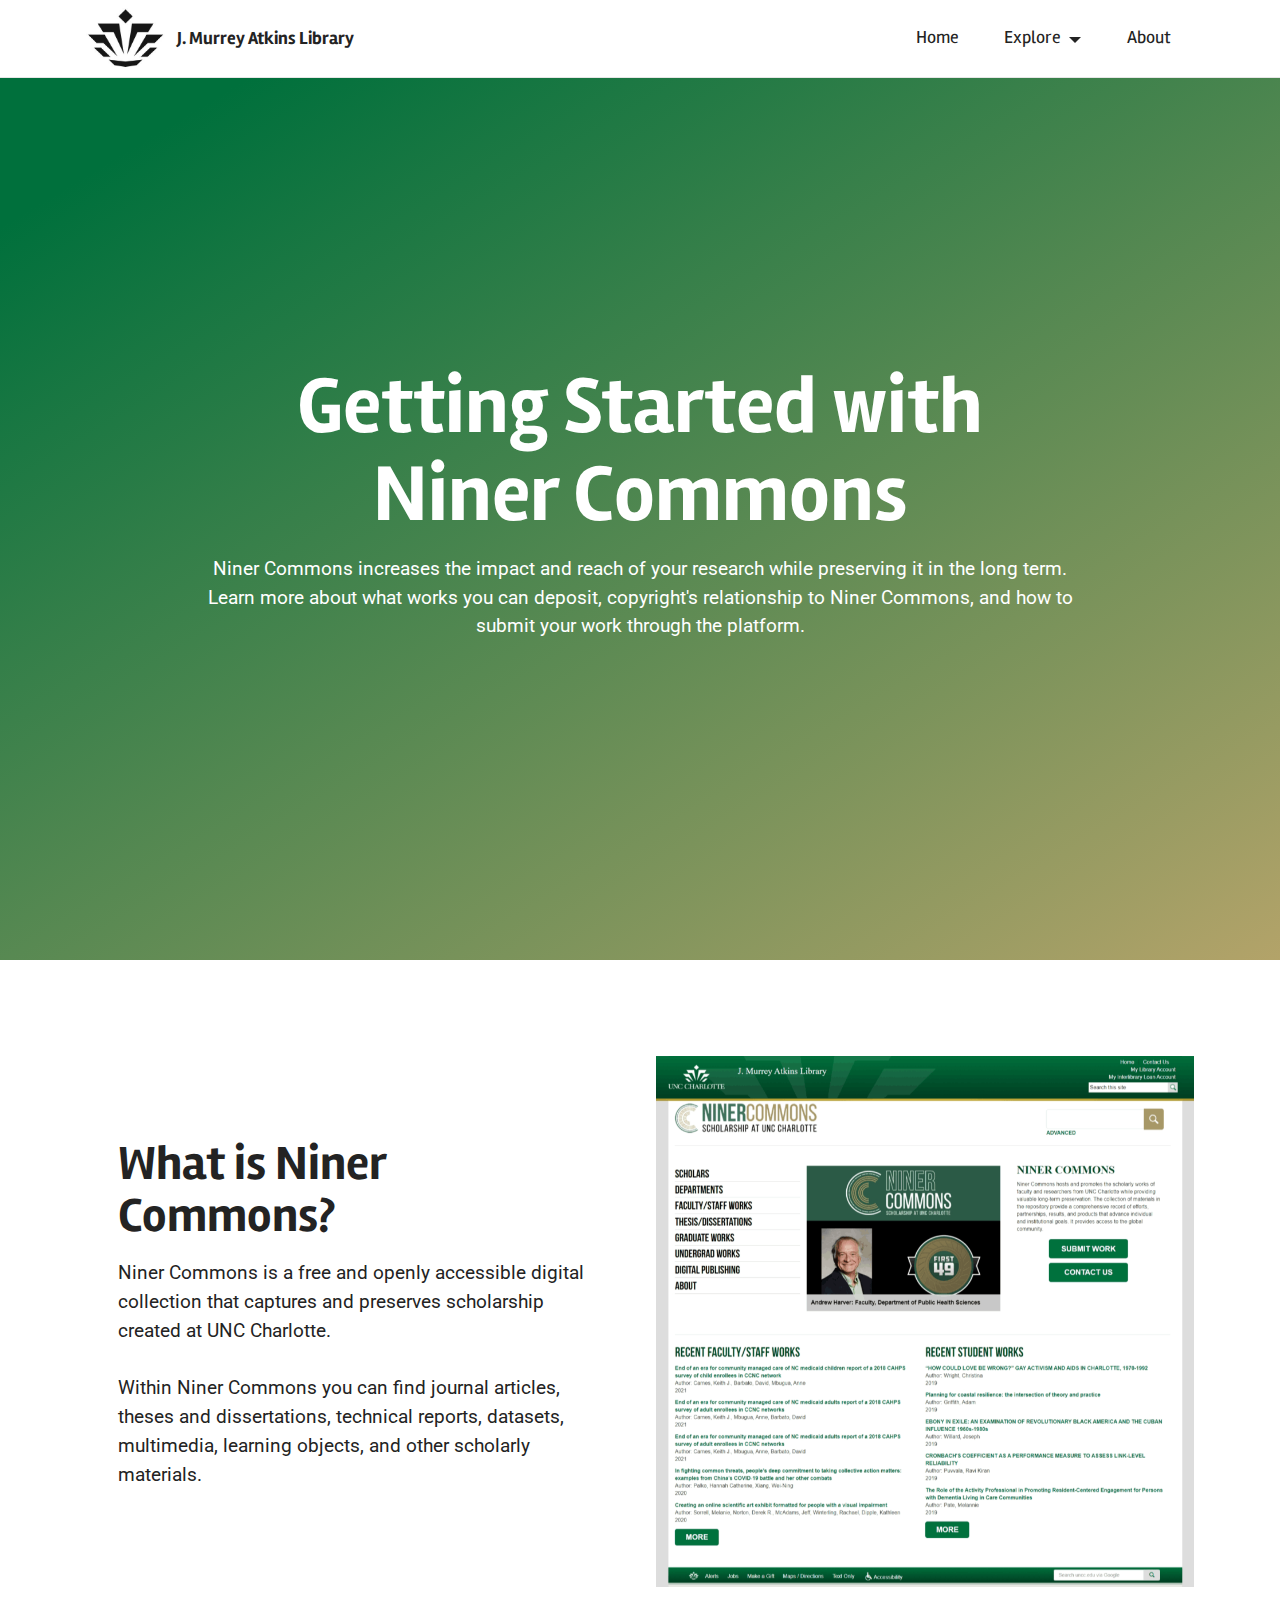
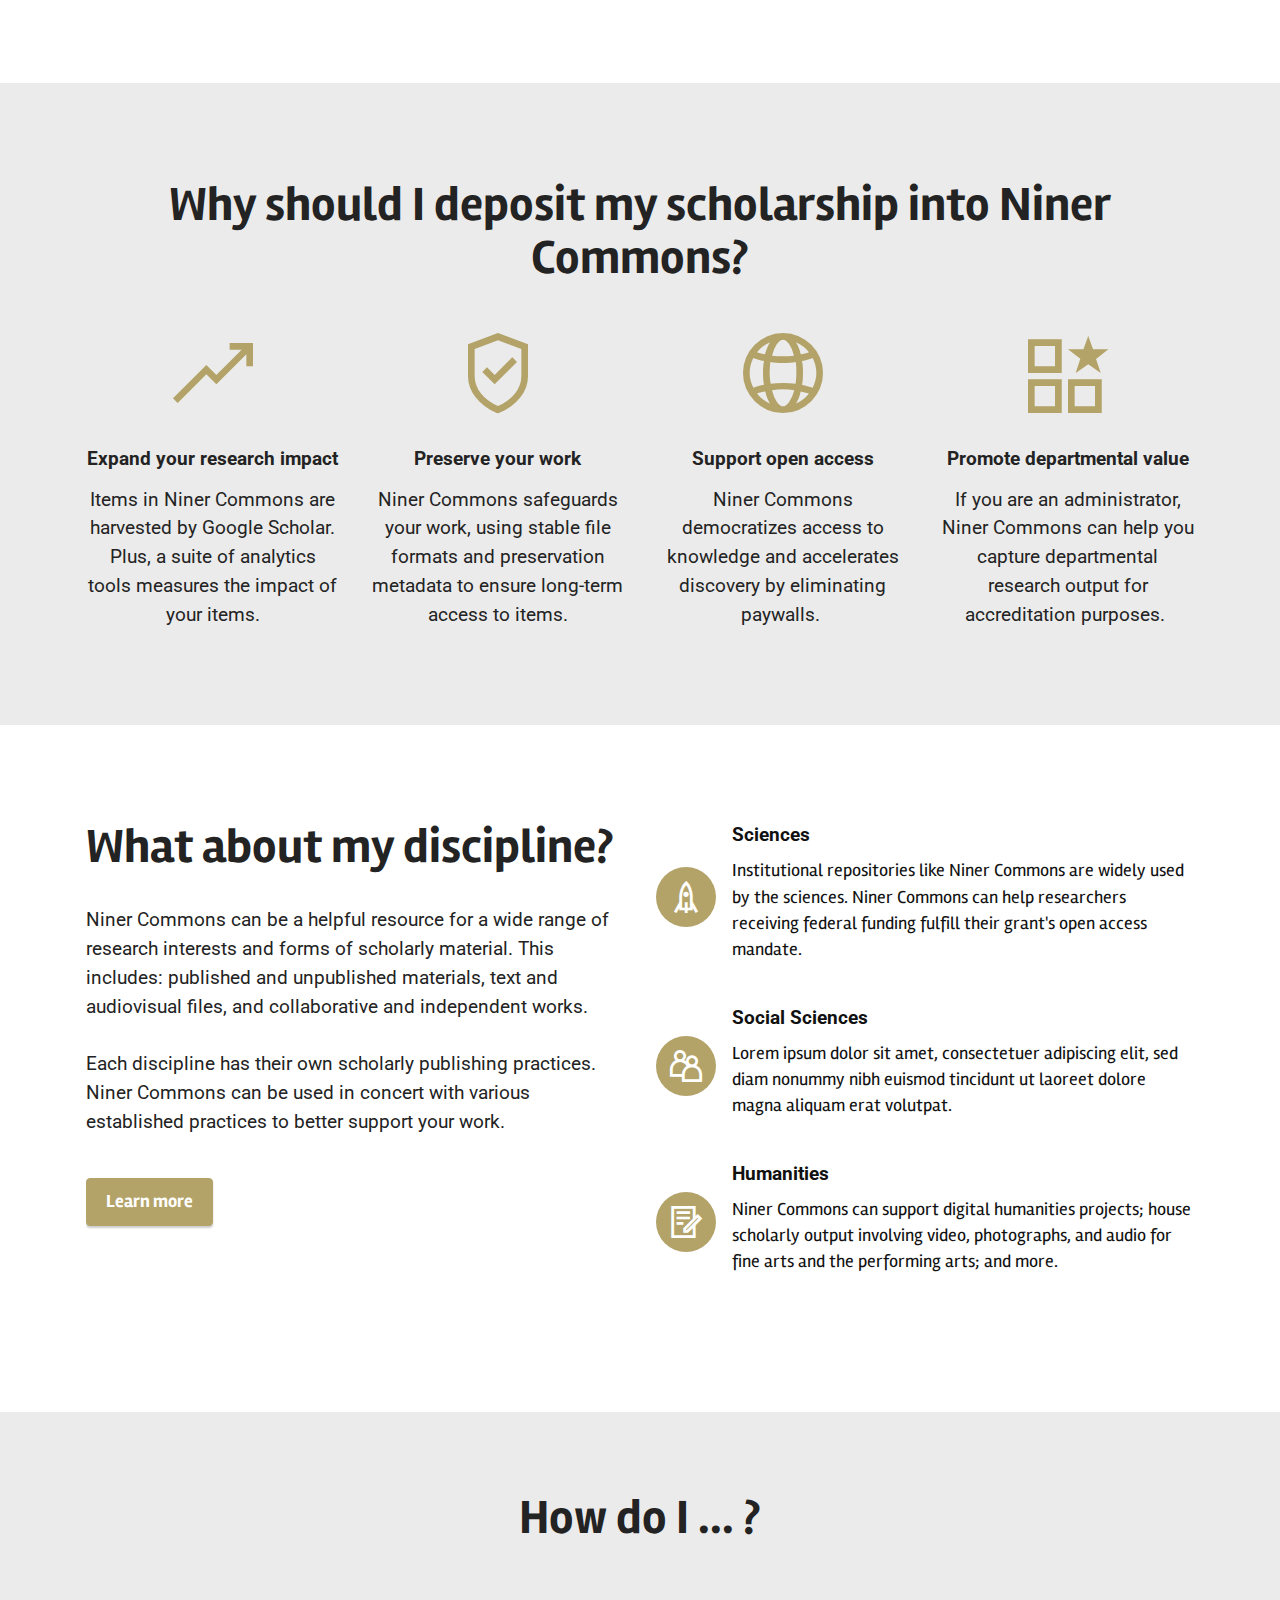
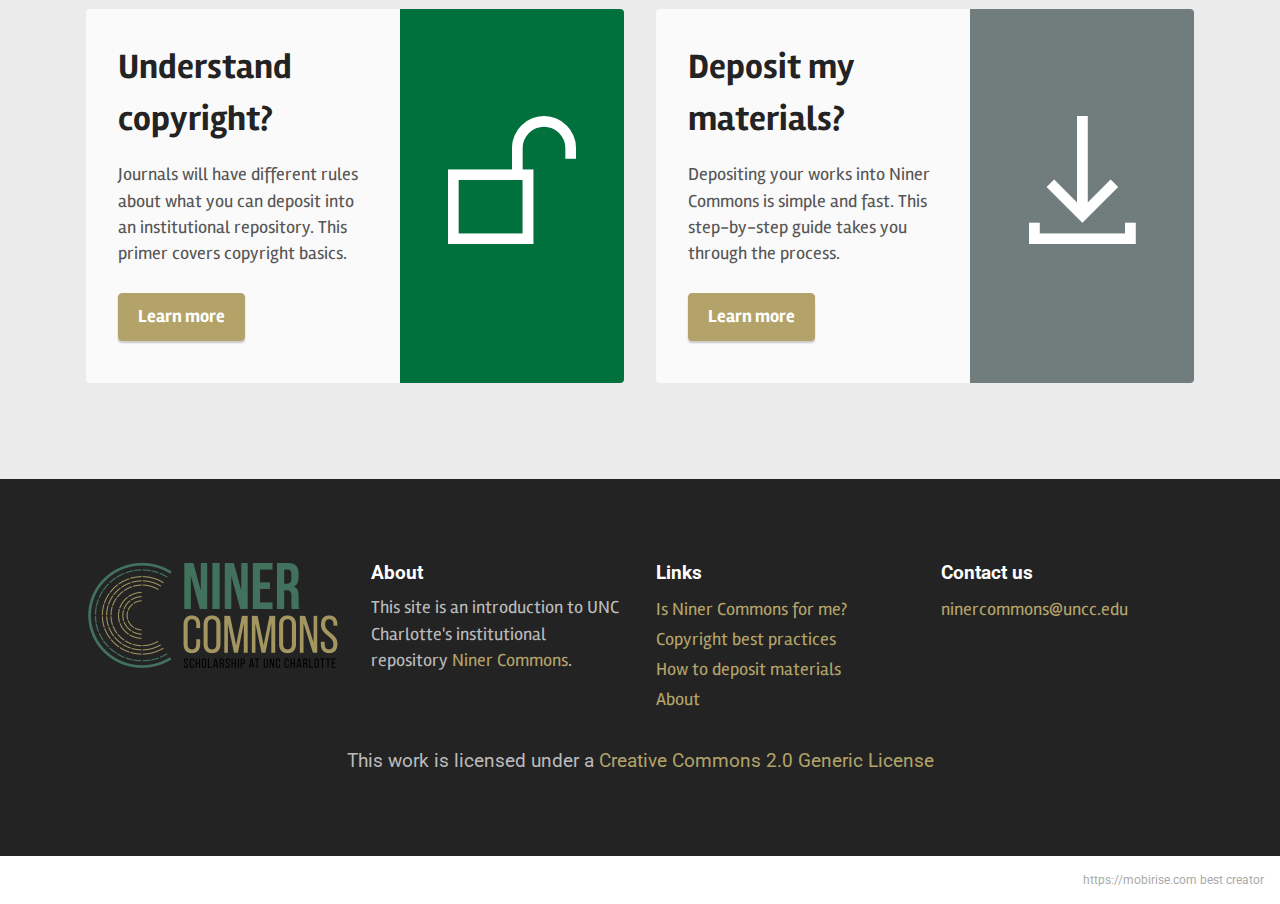
<file: index.html>
<!DOCTYPE html>
<html  >
<head>
  <!-- Site made with Mobirise Website Builder v5.3.5, https://mobirise.com -->
  <meta charset="UTF-8">
  <meta http-equiv="X-UA-Compatible" content="IE=edge">
  <meta name="generator" content="Mobirise v5.3.5, mobirise.com">
  <meta name="viewport" content="width=device-width, initial-scale=1, minimum-scale=1">
  <link rel="shortcut icon" href="assets/images/unc-charlotte-favicon.ico" type="image/x-icon">
  <meta name="description" content="">
  
  
  <title>Home</title>
  <link rel="stylesheet" href="assets/web/assets/mobirise-icons2/mobirise2.css">
  <link rel="stylesheet" href="assets/web/assets/mobirise-icons-bold/mobirise-icons-bold.css">
  <link rel="stylesheet" href="assets/tether/tether.min.css">
  <link rel="stylesheet" href="assets/bootstrap/css/bootstrap.min.css">
  <link rel="stylesheet" href="assets/bootstrap/css/bootstrap-grid.min.css">
  <link rel="stylesheet" href="assets/bootstrap/css/bootstrap-reboot.min.css">
  <link rel="stylesheet" href="assets/dropdown/css/style.css">
  <link rel="stylesheet" href="assets/socicon/css/styles.css">
  <link rel="stylesheet" href="assets/theme/css/style.css">
  <link rel="preload" href="https://fonts.googleapis.com/css?family=Rambla:400,400i,700,700i&display=swap" as="style" onload="this.onload=null;this.rel='stylesheet'">
  <noscript><link rel="stylesheet" href="https://fonts.googleapis.com/css?family=Rambla:400,400i,700,700i&display=swap"></noscript>
  <link rel="preload" href="https://fonts.googleapis.com/css?family=Roboto:100,100i,300,300i,400,400i,500,500i,700,700i,900,900i&display=swap" as="style" onload="this.onload=null;this.rel='stylesheet'">
  <noscript><link rel="stylesheet" href="https://fonts.googleapis.com/css?family=Roboto:100,100i,300,300i,400,400i,500,500i,700,700i,900,900i&display=swap"></noscript>
  <link rel="preload" as="style" href="assets/mobirise/css/mbr-additional.css"><link rel="stylesheet" href="assets/mobirise/css/mbr-additional.css" type="text/css">
  
  
  
  
</head>
<body>
  
  <section class="menu cid-s48OLK6784" once="menu" id="menu1-h">
    
    <nav class="navbar navbar-dropdown navbar-fixed-top navbar-expand-lg">
        <div class="container">
            <div class="navbar-brand">
                <span class="navbar-logo">
                    <a href="http://library.uncc.edu/">
                        <img src="assets/images/uncc-crown-logo-blk-226x175.jpg" alt="Mobirise" style="height: 3.8rem;">
                    </a>
                </span>
                <span class="navbar-caption-wrap"><a class="navbar-caption text-black text-primary display-4" href="http://library.uncc.edu/">J. Murrey Atkins Library</a></span>
            </div>
            <button class="navbar-toggler" type="button" data-toggle="collapse" data-target="#navbarSupportedContent" aria-controls="navbarNavAltMarkup" aria-expanded="false" aria-label="Toggle navigation">
                <div class="hamburger">
                    <span></span>
                    <span></span>
                    <span></span>
                    <span></span>
                </div>
            </button>
            <div class="collapse navbar-collapse" id="navbarSupportedContent">
                <ul class="navbar-nav nav-dropdown nav-right" data-app-modern-menu="true"><li class="nav-item"><a class="nav-link link text-black text-primary display-4" href="index.html">Home</a></li>
                    <li class="nav-item dropdown"><a class="nav-link link text-black dropdown-toggle display-4" href="#" data-toggle="dropdown-submenu" aria-expanded="true">Explore</a><div class="dropdown-menu"><a class="text-black dropdown-item text-primary display-4" href="is-niner-commons-for-me.html">Is Niner Commons for me?</a><a class="text-black dropdown-item text-primary display-4" href="copyright-best-practices.html">Copyright best practices</a><a class="text-black dropdown-item text-primary display-4" href="how-to-deposit-materials.html">How to deposit materials</a></div></li><li class="nav-item"><a class="nav-link link text-black text-primary display-4" href="about.html">About</a></li></ul>
                
                
            </div>
        </div>
    </nav>

</section>

<section class="header18 cid-swoLvf60Xy mbr-fullscreen" id="header18-m">

    

    

    <div class="align-center container">
        <div class="row justify-content-center">
            <div class="col-12 col-lg-10">
                <h1 class="mbr-section-title mbr-fonts-style mbr-white mb-3 display-1"><strong>Getting Started with </strong><br><strong>Niner Commons</strong></h1>
                
                <p class="mbr-text mbr-fonts-style mbr-white display-7">Niner Commons increases the impact and reach of your research while preserving it in the long term. <br>Learn more about what works you can deposit, copyright's relationship to Niner Commons, and how to submit your work through the platform.</p>
                
            </div>
        </div>
    </div>
</section>

<section class="image2 cid-swszEjRD6G" id="image2-n">
    

    

    <div class="container">
        <div class="row align-items-center">
            <div class="col-12 col-lg-6">
                <div class="image-wrapper">
                    <img src="assets/images/nchomepage-3-1076x989.png" alt="Mobirise">
                    
                </div>
            </div>
            <div class="col-12 col-lg">
                <div class="text-wrapper">
                    <h3 class="mbr-section-title mbr-fonts-style mb-3 display-2"><strong>What is Niner Commons?</strong></h3>
                    <p class="mbr-text mbr-fonts-style display-7">
                        Niner Commons is a free and openly accessible digital collection that captures and preserves scholarship created at UNC Charlotte.<em>&nbsp;</em><br><br>Within Niner Commons you can find journal articles, theses and dissertations, technical reports, datasets, multimedia, learning objects, and other scholarly materials.&nbsp;<br></p>
                </div>
            </div>
        </div>
    </div>
</section>

<section class="features1 cid-swszKl7R3k" id="features1-o">
    

    
    <div class="container">
        <div class="row">
            <div class="col-12">
                <h3 class="mbr-section-title mbr-fonts-style align-center mb-0 display-2"><strong>Why should I deposit my scholarship into Niner Commons?</strong></h3>
                
            </div>
        </div>
        <div class="row">
            <div class="card col-12 col-md-6 col-lg-3">
                <div class="card-wrapper">
                    <div class="card-box align-center">
                        <div class="iconfont-wrapper">
                            <span class="mbr-iconfont mobi-mbri-growing-chart mobi-mbri"></span>
                        </div>
                        <h5 class="card-title mbr-fonts-style display-7"><strong>Expand your research impact</strong></h5>
                        <p class="card-text mbr-fonts-style display-7">Items in Niner Commons are harvested by Google Scholar. Plus, a suite of analytics tools measures the impact of your items.</p>
                    </div>
                </div>
            </div>
            <div class="card col-12 col-md-6 col-lg-3">
                <div class="card-wrapper">
                    <div class="card-box align-center">
                        <div class="iconfont-wrapper">
                            <span class="mbr-iconfont mobi-mbri-protect mobi-mbri"></span>
                        </div>
                        <h5 class="card-title mbr-fonts-style display-7"><strong>Preserve your work</strong></h5>
                        <p class="card-text mbr-fonts-style display-7">Niner Commons safeguards your work, using stable file formats and preservation metadata to ensure long-term access to items.</p>
                    </div>
                </div>
            </div>
            <div class="card col-12 col-md-6 col-lg-3">
                <div class="card-wrapper">
                    <div class="card-box align-center">
                        <div class="iconfont-wrapper">
                            <span class="mbr-iconfont mobi-mbri-globe-2 mobi-mbri"></span>
                        </div>
                        <h5 class="card-title mbr-fonts-style display-7"><strong>Support open access</strong></h5>
                        <p class="card-text mbr-fonts-style display-7">Niner Commons democratizes access to knowledge and accelerates discovery by eliminating paywalls.&nbsp;<br></p>
                    </div>
                </div>
            </div>
            <div class="card col-12 col-md-6 col-lg-3">
                <div class="card-wrapper">
                    <div class="card-box align-center">
                        <div class="iconfont-wrapper">
                            <span class="mbr-iconfont mobi-mbri-features mobi-mbri"></span>
                        </div>
                        <h5 class="card-title mbr-fonts-style display-7"><strong>Promote departmental value</strong></h5>
                        <p class="card-text mbr-fonts-style display-7">If you are an administrator, Niner Commons can help you capture departmental research output for accreditation purposes.&nbsp;</p>
                    </div>
                </div>
            </div>
        </div>
    </div>
</section>

<section class="features12 cid-sw6mWQOu9M" id="features13-k">

    
    
    <div class="container">
        <div class="row justify-content-center">
            <div class="col-12 col-lg-6">
                <div class="card-wrapper">
                    <div class="card-box align-left">
                        <h4 class="card-title mbr-fonts-style mb-4 display-2">
                            <strong>What about my discipline?</strong></h4>
                        <p class="mbr-text mbr-fonts-style mb-4 display-7">
                            Niner Commons can be a helpful resource for a wide range of research interests and forms of scholarly material. This includes: published and unpublished materials, text and audiovisual files, and collaborative and independent works.<br><br>Each discipline has their own scholarly publishing practices. Niner Commons can be used in concert with various established practices to better support your work.</p>
                        <div class="mbr-section-btn"><a class="btn btn-primary display-4" href="is-niner-commons-for-me.html">Learn more</a></div>
                    </div>
                </div>
            </div>
            <div class="col-12 col-lg-6">
                <div class="item mbr-flex">
                    <div class="icon-box">
                        <span class="mbr-iconfont mobi-mbri-rocket mobi-mbri"></span>
                    </div>
                    <div class="text-box">
                        <h4 class="icon-title mbr-black mbr-fonts-style display-7">
                            <strong>Sciences</strong></h4>
                        <h5 class="icon-text mbr-black mbr-fonts-style display-4">Institutional repositories like Niner Commons are widely used by the sciences. Niner Commons can help researchers receiving federal funding fulfill their grant's open access mandate.&nbsp;&nbsp;</h5>
                    </div>
                </div>
                <div class="item mbr-flex">
                    <div class="icon-box">
                        <span class="mbr-iconfont mobi-mbri-users mobi-mbri"></span>
                    </div>
                    <div class="text-box">
                        <h4 class="icon-title mbr-black mbr-fonts-style display-7">
                            <strong>Social Sciences</strong></h4>
                        <h5 class="icon-text mbr-black mbr-fonts-style display-4">Lorem ipsum dolor sit amet, consectetuer adipiscing elit, sed diam nonummy nibh euismod tincidunt ut laoreet dolore magna aliquam erat volutpat.</h5>
                    </div>
                </div>
                <div class="item mbr-flex">
                    <div class="icon-box">
                        <span class="mbr-iconfont mobi-mbri-contact-form mobi-mbri"></span>
                    </div>
                    <div class="text-box">
                        <h4 class="icon-title mbr-black mbr-fonts-style display-7">
                            <strong>Humanities</strong></h4>
                        <h5 class="icon-text mbr-black mbr-fonts-style display-4">Niner Commons can support digital humanities projects; house scholarly output involving video, photographs, and audio for fine arts and the performing arts; and more.</h5>
                    </div>
                </div>
            </div>
        </div>
    </div>
</section>

<section class="content4 cid-swsJz57R2c" id="content4-v">
    
    
    <div class="container">
        <div class="row justify-content-center">
            <div class="title col-md-12 col-lg-10">
                <h3 class="mbr-section-title mbr-fonts-style align-center mb-4 display-2">
                    <strong>How do I ... ?</strong></h3>
                
                
            </div>
        </div>
    </div>
</section>

<section class="features5 cid-swsJqZ1ubr" id="features6-u">

    

    
    <div class="container">
        <div class="row justify-content-center">
            <div class="card col-12 col-lg-6">
                <div class="card-wrapper mbr-flex">
                    <div class="card-box align-left">
                        
                        <h5 class="card-title mbr-fonts-style align-left mb-3 display-5">
                            <strong>Understand copyright?</strong></h5>
                        <p class="mbr-text mbr-fonts-style mb-3 display-4">
                            Journals will have different rules about what you can deposit into an institutional repository. This primer covers copyright basics.</p>
                        <div class="mbr-section-btn"><a href="copyright-best-practices.html" class="btn btn-primary display-4">Learn more</a></div>
                    </div>
                    <div class="img-wrapper img1 align-center">
                        <span class="mbr-iconfont mobi-mbri-unlock mobi-mbri"></span>
                    </div>
                </div>
            </div>

            <div class="card col-12 col-lg-6">
                <div class="card-wrapper mbr-flex">
                    <div class="card-box align-left">
                        
                        <h5 class="card-title mbr-fonts-style align-left mb-3 display-5">
                            <strong>Deposit my materials?</strong></h5>
                        <p class="mbr-text mbr-fonts-style mb-3 display-4">Depositing your works into Niner Commons is simple and fast. This step-by-step guide takes you through the process.</p>
                        <div class="mbr-section-btn"><a href="how-to-deposit-materials.html" class="btn btn-primary display-4">Learn more</a></div>
                    </div>
                    <div class="img-wrapper img2 align-center">
                        <span class="mbr-iconfont mobi-mbri-download mobi-mbri"></span>
                    </div>
                </div>
            </div>
        </div>
    </div>
</section>

<section class="footer4 cid-swt0ltXsSZ" once="footers" id="footer4-z">

    
    
    <div class="container">
        <div class="row mbr-white">
            <div class="col-6 col-lg-3">
                <div class="media-wrap col-md-12 col-12">
                    <a href="https://mobiri.se/">
                        <img src="assets/images/ninercommons-logo-506x222.png" alt="Mobirise">
                    </a>
                </div>
            </div>
            <div class="col-12 col-md-6 col-lg-3">
                <h5 class="mbr-section-subtitle mbr-fonts-style mb-2 display-7">
                    <strong>About</strong>
                </h5>
                <p class="mbr-text mbr-fonts-style mb-4 display-4">
                    This site is an introduction to UNC Charlotte's institutional repository&nbsp;<a href="https://ninercommons.uncc.edu/" class="text-primary" target="_blank">Niner Commons</a>.</p>
                
                
            </div>
            <div class="col-12 col-md-6 col-lg-3">
                <h5 class="mbr-section-subtitle mbr-fonts-style mb-2 display-7">
                    <strong>Links</strong></h5>
                <ul class="list mbr-fonts-style display-4">
                    <li class="mbr-text item-wrap"><a href="is-niner-commons-for-me.html" class="text-primary">Is Niner Commons for me?</a></li>
                    <li class="mbr-text item-wrap"><span style="font-size: 1.1rem;"><a href="copyright-best-practices.html" class="text-primary">Copyright best practices</a></span></li><li class="mbr-text item-wrap"><span style="font-size: 1.1rem;"><a href="how-to-deposit-materials.html" class="text-primary">How to deposit materials</a></span><br></li>
                    <li class="mbr-text item-wrap"><a href="about.html" class="text-primary">About</a></li>
                </ul>
            </div>
            <div class="col-12 col-md-6 col-lg-3">
                <h5 class="mbr-section-subtitle mbr-fonts-style mb-2 display-7"><strong>Contact us</strong></h5>
                <ul class="list mbr-fonts-style display-4">
                    <li class="mbr-text item-wrap"><a href="mailto:ninercommons@uncc.edu" class="text-primary">ninercommons@uncc.edu</a></li>
                </ul>
            </div>
            <div class="col-12 mt-4">
                <p class="mbr-text mb-0 mbr-fonts-style copyright align-center display-7">
                    This work is licensed under a <a href="https://creativecommons.org/licenses/by/2.0/" class="text-primary" target="_blank">Creative Commons 2.0 Generic License</a></p>
            </div>
        </div>
    </div>
</section><section style="background-color: #fff; font-family: -apple-system, BlinkMacSystemFont, 'Segoe UI', 'Roboto', 'Helvetica Neue', Arial, sans-serif; color:#aaa; font-size:12px; padding: 0; align-items: center; display: flex;"><a href="https://mobirise.site/t" style="flex: 1 1; height: 3rem; padding-left: 1rem;"></a><p style="flex: 0 0 auto; margin:0; padding-right:1rem;"><a href="https://mobirise.site" style="color:#aaa;">https://mobirise.com</a> best creator</p></section><script src="assets/web/assets/jquery/jquery.min.js"></script>  <script src="assets/popper/popper.min.js"></script>  <script src="assets/tether/tether.min.js"></script>  <script src="assets/bootstrap/js/bootstrap.min.js"></script>  <script src="assets/smoothscroll/smooth-scroll.js"></script>  <script src="assets/dropdown/js/nav-dropdown.js"></script>  <script src="assets/dropdown/js/navbar-dropdown.js"></script>  <script src="assets/touchswipe/jquery.touch-swipe.min.js"></script>  <script src="assets/theme/js/script.js"></script>  
  
  
</body>
</html>
</file>
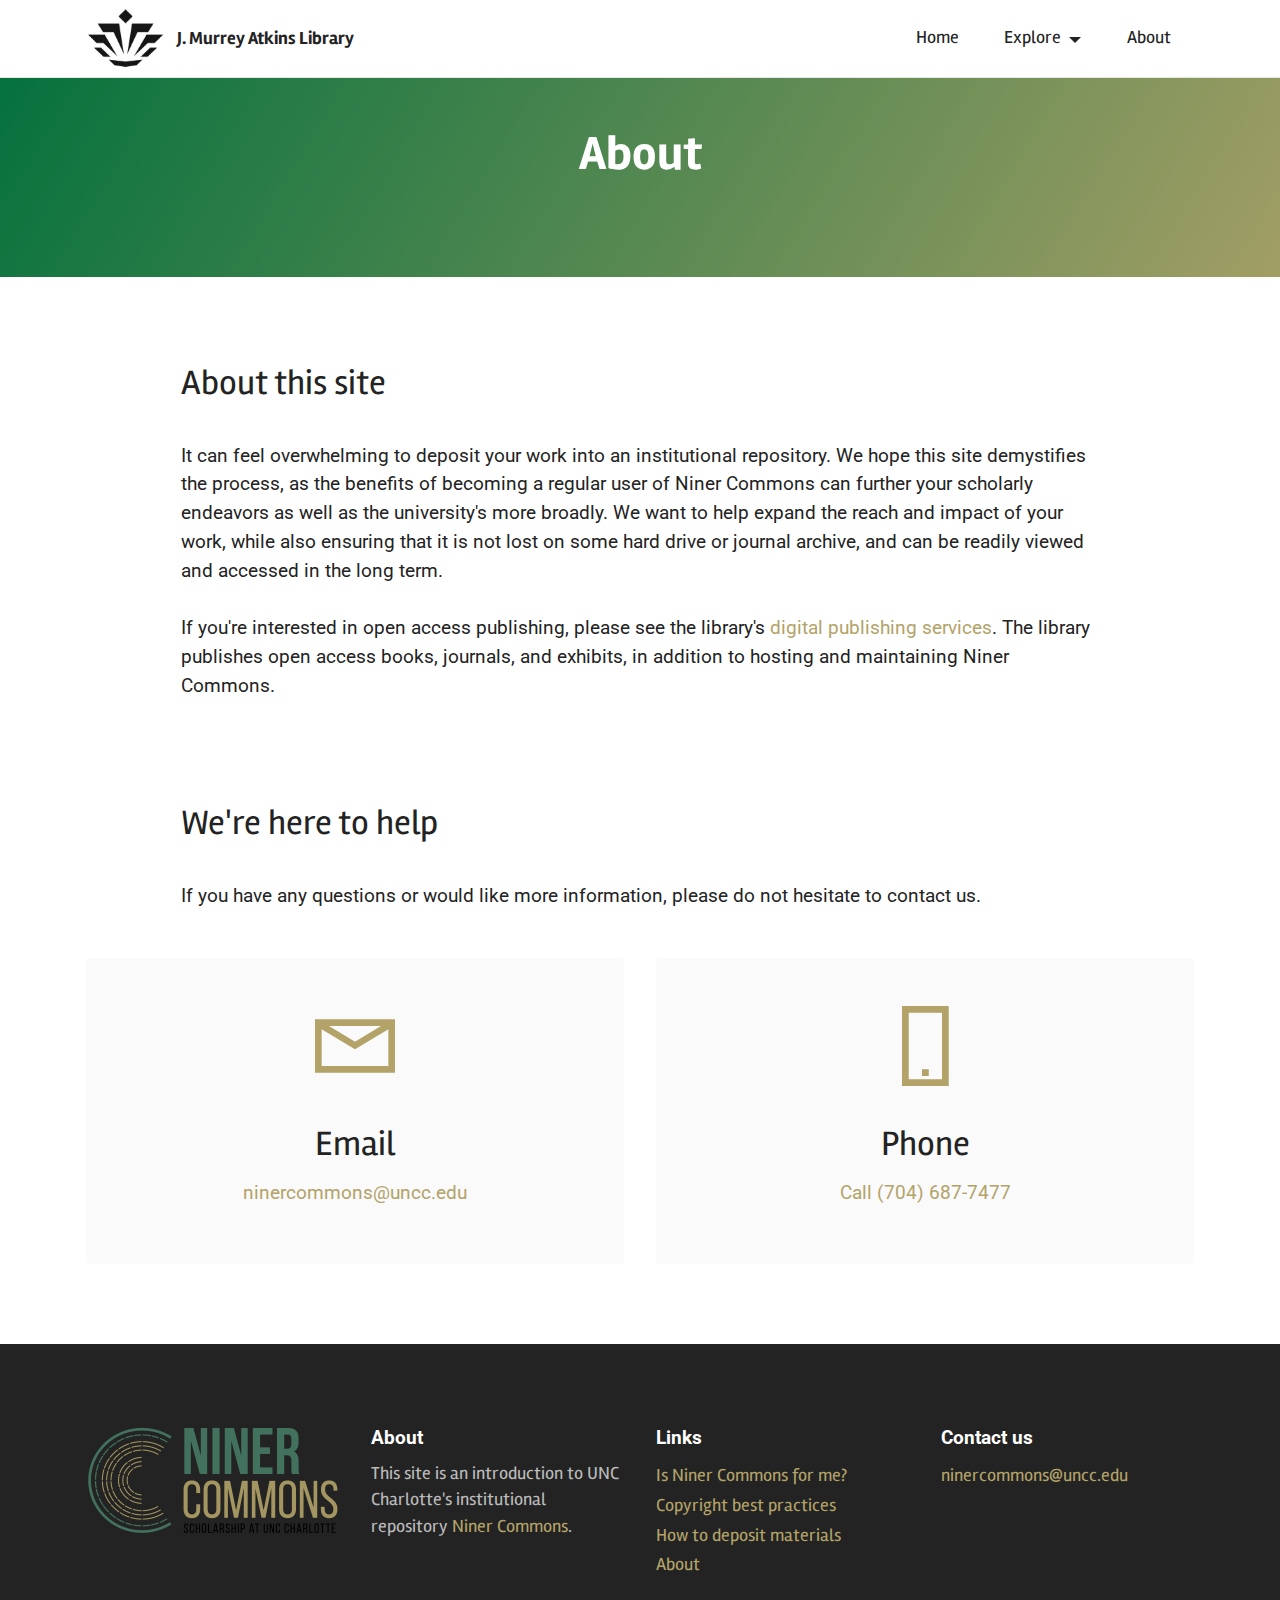
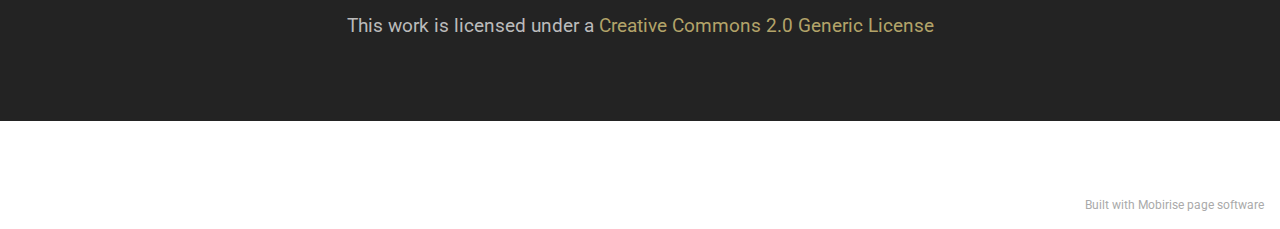
<file: about.html>
<!DOCTYPE html>
<html  >
<head>
  <!-- Site made with Mobirise Website Builder v5.3.5, https://mobirise.com -->
  <meta charset="UTF-8">
  <meta http-equiv="X-UA-Compatible" content="IE=edge">
  <meta name="generator" content="Mobirise v5.3.5, mobirise.com">
  <meta name="viewport" content="width=device-width, initial-scale=1, minimum-scale=1">
  <link rel="shortcut icon" href="assets/images/unc-charlotte-favicon.ico" type="image/x-icon">
  <meta name="description" content="">
  
  
  <title>About</title>
  <link rel="stylesheet" href="assets/web/assets/mobirise-icons2/mobirise2.css">
  <link rel="stylesheet" href="assets/tether/tether.min.css">
  <link rel="stylesheet" href="assets/bootstrap/css/bootstrap.min.css">
  <link rel="stylesheet" href="assets/bootstrap/css/bootstrap-grid.min.css">
  <link rel="stylesheet" href="assets/bootstrap/css/bootstrap-reboot.min.css">
  <link rel="stylesheet" href="assets/dropdown/css/style.css">
  <link rel="stylesheet" href="assets/socicon/css/styles.css">
  <link rel="stylesheet" href="assets/theme/css/style.css">
  <link rel="preload" href="https://fonts.googleapis.com/css?family=Rambla:400,400i,700,700i&display=swap" as="style" onload="this.onload=null;this.rel='stylesheet'">
  <noscript><link rel="stylesheet" href="https://fonts.googleapis.com/css?family=Rambla:400,400i,700,700i&display=swap"></noscript>
  <link rel="preload" href="https://fonts.googleapis.com/css?family=Roboto:100,100i,300,300i,400,400i,500,500i,700,700i,900,900i&display=swap" as="style" onload="this.onload=null;this.rel='stylesheet'">
  <noscript><link rel="stylesheet" href="https://fonts.googleapis.com/css?family=Roboto:100,100i,300,300i,400,400i,500,500i,700,700i,900,900i&display=swap"></noscript>
  <link rel="preload" as="style" href="assets/mobirise/css/mbr-additional.css"><link rel="stylesheet" href="assets/mobirise/css/mbr-additional.css" type="text/css">
  
  
  
  
</head>
<body>
  
  <section class="content4 cid-swtRArj09s mbr-parallax-background" id="content4-1t">
    
    
    <div class="container">
        <div class="row justify-content-center">
            <div class="title col-md-12 col-lg-10">
                <h3 class="mbr-section-title mbr-fonts-style align-center mb-4 display-2">
                    <strong>About</strong></h3>
                
                
            </div>
        </div>
    </div>
</section>

<section class="content5 cid-swtRAsdJgz" id="content5-1u">
    
    <div class="container">
        <div class="row justify-content-center">
            <div class="col-md-12 col-lg-10">
                
                <h4 class="mbr-section-subtitle mbr-fonts-style mb-4 display-5">
                    About this site</h4>
                <p class="mbr-text mbr-fonts-style display-7">
                    It can feel overwhelming to deposit your work into an institutional repository. We hope this site demystifies the process, as the benefits of becoming a regular user of Niner Commons can further your scholarly endeavors as well as the university's more broadly. We want to help expand the reach and impact of your work, while also ensuring that it is not lost on some hard drive or journal archive, and can be readily viewed and accessed in the long term.<br><br>If you're interested in open access publishing, please see the library's <a href="https://library.uncc.edu/research-write/publishing/digital-publishing-services" class="text-primary" target="_blank">digital publishing services</a>. The library publishes open access books, journals, and exhibits, in addition to hosting and maintaining Niner Commons.</p>
            </div>
        </div>
    </div>
</section>

<section class="content5 cid-swyFW8PABg" id="content5-22">
    
    <div class="container">
        <div class="row justify-content-center">
            <div class="col-md-12 col-lg-10">
                
                <h4 class="mbr-section-subtitle mbr-fonts-style mb-4 display-5">We're here to help</h4>
                <p class="mbr-text mbr-fonts-style display-7">
                    If you have any questions or would like more information, please do not hesitate to contact us.</p>
            </div>
        </div>
    </div>
</section>

<section class="contacts1 cid-swyFu8ZDD0" id="contacts1-20">

    

    
    <div class="container">
        
        <div class="row justify-content-center mt-4">
            <div class="card col-12 col-lg-6">
                <div class="card-wrapper">
                    <div class="card-box align-center">
                        <div class="image-wrapper">
                            <span class="mbr-iconfont mobi-mbri-letter mobi-mbri"></span>
                        </div>
                        <h4 class="card-title mbr-fonts-style mb-2 display-5">
                            Email
                        </h4>
                        
                        <h5 class="link mbr-fonts-style display-7"><a href="mailto:ninercommons@uncc.edu" class="text-primary">ninercommons@uncc.edu</a></h5>
                    </div>
                </div>
            </div>
            <div class="card col-12 col-lg-6">
                <div class="card-wrapper">
                    <div class="card-box align-center">
                        <div class="image-wrapper">
                            <span class="mbr-iconfont mobi-mbri-mobile-2 mobi-mbri"></span>
                        </div>
                        <h4 class="card-title mbr-fonts-style align-center mb-2 display-5">
                            Phone
                        </h4>
                        
                        <h5 class="link mbr-black mbr-fonts-style display-7">
                            <a href="tel:+1-704-687-7477" class="text-primary">Call (704) 687-7477</a>
                        </h5>
                    </div>
                </div>
            </div>
        </div>
    </div>
</section>

<section class="footer4 cid-swtRAuGmdn" once="footers" id="footer4-1y">

    
    
    <div class="container">
        <div class="row mbr-white">
            <div class="col-6 col-lg-3">
                <div class="media-wrap col-md-12 col-12">
                    <a href="https://mobiri.se/">
                        <img src="assets/images/ninercommons-logo-506x222.png" alt="Mobirise">
                    </a>
                </div>
            </div>
            <div class="col-12 col-md-6 col-lg-3">
                <h5 class="mbr-section-subtitle mbr-fonts-style mb-2 display-7">
                    <strong>About</strong>
                </h5>
                <p class="mbr-text mbr-fonts-style mb-4 display-4">
                    This site is an introduction to UNC Charlotte's institutional repository&nbsp;<a href="https://ninercommons.uncc.edu/" class="text-primary" target="_blank">Niner Commons</a>.</p>
                
                
            </div>
            <div class="col-12 col-md-6 col-lg-3">
                <h5 class="mbr-section-subtitle mbr-fonts-style mb-2 display-7">
                    <strong>Links</strong></h5>
                <ul class="list mbr-fonts-style display-4">
                    <li class="mbr-text item-wrap"><a href="is-niner-commons-for-me.html" class="text-primary">Is Niner Commons for me?</a></li>
                    <li class="mbr-text item-wrap"><span style="font-size: 1.1rem;"><a href="copyright-best-practices.html" class="text-primary">Copyright best practices</a></span></li><li class="mbr-text item-wrap"><span style="font-size: 1.1rem;"><a href="how-to-deposit-materials.html" class="text-primary">How to deposit materials</a></span><br></li>
                    <li class="mbr-text item-wrap"><a href="about.html" class="text-primary">About</a></li>
                </ul>
            </div>
            <div class="col-12 col-md-6 col-lg-3">
                <h5 class="mbr-section-subtitle mbr-fonts-style mb-2 display-7"><strong>Contact us</strong></h5>
                <ul class="list mbr-fonts-style display-4">
                    <li class="mbr-text item-wrap"><a href="mailto:ninercommons@uncc.edu" class="text-primary">ninercommons@uncc.edu</a></li>
                </ul>
            </div>
            <div class="col-12 mt-4">
                <p class="mbr-text mb-0 mbr-fonts-style copyright align-center display-7">
                    This work is licensed under a <a href="https://creativecommons.org/licenses/by/2.0/" class="text-primary" target="_blank">Creative Commons 2.0 Generic License</a></p>
            </div>
        </div>
    </div>
</section>

<section class="menu cid-swtRAvaeN0" once="menu" id="menu1-1z">
    
    <nav class="navbar navbar-dropdown navbar-fixed-top navbar-expand-lg">
        <div class="container">
            <div class="navbar-brand">
                <span class="navbar-logo">
                    <a href="http://library.uncc.edu/">
                        <img src="assets/images/uncc-crown-logo-blk-226x175.jpg" alt="Mobirise" style="height: 3.8rem;">
                    </a>
                </span>
                <span class="navbar-caption-wrap"><a class="navbar-caption text-black text-primary display-4" href="http://library.uncc.edu/">J. Murrey Atkins Library</a></span>
            </div>
            <button class="navbar-toggler" type="button" data-toggle="collapse" data-target="#navbarSupportedContent" aria-controls="navbarNavAltMarkup" aria-expanded="false" aria-label="Toggle navigation">
                <div class="hamburger">
                    <span></span>
                    <span></span>
                    <span></span>
                    <span></span>
                </div>
            </button>
            <div class="collapse navbar-collapse" id="navbarSupportedContent">
                <ul class="navbar-nav nav-dropdown nav-right" data-app-modern-menu="true"><li class="nav-item"><a class="nav-link link text-black text-primary display-4" href="index.html">Home</a></li>
                    <li class="nav-item dropdown open"><a class="nav-link link text-black dropdown-toggle display-4" href="#" data-toggle="dropdown-submenu" aria-expanded="true">Explore</a><div class="dropdown-menu"><a class="text-black dropdown-item text-primary display-4" href="is-niner-commons-for-me.html">Is Niner Commons for me?</a><a class="text-black dropdown-item text-primary display-4" href="copyright-best-practices.html">Copyright best practices</a><a class="text-black dropdown-item text-primary display-4" href="how-to-deposit-materials.html">How to deposit materials</a></div></li><li class="nav-item"><a class="nav-link link text-black text-primary display-4" href="about.html">About</a></li></ul>
                
                
            </div>
        </div>
    </nav>

</section><section style="background-color: #fff; font-family: -apple-system, BlinkMacSystemFont, 'Segoe UI', 'Roboto', 'Helvetica Neue', Arial, sans-serif; color:#aaa; font-size:12px; padding: 0; align-items: center; display: flex;"><a href="https://mobirise.site/s" style="flex: 1 1; height: 3rem; padding-left: 1rem;"></a><p style="flex: 0 0 auto; margin:0; padding-right:1rem;">Built with Mobirise <a href="https://mobirise.site/j" style="color:#aaa;">page</a> software</p></section><script src="assets/web/assets/jquery/jquery.min.js"></script>  <script src="assets/popper/popper.min.js"></script>  <script src="assets/tether/tether.min.js"></script>  <script src="assets/bootstrap/js/bootstrap.min.js"></script>  <script src="assets/smoothscroll/smooth-scroll.js"></script>  <script src="assets/parallax/jarallax.min.js"></script>  <script src="assets/dropdown/js/nav-dropdown.js"></script>  <script src="assets/dropdown/js/navbar-dropdown.js"></script>  <script src="assets/touchswipe/jquery.touch-swipe.min.js"></script>  <script src="assets/theme/js/script.js"></script>  
  
  
</body>
</html>
</file>
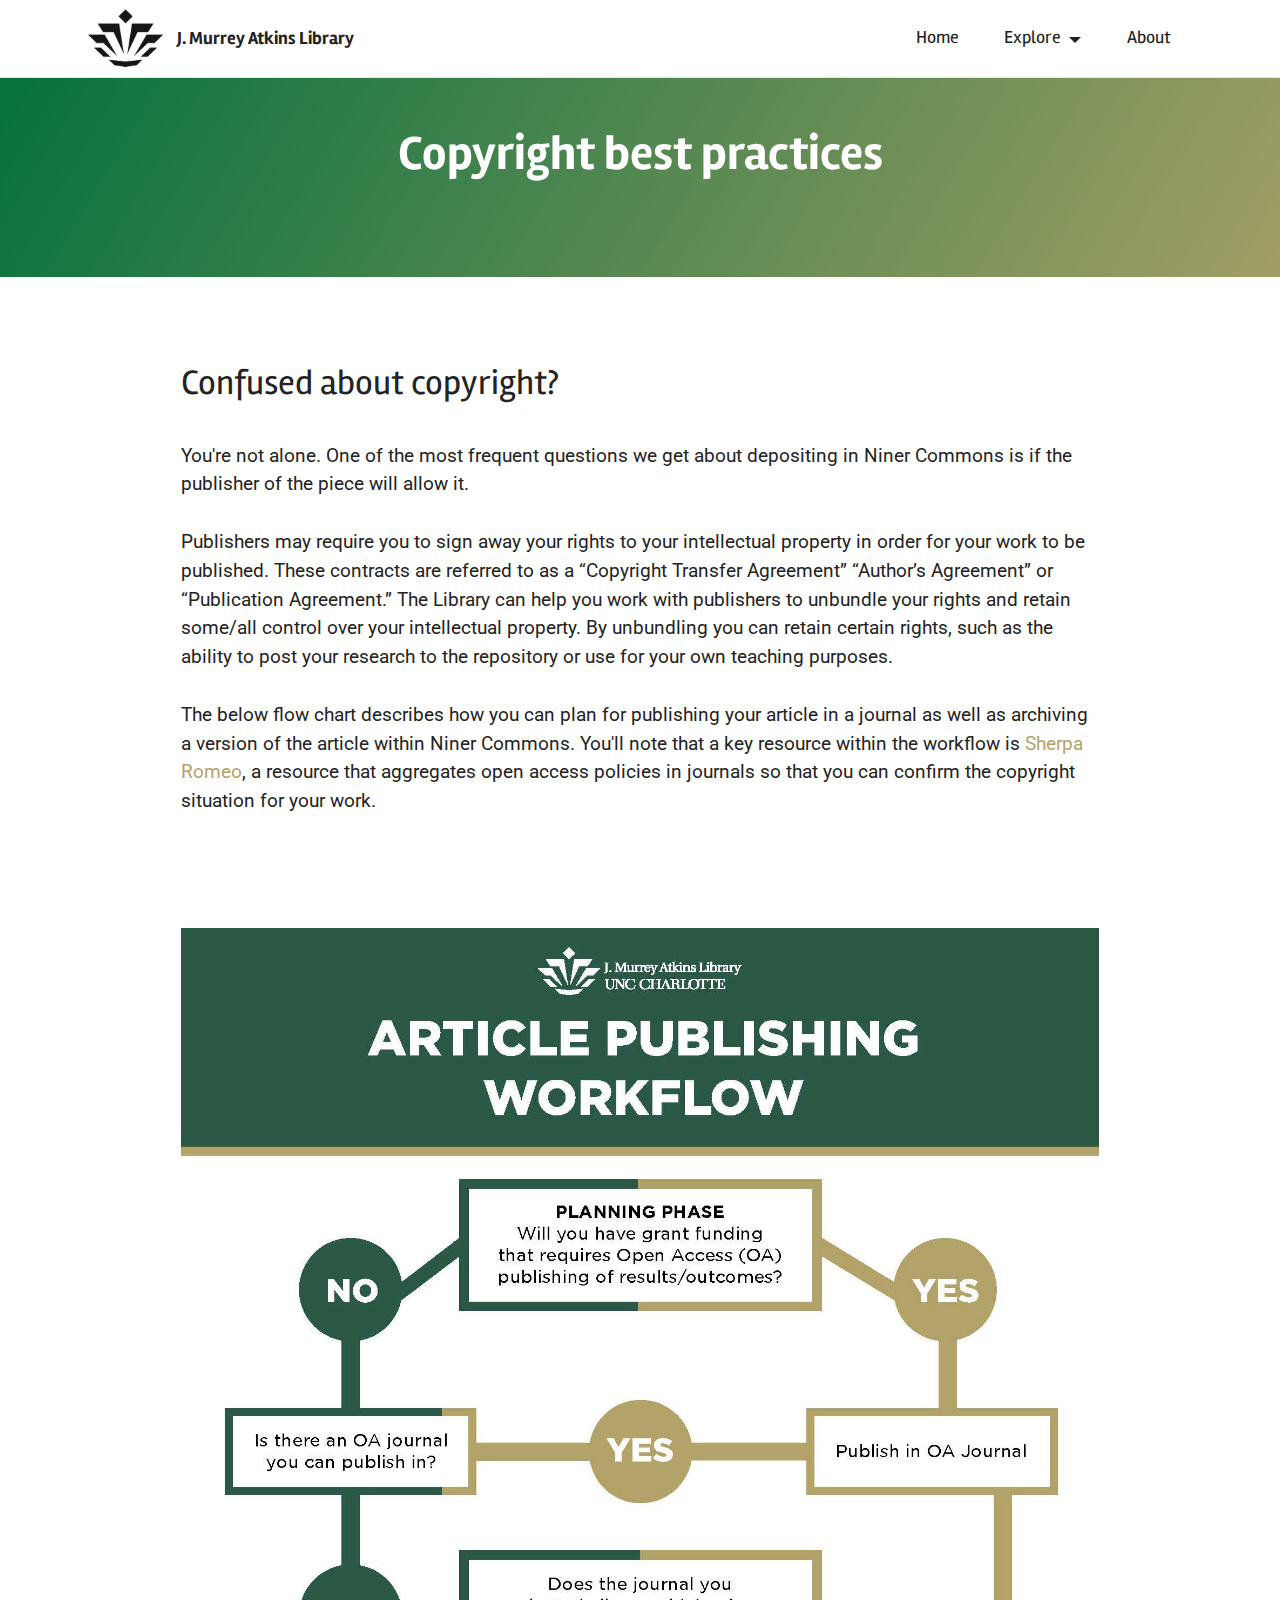
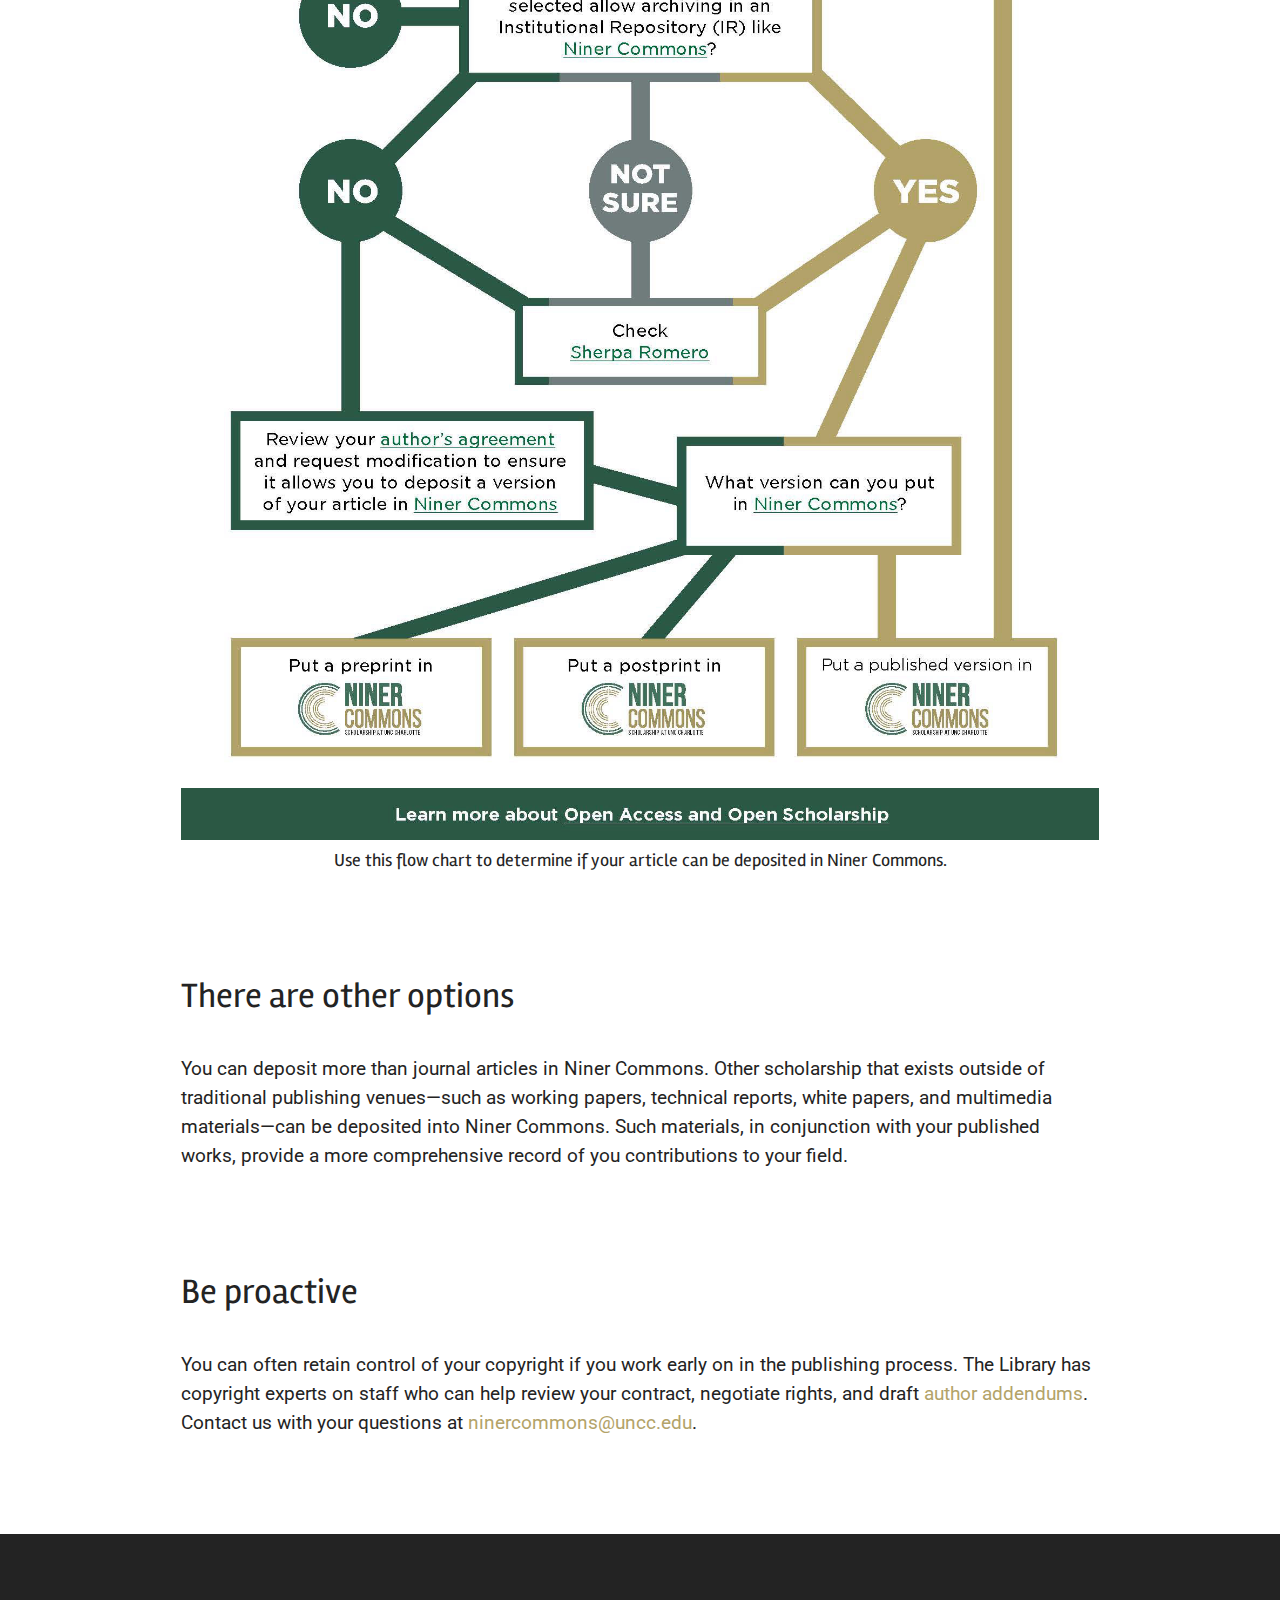
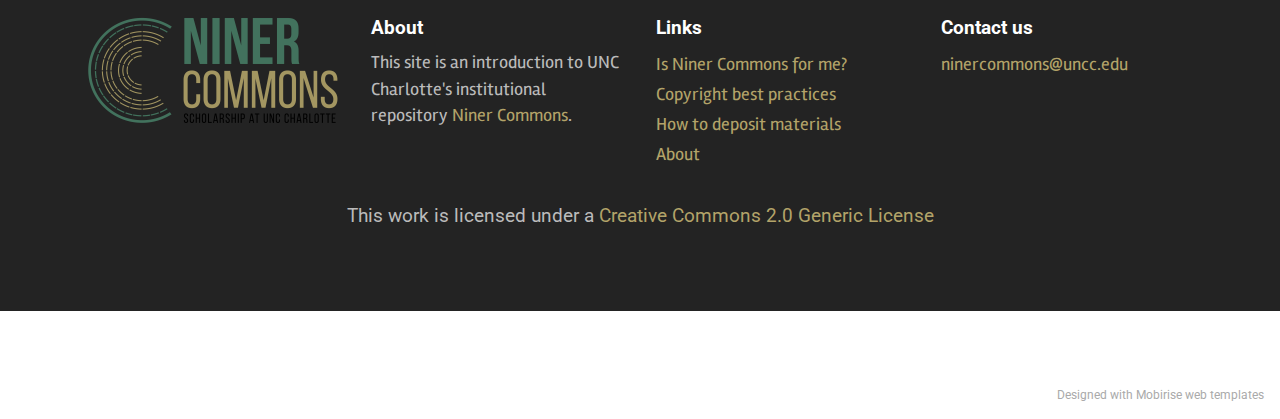
<file: copyright-best-practices.html>
<!DOCTYPE html>
<html  >
<head>
  <!-- Site made with Mobirise Website Builder v5.3.5, https://mobirise.com -->
  <meta charset="UTF-8">
  <meta http-equiv="X-UA-Compatible" content="IE=edge">
  <meta name="generator" content="Mobirise v5.3.5, mobirise.com">
  <meta name="viewport" content="width=device-width, initial-scale=1, minimum-scale=1">
  <link rel="shortcut icon" href="assets/images/unc-charlotte-favicon.ico" type="image/x-icon">
  <meta name="description" content="">
  
  
  <title>Copyright best practices</title>
  <link rel="stylesheet" href="assets/tether/tether.min.css">
  <link rel="stylesheet" href="assets/bootstrap/css/bootstrap.min.css">
  <link rel="stylesheet" href="assets/bootstrap/css/bootstrap-grid.min.css">
  <link rel="stylesheet" href="assets/bootstrap/css/bootstrap-reboot.min.css">
  <link rel="stylesheet" href="assets/dropdown/css/style.css">
  <link rel="stylesheet" href="assets/socicon/css/styles.css">
  <link rel="stylesheet" href="assets/theme/css/style.css">
  <link rel="preload" href="https://fonts.googleapis.com/css?family=Rambla:400,400i,700,700i&display=swap" as="style" onload="this.onload=null;this.rel='stylesheet'">
  <noscript><link rel="stylesheet" href="https://fonts.googleapis.com/css?family=Rambla:400,400i,700,700i&display=swap"></noscript>
  <link rel="preload" href="https://fonts.googleapis.com/css?family=Roboto:100,100i,300,300i,400,400i,500,500i,700,700i,900,900i&display=swap" as="style" onload="this.onload=null;this.rel='stylesheet'">
  <noscript><link rel="stylesheet" href="https://fonts.googleapis.com/css?family=Roboto:100,100i,300,300i,400,400i,500,500i,700,700i,900,900i&display=swap"></noscript>
  <link rel="preload" as="style" href="assets/mobirise/css/mbr-additional.css"><link rel="stylesheet" href="assets/mobirise/css/mbr-additional.css" type="text/css">
  
  
  
  
</head>
<body>
  
  <section class="content4 cid-swtQapUDfm mbr-parallax-background" id="content4-1a">
    
    
    <div class="container">
        <div class="row justify-content-center">
            <div class="title col-md-12 col-lg-10">
                <h3 class="mbr-section-title mbr-fonts-style align-center mb-4 display-2">
                    <strong>Copyright best practices</strong></h3>
                
                
            </div>
        </div>
    </div>
</section>

<section class="content5 cid-swtQaqj8aD" id="content5-1b">
    
    <div class="container">
        <div class="row justify-content-center">
            <div class="col-md-12 col-lg-10">
                
                <h4 class="mbr-section-subtitle mbr-fonts-style mb-4 display-5">Confused about copyright?&nbsp;</h4>
                <p class="mbr-text mbr-fonts-style display-7">You're not alone. One of the most frequent questions we get about depositing in Niner Commons is if the publisher of the piece will allow it.<br><br>Publishers may require you to sign away your rights to your intellectual property in order for your work to be published. These contracts are referred to as a “Copyright Transfer Agreement” “Author’s Agreement” or “Publication Agreement.” The Library can help you work with publishers to unbundle your rights and retain some/all control over your intellectual property. By unbundling you can retain certain rights, such as the ability to post your research to the repository or use for your own teaching purposes.&nbsp;<br><br>The below flow chart describes how you can plan for publishing your article in a journal as well as archiving a version of the article within Niner Commons. You'll note that a key resource within the workflow is <a href="https://v2.sherpa.ac.uk/romeo/" class="text-primary" target="_blank">Sherpa Romeo</a>, a resource that aggregates open access policies in journals so that you can confirm the copyright situation for your work.</p>
            </div>
        </div>
    </div>
</section>

<section class="image3 cid-swzakhaAIa" id="image3-2b">
    

    

    <div class="container">
        <div class="row justify-content-center">
            <div class="col-12 col-lg-10">
                <div class="image-wrapper">
                    <a href="https://drive.google.com/file/d/1lJYRernpHecGfTkKeMJbjFHJYcg5ZSGF/view"><img src="assets/images/open-access-flow-chart-1700x2800.jpg" alt="Mobirise"></a>
                    <p class="mbr-description mbr-fonts-style mt-2 align-center display-4">
                        Use this flow chart to determine if your article can be deposited in Niner Commons.</p>
                </div>
            </div>
        </div>
    </div>
</section>

<section class="content5 cid-swzbHDNNsF" id="content5-2c">
    
    <div class="container">
        <div class="row justify-content-center">
            <div class="col-md-12 col-lg-10">
                
                <h4 class="mbr-section-subtitle mbr-fonts-style mb-4 display-5">
                    There are other options</h4>
                <p class="mbr-text mbr-fonts-style display-7">
                    You can deposit more than journal articles in Niner Commons. Other scholarship that exists outside of traditional publishing venues—such as working papers, technical reports, white papers, and multimedia materials—can be deposited into Niner Commons. Such materials, in conjunction with your published works, provide a more comprehensive record of you contributions to your field.</p>
            </div>
        </div>
    </div>
</section>

<section class="content5 cid-swtQarksBq" id="content5-1d">
    
    <div class="container">
        <div class="row justify-content-center">
            <div class="col-md-12 col-lg-10">
                
                <h4 class="mbr-section-subtitle mbr-fonts-style mb-4 display-5">
                    Be proactive</h4>
                <p class="mbr-text mbr-fonts-style display-7">You can often retain control of your copyright if you work early on in the publishing process. The Library has copyright experts on staff who can help review your contract, negotiate rights, and draft <a href="https://sparcopen.org/our-work/author-rights/brochure-html/" class="text-primary" target="_blank">author addendums</a>. Contact us with your questions at <a href="mailto:ninercommons@uncc.edu" class="text-primary">ninercommons@uncc.edu</a>.<br></p>
            </div>
        </div>
    </div>
</section>

<section class="footer4 cid-swtQasDAQa" once="footers" id="footer4-1h">

    
    
    <div class="container">
        <div class="row mbr-white">
            <div class="col-6 col-lg-3">
                <div class="media-wrap col-md-12 col-12">
                    <a href="https://mobiri.se/">
                        <img src="assets/images/ninercommons-logo-506x222.png" alt="Mobirise">
                    </a>
                </div>
            </div>
            <div class="col-12 col-md-6 col-lg-3">
                <h5 class="mbr-section-subtitle mbr-fonts-style mb-2 display-7">
                    <strong>About</strong>
                </h5>
                <p class="mbr-text mbr-fonts-style mb-4 display-4">
                    This site is an introduction to UNC Charlotte's institutional repository&nbsp;<a href="https://ninercommons.uncc.edu/" class="text-primary" target="_blank">Niner Commons</a>.</p>
                
                
            </div>
            <div class="col-12 col-md-6 col-lg-3">
                <h5 class="mbr-section-subtitle mbr-fonts-style mb-2 display-7">
                    <strong>Links</strong></h5>
                <ul class="list mbr-fonts-style display-4">
                    <li class="mbr-text item-wrap"><a href="is-niner-commons-for-me.html" class="text-primary">Is Niner Commons for me?</a></li>
                    <li class="mbr-text item-wrap"><span style="font-size: 1.1rem;"><a href="copyright-best-practices.html" class="text-primary">Copyright best practices</a></span></li><li class="mbr-text item-wrap"><span style="font-size: 1.1rem;"><a href="how-to-deposit-materials.html" class="text-primary">How to deposit materials</a></span><br></li>
                    <li class="mbr-text item-wrap"><a href="about.html" class="text-primary">About</a></li>
                </ul>
            </div>
            <div class="col-12 col-md-6 col-lg-3">
                <h5 class="mbr-section-subtitle mbr-fonts-style mb-2 display-7"><strong>Contact us</strong></h5>
                <ul class="list mbr-fonts-style display-4">
                    <li class="mbr-text item-wrap"><a href="mailto:ninercommons@uncc.edu" class="text-primary">ninercommons@uncc.edu</a></li>
                </ul>
            </div>
            <div class="col-12 mt-4">
                <p class="mbr-text mb-0 mbr-fonts-style copyright align-center display-7">
                    This work is licensed under a <a href="https://creativecommons.org/licenses/by/2.0/" class="text-primary" target="_blank">Creative Commons 2.0 Generic License</a></p>
            </div>
        </div>
    </div>
</section>

<section class="menu cid-swtQat6McJ" once="menu" id="menu1-1i">
    
    <nav class="navbar navbar-dropdown navbar-fixed-top navbar-expand-lg">
        <div class="container">
            <div class="navbar-brand">
                <span class="navbar-logo">
                    <a href="http://library.uncc.edu/">
                        <img src="assets/images/uncc-crown-logo-blk-226x175.jpg" alt="Mobirise" style="height: 3.8rem;">
                    </a>
                </span>
                <span class="navbar-caption-wrap"><a class="navbar-caption text-black text-primary display-4" href="http://library.uncc.edu/">J. Murrey Atkins Library</a></span>
            </div>
            <button class="navbar-toggler" type="button" data-toggle="collapse" data-target="#navbarSupportedContent" aria-controls="navbarNavAltMarkup" aria-expanded="false" aria-label="Toggle navigation">
                <div class="hamburger">
                    <span></span>
                    <span></span>
                    <span></span>
                    <span></span>
                </div>
            </button>
            <div class="collapse navbar-collapse" id="navbarSupportedContent">
                <ul class="navbar-nav nav-dropdown nav-right" data-app-modern-menu="true"><li class="nav-item"><a class="nav-link link text-black text-primary display-4" href="index.html">Home</a></li>
                    <li class="nav-item dropdown open"><a class="nav-link link text-black dropdown-toggle display-4" href="#" data-toggle="dropdown-submenu" aria-expanded="true">Explore</a><div class="dropdown-menu"><a class="text-black dropdown-item text-primary display-4" href="is-niner-commons-for-me.html">Is Niner Commons for me?</a><a class="text-black dropdown-item text-primary display-4" href="copyright-best-practices.html">Copyright best practices</a><a class="text-black dropdown-item text-primary display-4" href="how-to-deposit-materials.html">How to deposit materials</a></div></li><li class="nav-item"><a class="nav-link link text-black text-primary display-4" href="about.html">About</a></li></ul>
                
                
            </div>
        </div>
    </nav>

</section><section style="background-color: #fff; font-family: -apple-system, BlinkMacSystemFont, 'Segoe UI', 'Roboto', 'Helvetica Neue', Arial, sans-serif; color:#aaa; font-size:12px; padding: 0; align-items: center; display: flex;"><a href="https://mobirise.site/i" style="flex: 1 1; height: 3rem; padding-left: 1rem;"></a><p style="flex: 0 0 auto; margin:0; padding-right:1rem;">Designed with Mobirise <a href="https://mobirise.site/u" style="color:#aaa;">web</a> templates</p></section><script src="assets/web/assets/jquery/jquery.min.js"></script>  <script src="assets/popper/popper.min.js"></script>  <script src="assets/tether/tether.min.js"></script>  <script src="assets/bootstrap/js/bootstrap.min.js"></script>  <script src="assets/smoothscroll/smooth-scroll.js"></script>  <script src="assets/parallax/jarallax.min.js"></script>  <script src="assets/dropdown/js/nav-dropdown.js"></script>  <script src="assets/dropdown/js/navbar-dropdown.js"></script>  <script src="assets/touchswipe/jquery.touch-swipe.min.js"></script>  <script src="assets/theme/js/script.js"></script>  
  
  
</body>
</html>
</file>
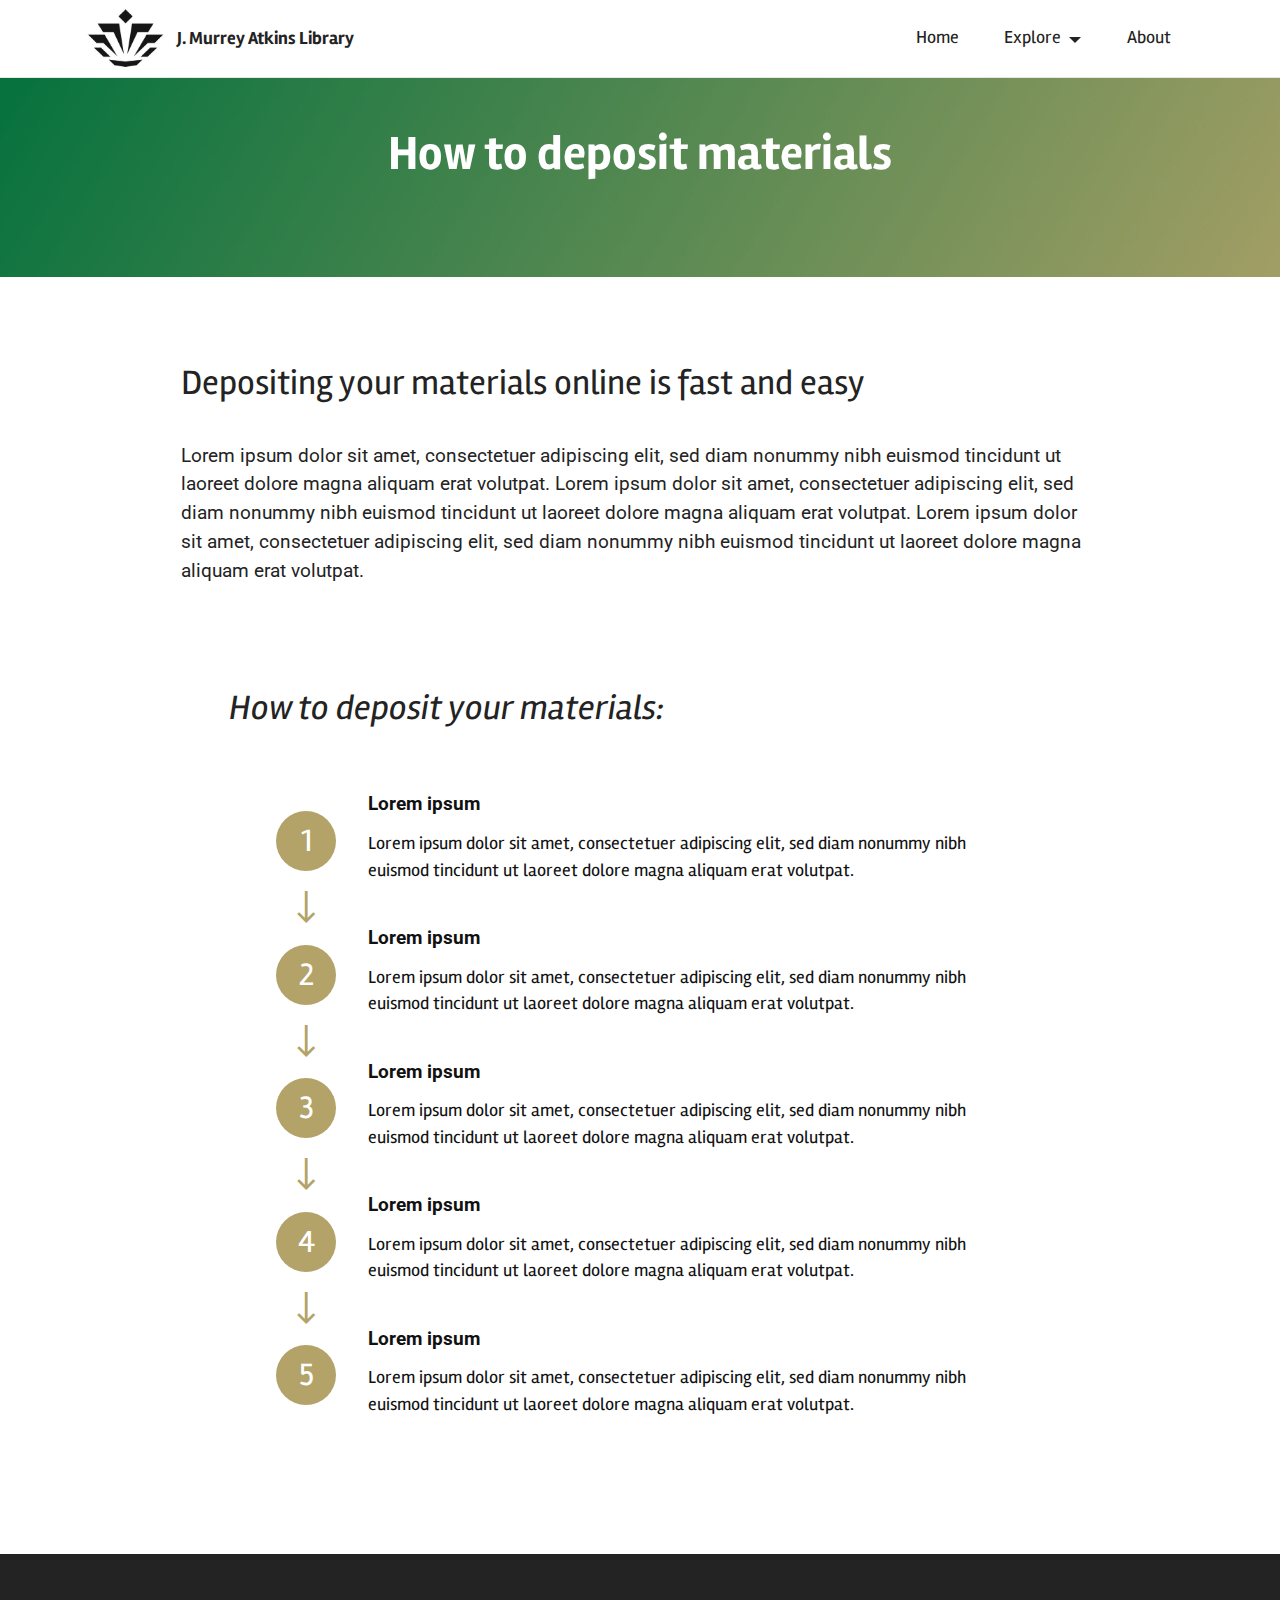
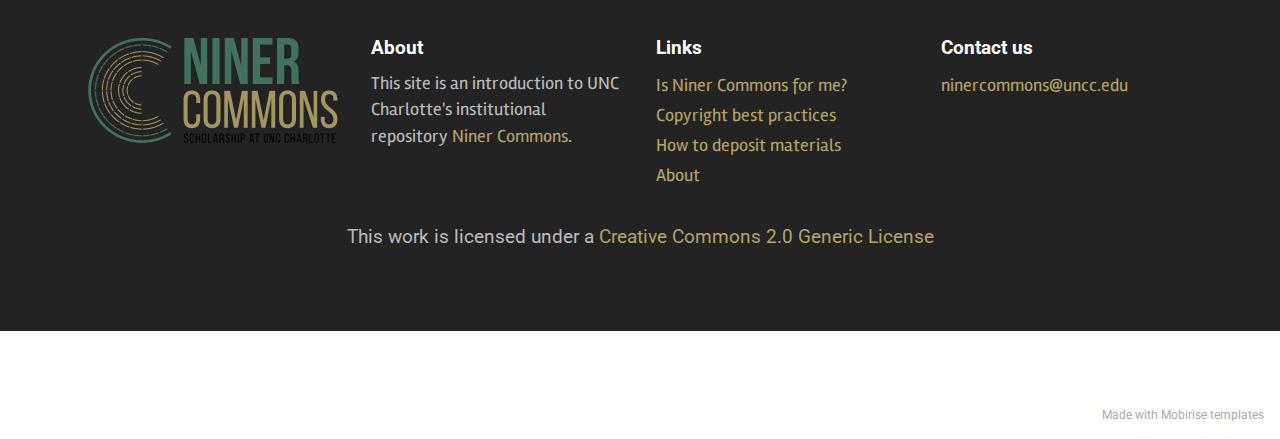
<file: how-to-deposit-materials.html>
<!DOCTYPE html>
<html  >
<head>
  <!-- Site made with Mobirise Website Builder v5.3.5, https://mobirise.com -->
  <meta charset="UTF-8">
  <meta http-equiv="X-UA-Compatible" content="IE=edge">
  <meta name="generator" content="Mobirise v5.3.5, mobirise.com">
  <meta name="viewport" content="width=device-width, initial-scale=1, minimum-scale=1">
  <link rel="shortcut icon" href="assets/images/unc-charlotte-favicon.ico" type="image/x-icon">
  <meta name="description" content="">
  
  
  <title>How to deposit materials</title>
  <link rel="stylesheet" href="assets/web/assets/mobirise-icons2/mobirise2.css">
  <link rel="stylesheet" href="assets/tether/tether.min.css">
  <link rel="stylesheet" href="assets/bootstrap/css/bootstrap.min.css">
  <link rel="stylesheet" href="assets/bootstrap/css/bootstrap-grid.min.css">
  <link rel="stylesheet" href="assets/bootstrap/css/bootstrap-reboot.min.css">
  <link rel="stylesheet" href="assets/dropdown/css/style.css">
  <link rel="stylesheet" href="assets/socicon/css/styles.css">
  <link rel="stylesheet" href="assets/theme/css/style.css">
  <link rel="preload" href="https://fonts.googleapis.com/css?family=Rambla:400,400i,700,700i&display=swap" as="style" onload="this.onload=null;this.rel='stylesheet'">
  <noscript><link rel="stylesheet" href="https://fonts.googleapis.com/css?family=Rambla:400,400i,700,700i&display=swap"></noscript>
  <link rel="preload" href="https://fonts.googleapis.com/css?family=Roboto:100,100i,300,300i,400,400i,500,500i,700,700i,900,900i&display=swap" as="style" onload="this.onload=null;this.rel='stylesheet'">
  <noscript><link rel="stylesheet" href="https://fonts.googleapis.com/css?family=Roboto:100,100i,300,300i,400,400i,500,500i,700,700i,900,900i&display=swap"></noscript>
  <link rel="preload" as="style" href="assets/mobirise/css/mbr-additional.css"><link rel="stylesheet" href="assets/mobirise/css/mbr-additional.css" type="text/css">
  
  
  
  
</head>
<body>
  
  <section class="content4 cid-swtQDm8e0L mbr-parallax-background" id="content4-1j">
    
    
    <div class="container">
        <div class="row justify-content-center">
            <div class="title col-md-12 col-lg-10">
                <h3 class="mbr-section-title mbr-fonts-style align-center mb-4 display-2">
                    <strong>How to deposit materials</strong></h3>
                
                
            </div>
        </div>
    </div>
</section>

<section class="content5 cid-swtQDmLCUF" id="content5-1k">
    
    <div class="container">
        <div class="row justify-content-center">
            <div class="col-md-12 col-lg-10">
                
                <h4 class="mbr-section-subtitle mbr-fonts-style mb-4 display-5">
                    Depositing your materials online is fast and easy</h4>
                <p class="mbr-text mbr-fonts-style display-7">
                    Lorem ipsum dolor sit amet, consectetuer adipiscing elit, sed diam nonummy nibh euismod tincidunt ut laoreet dolore magna aliquam erat volutpat. Lorem ipsum dolor sit amet, consectetuer adipiscing elit, sed diam nonummy nibh euismod tincidunt ut laoreet dolore magna aliquam erat volutpat. Lorem ipsum dolor sit amet, consectetuer adipiscing elit, sed diam nonummy nibh euismod tincidunt ut laoreet dolore magna aliquam erat volutpat.</p>
            </div>
        </div>
    </div>
</section>

<section class="features19 cid-swtRjPOULF" id="features20-1s">

    
    
    <div class="container">
        <div class="row justify-content-center">
            <div class="col-md-12 col-lg-9">
                <div class="card-wrapper pb-4">
                    <div class="card-box align-center">
                        <h4 class="card-title mbr-fonts-style mb-4 display-5">
                            <em>How to deposit your materials:</em></h4>
                        
                        
                    </div>
                </div>
            </div>
            <div class="col-12 col-md-8">
                <div class="item mbr-flex">
                    <div class="icon-box">
                        <span class="step-number mbr-fonts-style display-5">1</span>
                    </div>
                    <div class="text-box">
                        <h4 class="icon-title card-title mbr-black mbr-fonts-style display-7"><strong>Lorem ipsum</strong></h4>
                        <h5 class="icon-text mbr-black mbr-fonts-style display-4">Lorem ipsum dolor sit amet, consectetuer adipiscing elit, sed diam nonummy nibh euismod tincidunt ut laoreet dolore magna aliquam erat volutpat.&nbsp;</h5>
                    </div>
                </div>
                <div class="item mbr-flex">
                    <div class="icon-box">
                        <span class="step-number mbr-fonts-style display-5">2</span>
                    </div>
                    <div class="text-box">
                        <h4 class="icon-title card-title mbr-black mbr-fonts-style display-7"><strong>Lorem ipsum</strong></h4>
                        <h5 class="icon-text mbr-black mbr-fonts-style display-4">Lorem ipsum dolor sit amet, consectetuer adipiscing elit, sed diam nonummy nibh euismod tincidunt ut laoreet dolore magna aliquam erat volutpat.&nbsp;</h5>
                    </div>
                </div>
                <div class="item mbr-flex">
                    <div class="icon-box">
                        <span class="step-number mbr-fonts-style display-5">3</span>
                    </div>
                    <div class="text-box">
                        <h4 class="icon-title card-title mbr-black mbr-fonts-style display-7"><strong>Lorem ipsum</strong></h4>
                        <h5 class="icon-text mbr-black mbr-fonts-style display-4">Lorem ipsum dolor sit amet, consectetuer adipiscing elit, sed diam nonummy nibh euismod tincidunt ut laoreet dolore magna aliquam erat volutpat.&nbsp;</h5>
                    </div>
                </div>
                <div class="item mbr-flex">
                    <div class="icon-box">
                        <span class="step-number mbr-fonts-style display-5">4</span>
                    </div>
                    <div class="text-box">
                        <h4 class="icon-title card-title mbr-black mbr-fonts-style display-7"><strong>Lorem ipsum</strong></h4>
                        <h5 class="icon-text mbr-black mbr-fonts-style display-4">Lorem ipsum dolor sit amet, consectetuer adipiscing elit, sed diam nonummy nibh euismod tincidunt ut laoreet dolore magna aliquam erat volutpat.&nbsp;</h5>
                    </div>
                </div>
                <div class="item mbr-flex last">
                    <div class="icon-box">
                        <span class="step-number mbr-fonts-style display-5">5</span>
                    </div>
                    <div class="text-box">
                        <h4 class="icon-title card-title mbr-black mbr-fonts-style display-7"><strong>Lorem ipsum</strong></h4>
                        <h5 class="icon-text mbr-black mbr-fonts-style display-4">Lorem ipsum dolor sit amet, consectetuer adipiscing elit, sed diam nonummy nibh euismod tincidunt ut laoreet dolore magna aliquam erat volutpat.&nbsp;</h5>
                    </div>
                </div>
                
                
                
                
                
            </div>
        </div>
    </div>
</section>

<section class="footer4 cid-swtQDqbG1w" once="footers" id="footer4-1q">

    
    
    <div class="container">
        <div class="row mbr-white">
            <div class="col-6 col-lg-3">
                <div class="media-wrap col-md-12 col-12">
                    <a href="https://mobiri.se/">
                        <img src="assets/images/ninercommons-logo-506x222.png" alt="Mobirise">
                    </a>
                </div>
            </div>
            <div class="col-12 col-md-6 col-lg-3">
                <h5 class="mbr-section-subtitle mbr-fonts-style mb-2 display-7">
                    <strong>About</strong>
                </h5>
                <p class="mbr-text mbr-fonts-style mb-4 display-4">
                    This site is an introduction to UNC Charlotte's institutional repository&nbsp;<a href="https://ninercommons.uncc.edu/" class="text-primary" target="_blank">Niner Commons</a>.</p>
                
                
            </div>
            <div class="col-12 col-md-6 col-lg-3">
                <h5 class="mbr-section-subtitle mbr-fonts-style mb-2 display-7">
                    <strong>Links</strong></h5>
                <ul class="list mbr-fonts-style display-4">
                    <li class="mbr-text item-wrap"><a href="is-niner-commons-for-me.html" class="text-primary">Is Niner Commons for me?</a></li>
                    <li class="mbr-text item-wrap"><span style="font-size: 1.1rem;"><a href="copyright-best-practices.html" class="text-primary">Copyright best practices</a></span></li><li class="mbr-text item-wrap"><span style="font-size: 1.1rem;"><a href="how-to-deposit-materials.html" class="text-primary">How to deposit materials</a></span><br></li>
                    <li class="mbr-text item-wrap"><a href="about.html" class="text-primary">About</a></li>
                </ul>
            </div>
            <div class="col-12 col-md-6 col-lg-3">
                <h5 class="mbr-section-subtitle mbr-fonts-style mb-2 display-7"><strong>Contact us</strong></h5>
                <ul class="list mbr-fonts-style display-4">
                    <li class="mbr-text item-wrap"><a href="mailto:ninercommons@uncc.edu" class="text-primary">ninercommons@uncc.edu</a></li>
                </ul>
            </div>
            <div class="col-12 mt-4">
                <p class="mbr-text mb-0 mbr-fonts-style copyright align-center display-7">
                    This work is licensed under a <a href="https://creativecommons.org/licenses/by/2.0/" class="text-primary" target="_blank">Creative Commons 2.0 Generic License</a></p>
            </div>
        </div>
    </div>
</section>

<section class="menu cid-swtQDqHdvH" once="menu" id="menu1-1r">
    
    <nav class="navbar navbar-dropdown navbar-fixed-top navbar-expand-lg">
        <div class="container">
            <div class="navbar-brand">
                <span class="navbar-logo">
                    <a href="http://library.uncc.edu/">
                        <img src="assets/images/uncc-crown-logo-blk-226x175.jpg" alt="Mobirise" style="height: 3.8rem;">
                    </a>
                </span>
                <span class="navbar-caption-wrap"><a class="navbar-caption text-black text-primary display-4" href="http://library.uncc.edu/">J. Murrey Atkins Library</a></span>
            </div>
            <button class="navbar-toggler" type="button" data-toggle="collapse" data-target="#navbarSupportedContent" aria-controls="navbarNavAltMarkup" aria-expanded="false" aria-label="Toggle navigation">
                <div class="hamburger">
                    <span></span>
                    <span></span>
                    <span></span>
                    <span></span>
                </div>
            </button>
            <div class="collapse navbar-collapse" id="navbarSupportedContent">
                <ul class="navbar-nav nav-dropdown nav-right" data-app-modern-menu="true"><li class="nav-item"><a class="nav-link link text-black text-primary display-4" href="index.html">Home</a></li>
                    <li class="nav-item dropdown open"><a class="nav-link link text-black dropdown-toggle display-4" href="#" data-toggle="dropdown-submenu" aria-expanded="true">Explore</a><div class="dropdown-menu"><a class="text-black dropdown-item text-primary display-4" href="is-niner-commons-for-me.html">Is Niner Commons for me?</a><a class="text-black dropdown-item text-primary display-4" href="copyright-best-practices.html">Copyright best practices</a><a class="text-black dropdown-item text-primary display-4" href="how-to-deposit-materials.html">How to deposit materials</a></div></li><li class="nav-item"><a class="nav-link link text-black text-primary display-4" href="about.html">About</a></li></ul>
                
                
            </div>
        </div>
    </nav>

</section><section style="background-color: #fff; font-family: -apple-system, BlinkMacSystemFont, 'Segoe UI', 'Roboto', 'Helvetica Neue', Arial, sans-serif; color:#aaa; font-size:12px; padding: 0; align-items: center; display: flex;"><a href="https://mobirise.site/k" style="flex: 1 1; height: 3rem; padding-left: 1rem;"></a><p style="flex: 0 0 auto; margin:0; padding-right:1rem;">Made with <a href="https://mobirise.site/b" style="color:#aaa;">Mobirise</a> templates</p></section><script src="assets/web/assets/jquery/jquery.min.js"></script>  <script src="assets/popper/popper.min.js"></script>  <script src="assets/tether/tether.min.js"></script>  <script src="assets/bootstrap/js/bootstrap.min.js"></script>  <script src="assets/smoothscroll/smooth-scroll.js"></script>  <script src="assets/parallax/jarallax.min.js"></script>  <script src="assets/dropdown/js/nav-dropdown.js"></script>  <script src="assets/dropdown/js/navbar-dropdown.js"></script>  <script src="assets/touchswipe/jquery.touch-swipe.min.js"></script>  <script src="assets/theme/js/script.js"></script>  
  
  
</body>
</html>
</file>
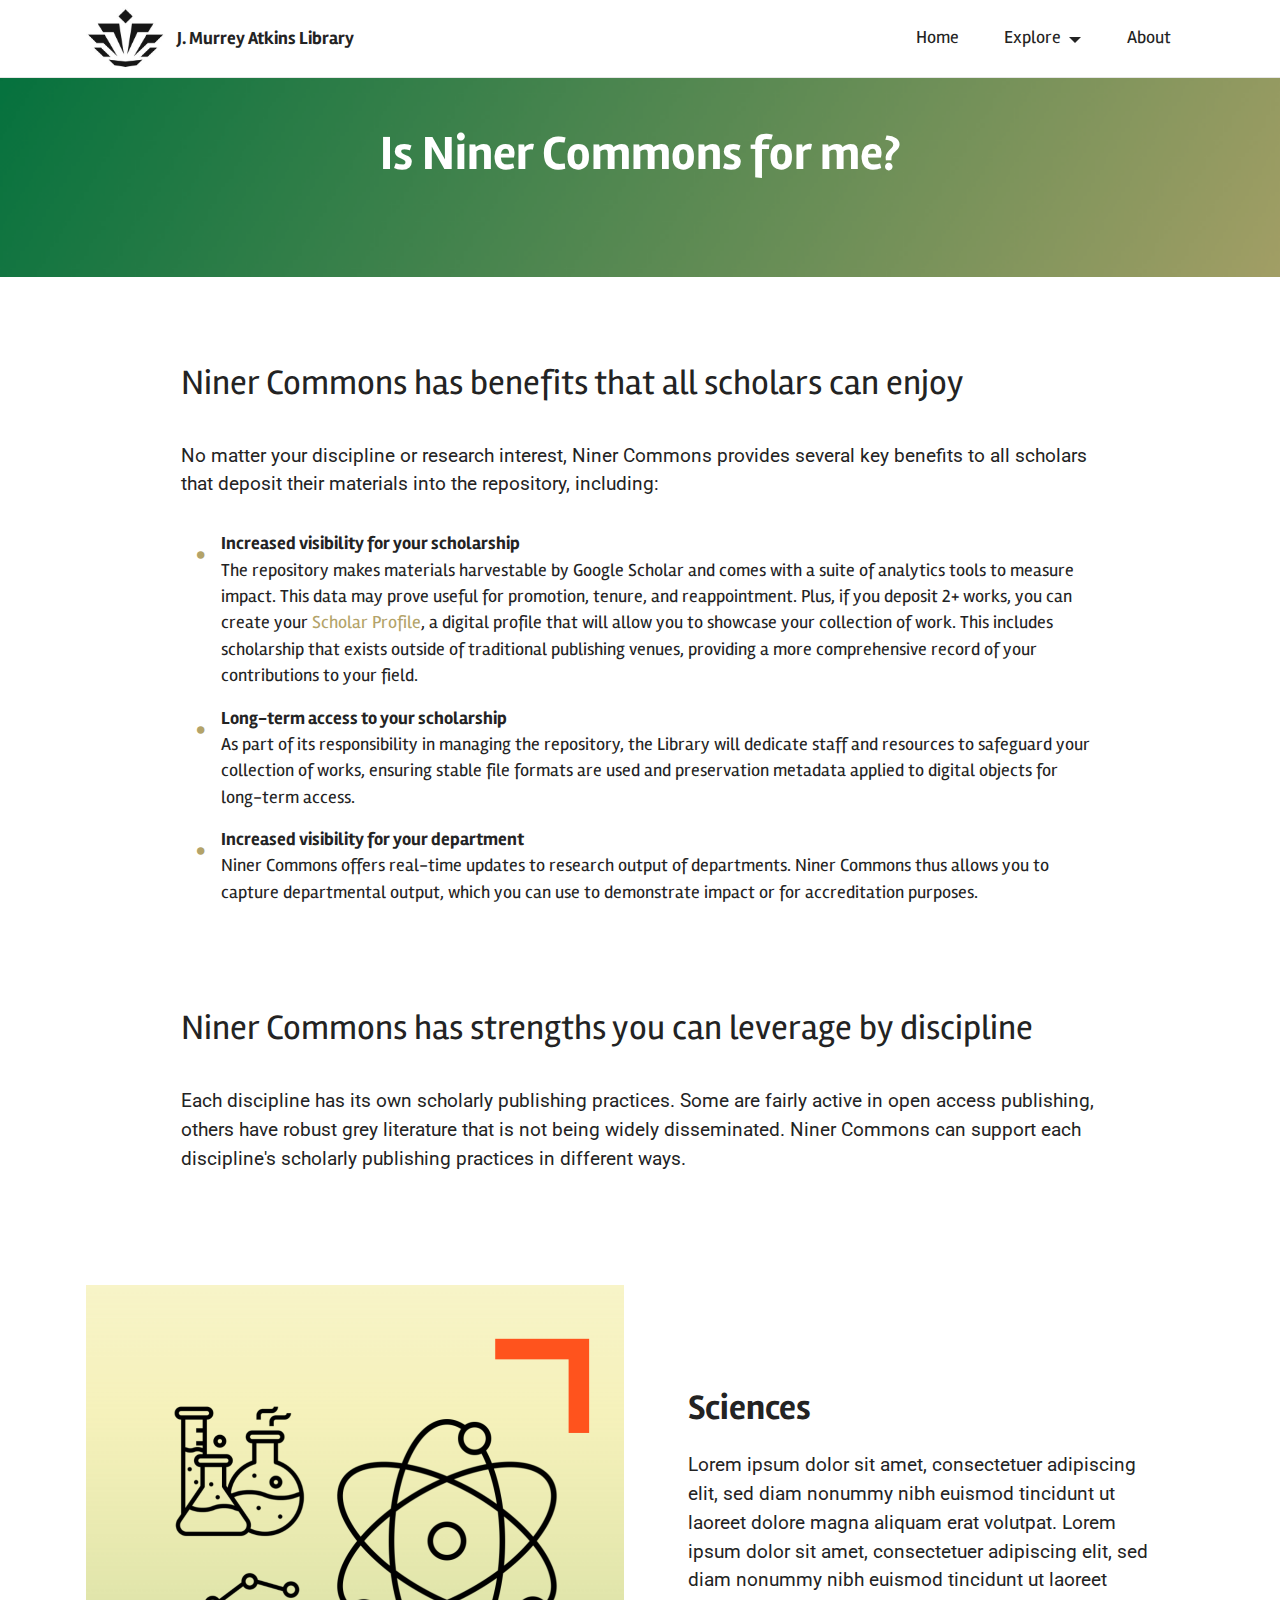
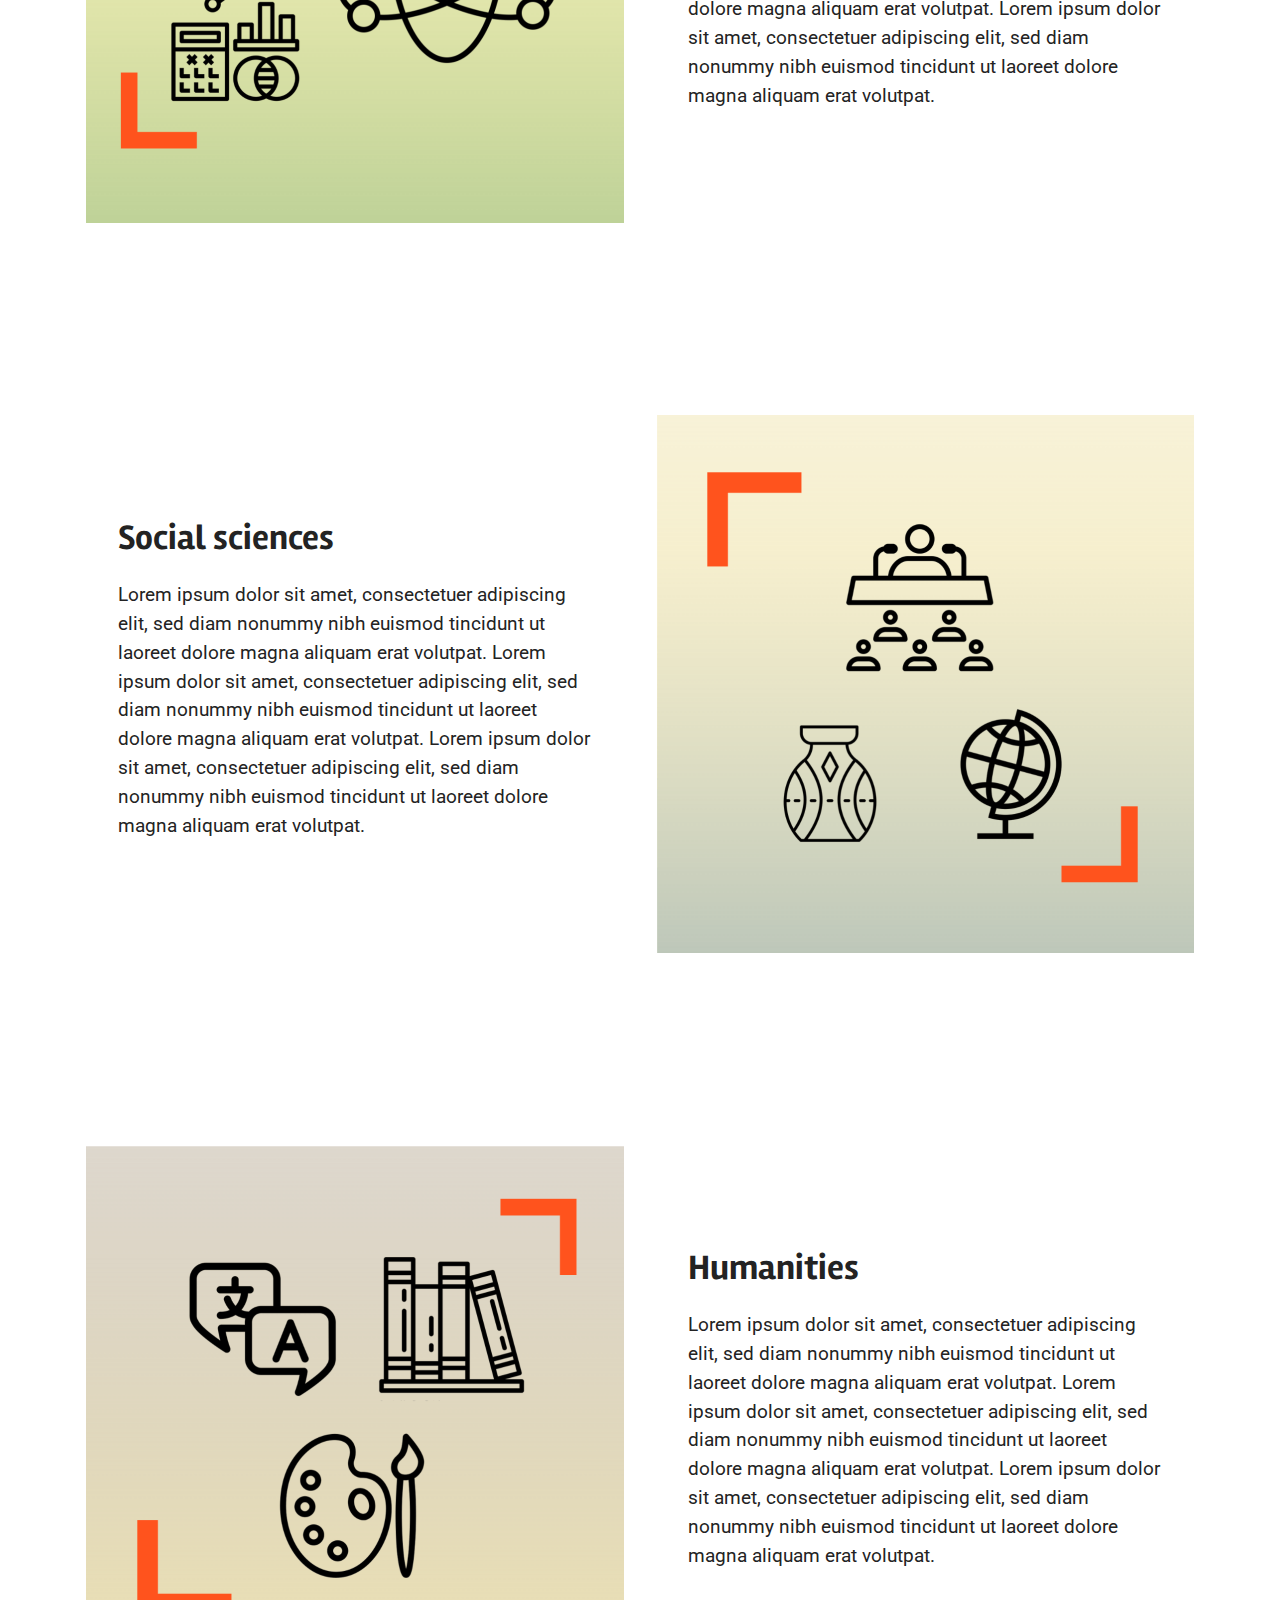
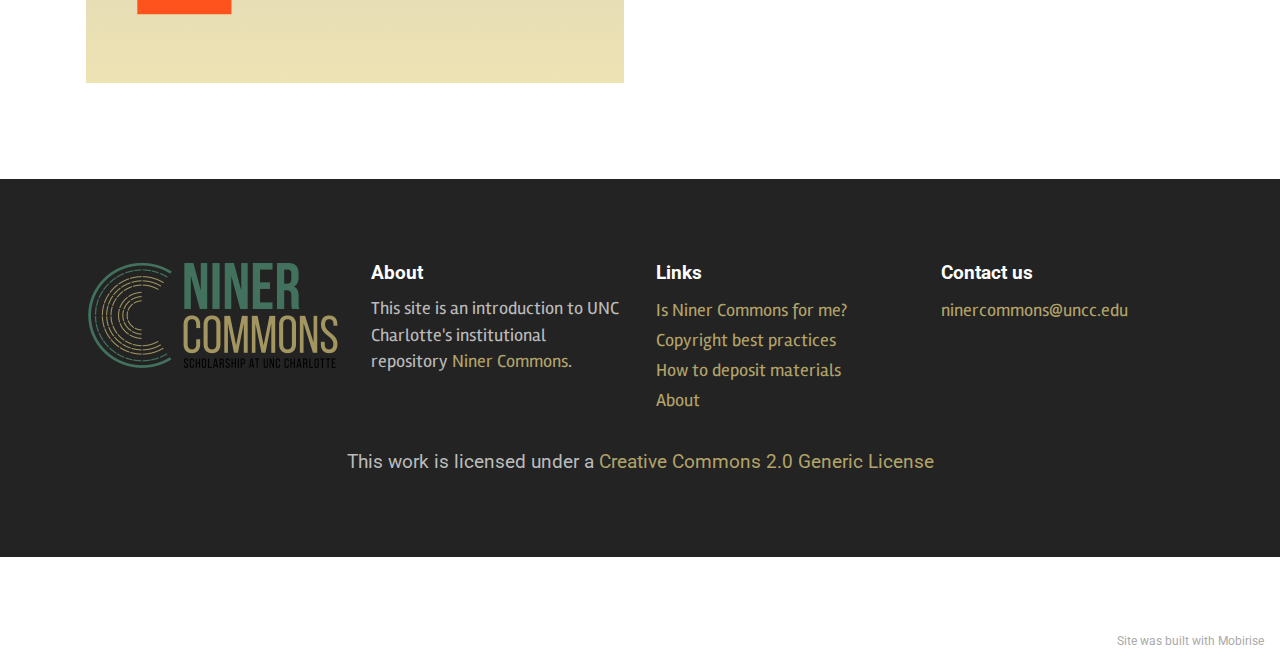
<file: is-niner-commons-for-me.html>
<!DOCTYPE html>
<html  >
<head>
  <!-- Site made with Mobirise Website Builder v5.3.5, https://mobirise.com -->
  <meta charset="UTF-8">
  <meta http-equiv="X-UA-Compatible" content="IE=edge">
  <meta name="generator" content="Mobirise v5.3.5, mobirise.com">
  <meta name="viewport" content="width=device-width, initial-scale=1, minimum-scale=1">
  <link rel="shortcut icon" href="assets/images/unc-charlotte-favicon.ico" type="image/x-icon">
  <meta name="description" content="">
  
  
  <title>Is Niner Commons for me?</title>
  <link rel="stylesheet" href="assets/tether/tether.min.css">
  <link rel="stylesheet" href="assets/bootstrap/css/bootstrap.min.css">
  <link rel="stylesheet" href="assets/bootstrap/css/bootstrap-grid.min.css">
  <link rel="stylesheet" href="assets/bootstrap/css/bootstrap-reboot.min.css">
  <link rel="stylesheet" href="assets/dropdown/css/style.css">
  <link rel="stylesheet" href="assets/socicon/css/styles.css">
  <link rel="stylesheet" href="assets/theme/css/style.css">
  <link rel="preload" href="https://fonts.googleapis.com/css?family=Rambla:400,400i,700,700i&display=swap" as="style" onload="this.onload=null;this.rel='stylesheet'">
  <noscript><link rel="stylesheet" href="https://fonts.googleapis.com/css?family=Rambla:400,400i,700,700i&display=swap"></noscript>
  <link rel="preload" href="https://fonts.googleapis.com/css?family=Roboto:100,100i,300,300i,400,400i,500,500i,700,700i,900,900i&display=swap" as="style" onload="this.onload=null;this.rel='stylesheet'">
  <noscript><link rel="stylesheet" href="https://fonts.googleapis.com/css?family=Roboto:100,100i,300,300i,400,400i,500,500i,700,700i,900,900i&display=swap"></noscript>
  <link rel="preload" as="style" href="assets/mobirise/css/mbr-additional.css"><link rel="stylesheet" href="assets/mobirise/css/mbr-additional.css" type="text/css">
  
  
  
  
</head>
<body>
  
  <section class="content4 cid-swtKQDw4eR mbr-parallax-background" id="content4-12">
    
    
    <div class="container">
        <div class="row justify-content-center">
            <div class="title col-md-12 col-lg-10">
                <h3 class="mbr-section-title mbr-fonts-style align-center mb-4 display-2">
                    <strong>Is Niner Commons for me?</strong></h3>
                
                
            </div>
        </div>
    </div>
</section>

<section class="content5 cid-swtL7F9ojw" id="content5-13">
    
    <div class="container">
        <div class="row justify-content-center">
            <div class="col-md-12 col-lg-10">
                
                <h4 class="mbr-section-subtitle mbr-fonts-style mb-4 display-5">
                    Niner Commons has benefits that all scholars can enjoy</h4>
                <p class="mbr-text mbr-fonts-style display-7">No matter your discipline or research interest, Niner Commons provides several key benefits to all scholars that deposit their materials into the repository, including:<br></p>
            </div>
        </div>
    </div>
</section>

<section class="content14 cid-swyOw99SJM" id="content14-27">
    
    
    
    <div class="container">
        <div class="row justify-content-center">
            <div class="col-md-12 col-lg-10">
                    
                <ul class="list mbr-fonts-style display-4">
                    <li><strong>Increased visibility for your scholarship</strong><br>The repository makes materials harvestable by Google Scholar and comes with a suite of analytics tools to measure impact. This data may prove useful for promotion, tenure, and reappointment. Plus, if you deposit 2+ works, you can create your <a href="https://ninercommons.uncc.edu/islandora/object/ir%3Ascholars" class="text-primary" target="_blank">Scholar Profile</a>, a digital profile that will allow you to showcase your collection of work. This includes scholarship that exists outside of traditional publishing venues, providing a more comprehensive record of your contributions to your field.</li><li><strong>Long-term access to your scholarship<br></strong><span style="font-size: 1.1rem;">As part of its responsibility in managing the repository, the Library will dedicate staff and resources to safeguard your collection of works, ensuring stable file formats are used and preservation metadata applied to digital objects for long-term access.</span></li><li><strong>Increased visibility for your department<br></strong>Niner Commons offers real-time updates to research output of departments. Niner Commons thus allows you to capture departmental output, which you can use to demonstrate impact or for accreditation purposes.</li>
                </ul>
            </div>
        </div>
    </div>
</section>

<section class="content5 cid-swtPelQdQW" id="content5-19">
    
    <div class="container">
        <div class="row justify-content-center">
            <div class="col-md-12 col-lg-10">
                
                <h4 class="mbr-section-subtitle mbr-fonts-style mb-4 display-5">
                    Niner Commons has strengths you can leverage by discipline</h4>
                <p class="mbr-text mbr-fonts-style display-7">Each discipline has its own scholarly publishing practices. Some are fairly active in open access publishing, others have robust grey literature that is not being widely disseminated. Niner Commons can support each discipline's scholarly publishing practices in different ways.</p>
            </div>
        </div>
    </div>
</section>

<section class="image1 cid-swtLeFIUXX" id="image1-14">
    

    

    <div class="container">
        <div class="row align-items-center">
            <div class="col-12 col-lg-6">
                <div class="image-wrapper">
                    <img src="assets/images/1-1076x1076.png" alt="Mobirise">
                    
                </div>
            </div>
            <div class="col-12 col-lg">
                <div class="text-wrapper">
                    <h3 class="mbr-section-title mbr-fonts-style mb-3 display-5">
                        <strong>Sciences</strong></h3>
                    <p class="mbr-text mbr-fonts-style display-7">
                        Lorem ipsum dolor sit amet, consectetuer adipiscing elit, sed diam nonummy nibh euismod tincidunt ut laoreet dolore magna aliquam erat volutpat. Lorem ipsum dolor sit amet, consectetuer adipiscing elit, sed diam nonummy nibh euismod tincidunt ut laoreet dolore magna aliquam erat volutpat. Lorem ipsum dolor sit amet, consectetuer adipiscing elit, sed diam nonummy nibh euismod tincidunt ut laoreet dolore magna aliquam erat volutpat.</p>
                </div>
            </div>
        </div>
    </div>
</section>

<section class="image2 cid-swtLfyCDNu" id="image2-15">
    

    

    <div class="container">
        <div class="row align-items-center">
            <div class="col-12 col-lg-6">
                <div class="image-wrapper">
                    <img src="assets/images/2-1076x1076.png" alt="Mobirise">
                    
                </div>
            </div>
            <div class="col-12 col-lg">
                <div class="text-wrapper">
                    <h3 class="mbr-section-title mbr-fonts-style mb-3 display-5">
                        <strong>Social sciences</strong></h3>
                    <p class="mbr-text mbr-fonts-style display-7">
                        Lorem ipsum dolor sit amet, consectetuer adipiscing elit, sed diam nonummy nibh euismod tincidunt ut laoreet dolore magna aliquam erat volutpat. Lorem ipsum dolor sit amet, consectetuer adipiscing elit, sed diam nonummy nibh euismod tincidunt ut laoreet dolore magna aliquam erat volutpat. Lorem ipsum dolor sit amet, consectetuer adipiscing elit, sed diam nonummy nibh euismod tincidunt ut laoreet dolore magna aliquam erat volutpat.</p>
                </div>
            </div>
        </div>
    </div>
</section>

<section class="image1 cid-swtLfUJ53i" id="image1-16">
    

    

    <div class="container">
        <div class="row align-items-center">
            <div class="col-12 col-lg-6">
                <div class="image-wrapper">
                    <img src="assets/images/3-1076x1076.png" alt="Mobirise">
                    
                </div>
            </div>
            <div class="col-12 col-lg">
                <div class="text-wrapper">
                    <h3 class="mbr-section-title mbr-fonts-style mb-3 display-5">
                        <strong>Humanities</strong></h3>
                    <p class="mbr-text mbr-fonts-style display-7">
                        Lorem ipsum dolor sit amet, consectetuer adipiscing elit, sed diam nonummy nibh euismod tincidunt ut laoreet dolore magna aliquam erat volutpat. Lorem ipsum dolor sit amet, consectetuer adipiscing elit, sed diam nonummy nibh euismod tincidunt ut laoreet dolore magna aliquam erat volutpat. Lorem ipsum dolor sit amet, consectetuer adipiscing elit, sed diam nonummy nibh euismod tincidunt ut laoreet dolore magna aliquam erat volutpat.</p>
                </div>
            </div>
        </div>
    </div>
</section>

<section class="footer4 cid-swt0ltXsSZ" once="footers" id="footer4-10">

    
    
    <div class="container">
        <div class="row mbr-white">
            <div class="col-6 col-lg-3">
                <div class="media-wrap col-md-12 col-12">
                    <a href="https://mobiri.se/">
                        <img src="assets/images/ninercommons-logo-506x222.png" alt="Mobirise">
                    </a>
                </div>
            </div>
            <div class="col-12 col-md-6 col-lg-3">
                <h5 class="mbr-section-subtitle mbr-fonts-style mb-2 display-7">
                    <strong>About</strong>
                </h5>
                <p class="mbr-text mbr-fonts-style mb-4 display-4">
                    This site is an introduction to UNC Charlotte's institutional repository&nbsp;<a href="https://ninercommons.uncc.edu/" class="text-primary" target="_blank">Niner Commons</a>.</p>
                
                
            </div>
            <div class="col-12 col-md-6 col-lg-3">
                <h5 class="mbr-section-subtitle mbr-fonts-style mb-2 display-7">
                    <strong>Links</strong></h5>
                <ul class="list mbr-fonts-style display-4">
                    <li class="mbr-text item-wrap"><a href="is-niner-commons-for-me.html" class="text-primary">Is Niner Commons for me?</a></li>
                    <li class="mbr-text item-wrap"><span style="font-size: 1.1rem;"><a href="copyright-best-practices.html" class="text-primary">Copyright best practices</a></span></li><li class="mbr-text item-wrap"><span style="font-size: 1.1rem;"><a href="how-to-deposit-materials.html" class="text-primary">How to deposit materials</a></span><br></li>
                    <li class="mbr-text item-wrap"><a href="about.html" class="text-primary">About</a></li>
                </ul>
            </div>
            <div class="col-12 col-md-6 col-lg-3">
                <h5 class="mbr-section-subtitle mbr-fonts-style mb-2 display-7"><strong>Contact us</strong></h5>
                <ul class="list mbr-fonts-style display-4">
                    <li class="mbr-text item-wrap"><a href="mailto:ninercommons@uncc.edu" class="text-primary">ninercommons@uncc.edu</a></li>
                </ul>
            </div>
            <div class="col-12 mt-4">
                <p class="mbr-text mb-0 mbr-fonts-style copyright align-center display-7">
                    This work is licensed under a <a href="https://creativecommons.org/licenses/by/2.0/" class="text-primary" target="_blank">Creative Commons 2.0 Generic License</a></p>
            </div>
        </div>
    </div>
</section>

<section class="menu cid-s48OLK6784" once="menu" id="menu1-11">
    
    <nav class="navbar navbar-dropdown navbar-fixed-top navbar-expand-lg">
        <div class="container">
            <div class="navbar-brand">
                <span class="navbar-logo">
                    <a href="http://library.uncc.edu/">
                        <img src="assets/images/uncc-crown-logo-blk-226x175.jpg" alt="Mobirise" style="height: 3.8rem;">
                    </a>
                </span>
                <span class="navbar-caption-wrap"><a class="navbar-caption text-black text-primary display-4" href="http://library.uncc.edu/">J. Murrey Atkins Library</a></span>
            </div>
            <button class="navbar-toggler" type="button" data-toggle="collapse" data-target="#navbarSupportedContent" aria-controls="navbarNavAltMarkup" aria-expanded="false" aria-label="Toggle navigation">
                <div class="hamburger">
                    <span></span>
                    <span></span>
                    <span></span>
                    <span></span>
                </div>
            </button>
            <div class="collapse navbar-collapse" id="navbarSupportedContent">
                <ul class="navbar-nav nav-dropdown nav-right" data-app-modern-menu="true"><li class="nav-item"><a class="nav-link link text-black text-primary display-4" href="index.html">Home</a></li>
                    <li class="nav-item dropdown open"><a class="nav-link link text-black dropdown-toggle display-4" href="#" data-toggle="dropdown-submenu" aria-expanded="true">Explore</a><div class="dropdown-menu"><a class="text-black dropdown-item text-primary display-4" href="is-niner-commons-for-me.html">Is Niner Commons for me?</a><a class="text-black dropdown-item text-primary display-4" href="copyright-best-practices.html">Copyright best practices</a><a class="text-black dropdown-item text-primary display-4" href="how-to-deposit-materials.html">How to deposit materials</a></div></li><li class="nav-item"><a class="nav-link link text-black text-primary display-4" href="about.html">About</a></li></ul>
                
                
            </div>
        </div>
    </nav>

</section><section style="background-color: #fff; font-family: -apple-system, BlinkMacSystemFont, 'Segoe UI', 'Roboto', 'Helvetica Neue', Arial, sans-serif; color:#aaa; font-size:12px; padding: 0; align-items: center; display: flex;"><a href="https://mobirise.site/o" style="flex: 1 1; height: 3rem; padding-left: 1rem;"></a><p style="flex: 0 0 auto; margin:0; padding-right:1rem;">Site was <a href="https://mobirise.site/g" style="color:#aaa;">built</a> with Mobirise</p></section><script src="assets/web/assets/jquery/jquery.min.js"></script>  <script src="assets/popper/popper.min.js"></script>  <script src="assets/tether/tether.min.js"></script>  <script src="assets/bootstrap/js/bootstrap.min.js"></script>  <script src="assets/smoothscroll/smooth-scroll.js"></script>  <script src="assets/parallax/jarallax.min.js"></script>  <script src="assets/dropdown/js/nav-dropdown.js"></script>  <script src="assets/dropdown/js/navbar-dropdown.js"></script>  <script src="assets/touchswipe/jquery.touch-swipe.min.js"></script>  <script src="assets/theme/js/script.js"></script>  
  
  
</body>
</html>
</file>
<file: assets/web/assets/mobirise-icons2/mobirise2.css>
@font-face {
  font-family: 'Moririse2';
  font-display: swap;
  src:  url('mobirise2.eot?f2bix4');
  src:  url('mobirise2.eot?f2bix4#iefix') format('embedded-opentype'),
    url('mobirise2.ttf?f2bix4') format('truetype'),
    url('mobirise2.woff?f2bix4') format('woff'),
    url('mobirise2.svg?f2bix4#mobirise2') format('svg');
  font-weight: normal;
  font-style: normal;
}

[class^="mobi-"], [class*=" mobi-"] {
  /* use !important to prevent issues with browser extensions that change fonts */
  font-family: 'Moririse2' !important;
  speak: none;
  font-style: normal;
  font-weight: normal;
  font-variant: normal;
  text-transform: none;
  line-height: 1;

  /* Better Font Rendering =========== */
  -webkit-font-smoothing: antialiased;
  -moz-osx-font-smoothing: grayscale;
}

.mobi-mbri-add-submenu:before {
  content: "\e900";
}
.mobi-mbri-alert:before {
  content: "\e901";
}
.mobi-mbri-align-center:before {
  content: "\e902";
}
.mobi-mbri-align-justify:before {
  content: "\e903";
}
.mobi-mbri-align-left:before {
  content: "\e904";
}
.mobi-mbri-align-right:before {
  content: "\e905";
}
.mobi-mbri-android:before {
  content: "\e906";
}
.mobi-mbri-apple:before {
  content: "\e907";
}
.mobi-mbri-arrow-down:before {
  content: "\e908";
}
.mobi-mbri-arrow-next:before {
  content: "\e909";
}
.mobi-mbri-arrow-prev:before {
  content: "\e90a";
}
.mobi-mbri-arrow-up:before {
  content: "\e90b";
}
.mobi-mbri-bold:before {
  content: "\e90c";
}
.mobi-mbri-bookmark:before {
  content: "\e90d";
}
.mobi-mbri-bootstrap:before {
  content: "\e90e";
}
.mobi-mbri-briefcase:before {
  content: "\e90f";
}
.mobi-mbri-browse:before {
  content: "\e910";
}
.mobi-mbri-bulleted-list:before {
  content: "\e911";
}
.mobi-mbri-calendar:before {
  content: "\e912";
}
.mobi-mbri-camera:before {
  content: "\e913";
}
.mobi-mbri-cart-add:before {
  content: "\e914";
}
.mobi-mbri-cart-full:before {
  content: "\e915";
}
.mobi-mbri-cash:before {
  content: "\e916";
}
.mobi-mbri-change-style:before {
  content: "\e917";
}
.mobi-mbri-chat:before {
  content: "\e918";
}
.mobi-mbri-clock:before {
  content: "\e919";
}
.mobi-mbri-close:before {
  content: "\e91a";
}
.mobi-mbri-cloud:before {
  content: "\e91b";
}
.mobi-mbri-code:before {
  content: "\e91c";
}
.mobi-mbri-contact-form:before {
  content: "\e91d";
}
.mobi-mbri-credit-card:before {
  content: "\e91e";
}
.mobi-mbri-cursor-click:before {
  content: "\e91f";
}
.mobi-mbri-cust-feedback:before {
  content: "\e920";
}
.mobi-mbri-database:before {
  content: "\e921";
}
.mobi-mbri-delivery:before {
  content: "\e922";
}
.mobi-mbri-desktop:before {
  content: "\e923";
}
.mobi-mbri-devices:before {
  content: "\e924";
}
.mobi-mbri-down:before {
  content: "\e925";
}
.mobi-mbri-download-2:before {
  content: "\e926";
}
.mobi-mbri-download:before {
  content: "\e927";
}
.mobi-mbri-drag-n-drop-2:before {
  content: "\e928";
}
.mobi-mbri-drag-n-drop:before {
  content: "\e929";
}
.mobi-mbri-edit-2:before {
  content: "\e92a";
}
.mobi-mbri-edit:before {
  content: "\e92b";
}
.mobi-mbri-error:before {
  content: "\e92c";
}
.mobi-mbri-extension:before {
  content: "\e92d";
}
.mobi-mbri-features:before {
  content: "\e92e";
}
.mobi-mbri-file:before {
  content: "\e92f";
}
.mobi-mbri-flag:before {
  content: "\e930";
}
.mobi-mbri-folder:before {
  content: "\e931";
}
.mobi-mbri-gift:before {
  content: "\e932";
}
.mobi-mbri-github:before {
  content: "\e933";
}
.mobi-mbri-globe-2:before {
  content: "\e934";
}
.mobi-mbri-globe:before {
  content: "\e935";
}
.mobi-mbri-growing-chart:before {
  content: "\e936";
}
.mobi-mbri-hearth:before {
  content: "\e937";
}
.mobi-mbri-help:before {
  content: "\e938";
}
.mobi-mbri-home:before {
  content: "\e939";
}
.mobi-mbri-hot-cup:before {
  content: "\e93a";
}
.mobi-mbri-idea:before {
  content: "\e93b";
}
.mobi-mbri-image-gallery:before {
  content: "\e93c";
}
.mobi-mbri-image-slider:before {
  content: "\e93d";
}
.mobi-mbri-info:before {
  content: "\e93e";
}
.mobi-mbri-italic:before {
  content: "\e93f";
}
.mobi-mbri-key:before {
  content: "\e940";
}
.mobi-mbri-laptop:before {
  content: "\e941";
}
.mobi-mbri-layers:before {
  content: "\e942";
}
.mobi-mbri-left-right:before {
  content: "\e943";
}
.mobi-mbri-left:before {
  content: "\e944";
}
.mobi-mbri-letter:before {
  content: "\e945";
}
.mobi-mbri-like:before {
  content: "\e946";
}
.mobi-mbri-link:before {
  content: "\e947";
}
.mobi-mbri-lock:before {
  content: "\e948";
}
.mobi-mbri-login:before {
  content: "\e949";
}
.mobi-mbri-logout:before {
  content: "\e94a";
}
.mobi-mbri-magic-stick:before {
  content: "\e94b";
}
.mobi-mbri-map-pin:before {
  content: "\e94c";
}
.mobi-mbri-menu:before {
  content: "\e94d";
}
.mobi-mbri-mobile-2:before {
  content: "\e94e";
}
.mobi-mbri-mobile-horizontal:before {
  content: "\e94f";
}
.mobi-mbri-mobile:before {
  content: "\e950";
}
.mobi-mbri-mobirise:before {
  content: "\e951";
}
.mobi-mbri-more-horizontal:before {
  content: "\e952";
}
.mobi-mbri-more-vertical:before {
  content: "\e953";
}
.mobi-mbri-music:before {
  content: "\e954";
}
.mobi-mbri-new-file:before {
  content: "\e955";
}
.mobi-mbri-numbered-list:before {
  content: "\e956";
}
.mobi-mbri-opened-folder:before {
  content: "\e957";
}
.mobi-mbri-pages:before {
  content: "\e958";
}
.mobi-mbri-paper-plane:before {
  content: "\e959";
}
.mobi-mbri-paperclip:before {
  content: "\e95a";
}
.mobi-mbri-phone:before {
  content: "\e95b";
}
.mobi-mbri-photo:before {
  content: "\e95c";
}
.mobi-mbri-photos:before {
  content: "\e95d";
}
.mobi-mbri-pin:before {
  content: "\e95e";
}
.mobi-mbri-play:before {
  content: "\e95f";
}
.mobi-mbri-plus:before {
  content: "\e960";
}
.mobi-mbri-preview:before {
  content: "\e961";
}
.mobi-mbri-print:before {
  content: "\e962";
}
.mobi-mbri-protect:before {
  content: "\e963";
}
.mobi-mbri-question:before {
  content: "\e964";
}
.mobi-mbri-quote-left:before {
  content: "\e965";
}
.mobi-mbri-quote-right:before {
  content: "\e966";
}
.mobi-mbri-redo:before {
  content: "\e967";
}
.mobi-mbri-refresh:before {
  content: "\e968";
}
.mobi-mbri-responsive-2:before {
  content: "\e969";
}
.mobi-mbri-responsive:before {
  content: "\e96a";
}
.mobi-mbri-right:before {
  content: "\e96b";
}
.mobi-mbri-rocket:before {
  content: "\e96c";
}
.mobi-mbri-sad-face:before {
  content: "\e96d";
}
.mobi-mbri-sale:before {
  content: "\e96e";
}
.mobi-mbri-save:before {
  content: "\e96f";
}
.mobi-mbri-search:before {
  content: "\e970";
}
.mobi-mbri-setting-2:before {
  content: "\e971";
}
.mobi-mbri-setting-3:before {
  content: "\e972";
}
.mobi-mbri-setting:before {
  content: "\e973";
}
.mobi-mbri-share:before {
  content: "\e974";
}
.mobi-mbri-shopping-bag:before {
  content: "\e975";
}
.mobi-mbri-shopping-basket:before {
  content: "\e976";
}
.mobi-mbri-shopping-cart:before {
  content: "\e977";
}
.mobi-mbri-sites:before {
  content: "\e978";
}
.mobi-mbri-smile-face:before {
  content: "\e979";
}
.mobi-mbri-speed:before {
  content: "\e97a";
}
.mobi-mbri-star:before {
  content: "\e97b";
}
.mobi-mbri-success:before {
  content: "\e97c";
}
.mobi-mbri-sun:before {
  content: "\e97d";
}
.mobi-mbri-sun2:before {
  content: "\e97e";
}
.mobi-mbri-tablet-vertical:before {
  content: "\e97f";
}
.mobi-mbri-tablet:before {
  content: "\e980";
}
.mobi-mbri-target:before {
  content: "\e981";
}
.mobi-mbri-timer:before {
  content: "\e982";
}
.mobi-mbri-to-ftp:before {
  content: "\e983";
}
.mobi-mbri-to-local-drive:before {
  content: "\e984";
}
.mobi-mbri-touch-swipe:before {
  content: "\e985";
}
.mobi-mbri-touch:before {
  content: "\e986";
}
.mobi-mbri-trash:before {
  content: "\e987";
}
.mobi-mbri-underline:before {
  content: "\e988";
}
.mobi-mbri-undo:before {
  content: "\e989";
}
.mobi-mbri-unlink:before {
  content: "\e98a";
}
.mobi-mbri-unlock:before {
  content: "\e98b";
}
.mobi-mbri-up-down:before {
  content: "\e98c";
}
.mobi-mbri-up:before {
  content: "\e98d";
}
.mobi-mbri-update:before {
  content: "\e98e";
}
.mobi-mbri-upload-2:before {
  content: "\e98f";
}
.mobi-mbri-upload:before {
  content: "\e990";
}
.mobi-mbri-user-2:before {
  content: "\e991";
}
.mobi-mbri-user:before {
  content: "\e992";
}
.mobi-mbri-users:before {
  content: "\e993";
}
.mobi-mbri-video-play:before {
  content: "\e994";
}
.mobi-mbri-video:before {
  content: "\e995";
}
.mobi-mbri-watch:before {
  content: "\e996";
}
.mobi-mbri-website-theme-2:before {
  content: "\e997";
}
.mobi-mbri-website-theme:before {
  content: "\e998";
}
.mobi-mbri-wifi:before {
  content: "\e999";
}
.mobi-mbri-windows:before {
  content: "\e99a";
}
.mobi-mbri-zoom-in:before {
  content: "\e99b";
}
.mobi-mbri-zoom-out:before {
  content: "\e99c";
}
</file>
<file: assets/web/assets/mobirise-icons-bold/mobirise-icons-bold.css>
@font-face {
  font-family: 'mobirise-icons-bold';
  font-display: swap;
  src:  url('mobirise-icons-bold.eot?m1l4yr');
  src:  url('mobirise-icons-bold.eot?m1l4yr#iefix') format('embedded-opentype'),
    url('mobirise-icons-bold.ttf?m1l4yr') format('truetype'),
    url('mobirise-icons-bold.woff?m1l4yr') format('woff'),
    url('mobirise-icons-bold.svg?m1l4yr#mobirise-icons-bold') format('svg');
  font-weight: normal;
  font-style: normal;
}

[class^="mbrib-"], [class*="mbrib-"] {
  /* use !important to prevent issues with browser extensions that change fonts */
  font-family: 'mobirise-icons-bold' !important;
  speak: none;
  font-style: normal;
  font-weight: normal;
  font-variant: normal;
  text-transform: none;
  line-height: 1;

  /* Better Font Rendering =========== */
  -webkit-font-smoothing: antialiased;
  -moz-osx-font-smoothing: grayscale;
}

.mbrib-add-submenu:before {
  content: "\e900";
}
.mbrib-alert:before {
  content: "\e901";
}
.mbrib-align-center:before {
  content: "\e902";
}
.mbrib-align-justify:before {
  content: "\e903";
}
.mbrib-align-left:before {
  content: "\e904";
}
.mbrib-align-right:before {
  content: "\e905";
}
.mbrib-android:before {
  content: "\e906";
}
.mbrib-apple:before {
  content: "\e907";
}
.mbrib-arrow-down:before {
  content: "\e908";
}
.mbrib-arrow-next:before {
  content: "\e909";
}
.mbrib-arrow-prev:before {
  content: "\e90a";
}
.mbrib-arrow-up:before {
  content: "\e90b";
}
.mbrib-bold:before {
  content: "\e90c";
}
.mbrib-bookmark:before {
  content: "\e90d";
}
.mbrib-bootstrap:before {
  content: "\e90e";
}
.mbrib-briefcase:before {
  content: "\e90f";
}
.mbrib-browse:before {
  content: "\e910";
}
.mbrib-bulleted-list:before {
  content: "\e911";
}
.mbrib-calendar:before {
  content: "\e912";
}
.mbrib-camera:before {
  content: "\e913";
}
.mbrib-cart-add:before {
  content: "\e914";
}
.mbrib-cart-full:before {
  content: "\e915";
}
.mbrib-cash:before {
  content: "\e916";
}
.mbrib-change-style:before {
  content: "\e917";
}
.mbrib-chat:before {
  content: "\e918";
}
.mbrib-clock:before {
  content: "\e919";
}
.mbrib-close:before {
  content: "\e91a";
}
.mbrib-cloud:before {
  content: "\e91b";
}
.mbrib-code:before {
  content: "\e91c";
}
.mbrib-contact-form:before {
  content: "\e91d";
}
.mbrib-credit-card:before {
  content: "\e91e";
}
.mbrib-cursor-click:before {
  content: "\e91f";
}
.mbrib-cust-feedback:before {
  content: "\e920";
}
.mbrib-database:before {
  content: "\e921";
}
.mbrib-delivery:before {
  content: "\e922";
}
.mbrib-desktop:before {
  content: "\e923";
}
.mbrib-devices:before {
  content: "\e924";
}
.mbrib-down:before {
  content: "\e925";
}
.mbrib-download:before {
  content: "\e926";
}
.mbrib-drag-n-drop:before {
  content: "\e927";
}
.mbrib-drag-n-drop2:before {
  content: "\e928";
}
.mbrib-edit:before {
  content: "\e929";
}
.mbrib-edit2:before {
  content: "\e92a";
}
.mbrib-error:before {
  content: "\e92b";
}
.mbrib-extension:before {
  content: "\e92c";
}
.mbrib-features:before {
  content: "\e92d";
}
.mbrib-file:before {
  content: "\e92e";
}
.mbrib-flag:before {
  content: "\e92f";
}
.mbrib-folder:before {
  content: "\e930";
}
.mbrib-gift:before {
  content: "\e931";
}
.mbrib-github:before {
  content: "\e932";
}
.mbrib-globe-2:before {
  content: "\e933";
}
.mbrib-globe:before {
  content: "\e934";
}
.mbrib-growing-chart:before {
  content: "\e935";
}
.mbrib-hearth:before {
  content: "\e936";
}
.mbrib-help:before {
  content: "\e937";
}
.mbrib-home:before {
  content: "\e938";
}
.mbrib-hot-cup:before {
  content: "\e939";
}
.mbrib-idea:before {
  content: "\e93a";
}
.mbrib-image-gallery:before {
  content: "\e93b";
}
.mbrib-image-slider:before {
  content: "\e93c";
}
.mbrib-info:before {
  content: "\e93d";
}
.mbrib-italic:before {
  content: "\e93e";
}
.mbrib-key:before {
  content: "\e93f";
}
.mbrib-laptop:before {
  content: "\e940";
}
.mbrib-layers:before {
  content: "\e941";
}
.mbrib-left-right:before {
  content: "\e942";
}
.mbrib-left:before {
  content: "\e943";
}
.mbrib-letter:before {
  content: "\e944";
}
.mbrib-like:before {
  content: "\e945";
}
.mbrib-link:before {
  content: "\e946";
}
.mbrib-lock:before {
  content: "\e947";
}
.mbrib-login:before {
  content: "\e948";
}
.mbrib-logout:before {
  content: "\e949";
}
.mbrib-magic-stick:before {
  content: "\e94a";
}
.mbrib-map-pin:before {
  content: "\e94b";
}
.mbrib-menu:before {
  content: "\e94c";
}
.mbrib-mobile:before {
  content: "\e94d";
}
.mbrib-mobile2:before {
  content: "\e94e";
}
.mbrib-mobirise:before {
  content: "\e94f";
}
.mbrib-more-horizontal:before {
  content: "\e950";
}
.mbrib-more-vertical:before {
  content: "\e951";
}
.mbrib-music:before {
  content: "\e952";
}
.mbrib-new-file:before {
  content: "\e953";
}
.mbrib-numbered-list:before {
  content: "\e954";
}
.mbrib-opened-folder:before {
  content: "\e955";
}
.mbrib-pages:before {
  content: "\e956";
}
.mbrib-paper-plane:before {
  content: "\e957";
}
.mbrib-paperclip:before {
  content: "\e958";
}
.mbrib-photo:before {
  content: "\e959";
}
.mbrib-photos:before {
  content: "\e95a";
}
.mbrib-pin:before {
  content: "\e95b";
}
.mbrib-play:before {
  content: "\e95c";
}
.mbrib-plus:before {
  content: "\e95d";
}
.mbrib-preview:before {
  content: "\e95e";
}
.mbrib-print:before {
  content: "\e95f";
}
.mbrib-protect:before {
  content: "\e960";
}
.mbrib-question:before {
  content: "\e961";
}
.mbrib-quote-left:before {
  content: "\e962";
}
.mbrib-quote-right:before {
  content: "\e963";
}
.mbrib-redo:before {
  content: "\e964";
}
.mbrib-refresh:before {
  content: "\e965";
}
.mbrib-responsive:before {
  content: "\e966";
}
.mbrib-right:before {
  content: "\e967";
}
.mbrib-rocket:before {
  content: "\e968";
}
.mbrib-sad-face:before {
  content: "\e969";
}
.mbrib-sale:before {
  content: "\e96a";
}
.mbrib-save:before {
  content: "\e96b";
}
.mbrib-search:before {
  content: "\e96c";
}
.mbrib-setting:before {
  content: "\e96d";
}
.mbrib-setting2:before {
  content: "\e96e";
}
.mbrib-setting3:before {
  content: "\e96f";
}
.mbrib-share:before {
  content: "\e970";
}
.mbrib-shopping-bag:before {
  content: "\e971";
}
.mbrib-shopping-basket:before {
  content: "\e972";
}
.mbrib-shopping-cart:before {
  content: "\e973";
}
.mbrib-sites:before {
  content: "\e974";
}
.mbrib-smile-face:before {
  content: "\e975";
}
.mbrib-speed:before {
  content: "\e976";
}
.mbrib-star:before {
  content: "\e977";
}
.mbrib-success:before {
  content: "\e978";
}
.mbrib-sun:before {
  content: "\e979";
}
.mbrib-sun2:before {
  content: "\e97a";
}
.mbrib-tablet-vertical:before {
  content: "\e97b";
}
.mbrib-tablet:before {
  content: "\e97c";
}
.mbrib-target:before {
  content: "\e97d";
}
.mbrib-timer:before {
  content: "\e97e";
}
.mbrib-to-ftp:before {
  content: "\e97f";
}
.mbrib-to-local-drive:before {
  content: "\e980";
}
.mbrib-touch-swipe:before {
  content: "\e981";
}
.mbrib-touch:before {
  content: "\e982";
}
.mbrib-trash:before {
  content: "\e983";
}
.mbrib-underline:before {
  content: "\e984";
}
.mbrib-undo:before {
  content: "\e985";
}
.mbrib-unlink:before {
  content: "\e986";
}
.mbrib-unlock:before {
  content: "\e987";
}
.mbrib-up-down:before {
  content: "\e988";
}
.mbrib-up:before {
  content: "\e989";
}
.mbrib-update:before {
  content: "\e98a";
}
.mbrib-upload:before {
  content: "\e98b";
}
.mbrib-user:before {
  content: "\e98c";
}
.mbrib-user2:before {
  content: "\e98d";
}
.mbrib-users:before {
  content: "\e98e";
}
.mbrib-video-play:before {
  content: "\e98f";
}
.mbrib-video:before {
  content: "\e990";
}
.mbrib-watch:before {
  content: "\e991";
}
.mbrib-website-theme:before {
  content: "\e992";
}
.mbrib-wifi:before {
  content: "\e993";
}
.mbrib-windows:before {
  content: "\e994";
}
.mbrib-zoom-out:before {
  content: "\e995";
}
</file>
<file: assets/dropdown/css/style.css>
.navbar-dropdown {
  left: 0;
  padding: 0;
  position: absolute;
  right: 0;
  top: 0;
  transition: all 0.45s ease;
  z-index: 1030;
  background: #282828; }
  .navbar-dropdown .navbar-logo {
    margin-right: 0.8rem;
    transition: margin 0.3s ease-in-out;
    vertical-align: middle; }
    .navbar-dropdown .navbar-logo img {
      height: 3.125rem;
      transition: all 0.3s ease-in-out; }
    .navbar-dropdown .navbar-logo.mbr-iconfont {
      font-size: 3.125rem;
      line-height: 3.125rem; }
  .navbar-dropdown .navbar-caption {
    font-weight: 700;
    white-space: normal;
    vertical-align: -4px;
    line-height: 3.125rem !important; }
    .navbar-dropdown .navbar-caption, .navbar-dropdown .navbar-caption:hover {
      color: inherit;
      text-decoration: none; }
  .navbar-dropdown .mbr-iconfont + .navbar-caption {
    vertical-align: -1px; }
  .navbar-dropdown.navbar-fixed-top {
    position: fixed; }
  .navbar-dropdown .navbar-brand span {
    vertical-align: -4px; }
  .navbar-dropdown.bg-color.transparent {
    background: none; }
  .navbar-dropdown.navbar-short .navbar-brand {
    padding: 0.625rem 0; }
    .navbar-dropdown.navbar-short .navbar-brand span {
      vertical-align: -1px; }
  .navbar-dropdown.navbar-short .navbar-caption {
    line-height: 2.375rem !important;
    vertical-align: -2px; }
  .navbar-dropdown.navbar-short .navbar-logo {
    margin-right: 0.5rem; }
    .navbar-dropdown.navbar-short .navbar-logo img {
      height: 2.375rem; }
    .navbar-dropdown.navbar-short .navbar-logo.mbr-iconfont {
      font-size: 2.375rem;
      line-height: 2.375rem; }
  .navbar-dropdown.navbar-short .mbr-table-cell {
    height: 3.625rem; }
  .navbar-dropdown .navbar-close {
    left: 0.6875rem;
    position: fixed;
    top: 0.75rem;
    z-index: 1000; }
  .navbar-dropdown .hamburger-icon {
    content: "";
    display: inline-block;
    vertical-align: middle;
    width: 16px;
    -webkit-box-shadow: 0 -6px 0 1px #282828,0 0 0 1px #282828,0 6px 0 1px #282828;
    -moz-box-shadow: 0 -6px 0 1px #282828,0 0 0 1px #282828,0 6px 0 1px #282828;
    box-shadow: 0 -6px 0 1px #282828,0 0 0 1px #282828,0 6px 0 1px #282828; }

.dropdown-menu .dropdown-toggle[data-toggle="dropdown-submenu"]::after {
  border-bottom: 0.35em solid transparent;
  border-left: 0.35em solid;
  border-right: 0;
  border-top: 0.35em solid transparent;
  margin-left: 0.3rem; }

.dropdown-menu .dropdown-item:focus {
  outline: 0; }

.nav-dropdown {
  font-size: 0.75rem;
  font-weight: 500;
  height: auto !important; }
  .nav-dropdown .nav-btn {
    padding-left: 1rem; }
  .nav-dropdown .link {
    margin: .667em 1.667em;
    font-weight: 500;
    padding: 0;
    transition: color .2s ease-in-out; }
    .nav-dropdown .link.dropdown-toggle {
      margin-right: 2.583em; }
      .nav-dropdown .link.dropdown-toggle::after {
        margin-left: .25rem;
        border-top: 0.35em solid;
        border-right: 0.35em solid transparent;
        border-left: 0.35em solid transparent;
        border-bottom: 0; }
      .nav-dropdown .link.dropdown-toggle[aria-expanded="true"] {
        margin: 0;
        padding: 0.667em 3.263em  0.667em 1.667em; }
  .nav-dropdown .link::after,
  .nav-dropdown .dropdown-item::after {
    color: inherit; }
  .nav-dropdown .btn {
    font-size: 0.75rem;
    font-weight: 700;
    letter-spacing: 0;
    margin-bottom: 0;
    padding-left: 1.25rem;
    padding-right: 1.25rem; }
  .nav-dropdown .dropdown-menu {
    border-radius: 0;
    border: 0;
    left: 0;
    margin: 0;
    padding-bottom: 1.25rem;
    padding-top: 1.25rem;
    position: relative; }
  .nav-dropdown .dropdown-submenu {
    margin-left: 0.125rem;
    top: 0; }
  .nav-dropdown .dropdown-item {
    font-weight: 500;
    line-height: 2;
    padding: 0.3846em 4.615em 0.3846em 1.5385em;
    position: relative;
    transition: color .2s ease-in-out, background-color .2s ease-in-out; }
    .nav-dropdown .dropdown-item::after {
      margin-top: -0.3077em;
      position: absolute;
      right: 1.1538em;
      top: 50%; }
    .nav-dropdown .dropdown-item:focus, .nav-dropdown .dropdown-item:hover {
      background: none; }

@media (max-width: 767px) {
  .nav-dropdown.navbar-toggleable-sm {
    bottom: 0;
    display: none;
    left: 0;
    overflow-x: hidden;
    position: fixed;
    top: 0;
    transform: translateX(-100%);
    -ms-transform: translateX(-100%);
    -webkit-transform: translateX(-100%);
    width: 18.75rem;
    z-index: 999; } }
.nav-dropdown.navbar-toggleable-xl {
  bottom: 0;
  display: none;
  left: 0;
  overflow-x: hidden;
  position: fixed;
  top: 0;
  transform: translateX(-100%);
  -ms-transform: translateX(-100%);
  -webkit-transform: translateX(-100%);
  width: 18.75rem;
  z-index: 999; }

.nav-dropdown-sm {
  display: block !important;
  overflow-x: hidden;
  overflow: auto;
  padding-top: 3.875rem; }
  .nav-dropdown-sm::after {
    content: "";
    display: block;
    height: 3rem;
    width: 100%; }
  .nav-dropdown-sm.collapse.in ~ .navbar-close {
    display: block !important; }
  .nav-dropdown-sm.collapsing, .nav-dropdown-sm.collapse.in {
    transform: translateX(0);
    -ms-transform: translateX(0);
    -webkit-transform: translateX(0);
    transition: all 0.25s ease-out;
    -webkit-transition: all 0.25s ease-out;
    background: #282828; }
  .nav-dropdown-sm.collapsing[aria-expanded="false"] {
    transform: translateX(-100%);
    -ms-transform: translateX(-100%);
    -webkit-transform: translateX(-100%); }
  .nav-dropdown-sm .nav-item {
    display: block;
    margin-left: 0 !important;
    padding-left: 0; }
  .nav-dropdown-sm .link,
  .nav-dropdown-sm .dropdown-item {
    border-top: 1px dotted rgba(255, 255, 255, 0.1);
    font-size: 0.8125rem;
    line-height: 1.6;
    margin: 0 !important;
    padding: 0.875rem 2.4rem 0.875rem 1.5625rem !important;
    position: relative;
    white-space: normal; }
    .nav-dropdown-sm .link:focus, .nav-dropdown-sm .link:hover,
    .nav-dropdown-sm .dropdown-item:focus,
    .nav-dropdown-sm .dropdown-item:hover {
      background: rgba(0, 0, 0, 0.2) !important;
      color: #c0a375; }
  .nav-dropdown-sm .nav-btn {
    position: relative;
    padding: 1.5625rem 1.5625rem 0 1.5625rem; }
    .nav-dropdown-sm .nav-btn::before {
      border-top: 1px dotted rgba(255, 255, 255, 0.1);
      content: "";
      left: 0;
      position: absolute;
      top: 0;
      width: 100%; }
    .nav-dropdown-sm .nav-btn + .nav-btn {
      padding-top: 0.625rem; }
      .nav-dropdown-sm .nav-btn + .nav-btn::before {
        display: none; }
  .nav-dropdown-sm .btn {
    padding: 0.625rem 0; }
  .nav-dropdown-sm .dropdown-toggle[data-toggle="dropdown-submenu"]::after {
    margin-left: .25rem;
    border-top: 0.35em solid;
    border-right: 0.35em solid transparent;
    border-left: 0.35em solid transparent;
    border-bottom: 0; }
  .nav-dropdown-sm .dropdown-toggle[data-toggle="dropdown-submenu"][aria-expanded="true"]::after {
    border-top: 0;
    border-right: 0.35em solid transparent;
    border-left: 0.35em solid transparent;
    border-bottom: 0.35em solid; }
  .nav-dropdown-sm .dropdown-menu {
    margin: 0;
    padding: 0;
    position: relative;
    top: 0;
    left: 0;
    width: 100%;
    border: 0;
    float: none;
    border-radius: 0;
    background: none; }
  .nav-dropdown-sm .dropdown-submenu {
    left: 100%;
    margin-left: 0.125rem;
    margin-top: -1.25rem;
    top: 0; }

.navbar-toggleable-sm .nav-dropdown .dropdown-menu {
  position: absolute; }

.navbar-toggleable-sm .nav-dropdown .dropdown-submenu {
  left: 100%;
  margin-left: 0.125rem;
  margin-top: -1.25rem;
  top: 0; }

.navbar-toggleable-sm.opened .nav-dropdown .dropdown-menu {
  position: relative; }

.navbar-toggleable-sm.opened .nav-dropdown .dropdown-submenu {
  left: 0;
  margin-left: 00rem;
  margin-top: 0rem;
  top: 0; }

.is-builder .nav-dropdown.collapsing {
  transition: none !important; }

/*# sourceMappingURL=style.css.map */
</file>
<file: assets/socicon/css/styles.css>
@charset "UTF-8";

@font-face {
  font-family: 'Socicon';
  src:  url('../fonts/socicon.eot');
  src:  url('../fonts/socicon.eot?#iefix') format('embedded-opentype'),
    url('../fonts/socicon.woff2') format('woff2'),
    url('../fonts/socicon.ttf') format('truetype'),
    url('../fonts/socicon.woff') format('woff'),
    url('../fonts/socicon.svg#socicon') format('svg');
  font-weight: normal;
  font-style: normal;
  font-display: swap;
}

[data-icon]:before {
  font-family: "socicon" !important;
  content: attr(data-icon);
  font-style: normal !important;
  font-weight: normal !important;
  font-variant: normal !important;
  text-transform: none !important;
  speak: none;
  line-height: 1;
  -webkit-font-smoothing: antialiased;
  -moz-osx-font-smoothing: grayscale;
}

[class^="socicon-"], [class*=" socicon-"] {
  /* use !important to prevent issues with browser extensions that change fonts */
  font-family: 'Socicon' !important;
  speak: none;
  font-style: normal;
  font-weight: normal;
  font-variant: normal;
  text-transform: none;
  line-height: 1;

  /* Better Font Rendering =========== */
  -webkit-font-smoothing: antialiased;
  -moz-osx-font-smoothing: grayscale;
}

.socicon-eitaa:before {
  content: "\e97c";
}
.socicon-soroush:before {
  content: "\e97d";
}
.socicon-bale:before {
  content: "\e97e";
}
.socicon-zazzle:before {
  content: "\e97b";
}
.socicon-society6:before {
  content: "\e97a";
}
.socicon-redbubble:before {
  content: "\e979";
}
.socicon-avvo:before {
  content: "\e978";
}
.socicon-stitcher:before {
  content: "\e977";
}
.socicon-googlehangouts:before {
  content: "\e974";
}
.socicon-dlive:before {
  content: "\e975";
}
.socicon-vsco:before {
  content: "\e976";
}
.socicon-flipboard:before {
  content: "\e973";
}
.socicon-ubuntu:before {
  content: "\e958";
}
.socicon-artstation:before {
  content: "\e959";
}
.socicon-invision:before {
  content: "\e95a";
}
.socicon-torial:before {
  content: "\e95b";
}
.socicon-collectorz:before {
  content: "\e95c";
}
.socicon-seenthis:before {
  content: "\e95d";
}
.socicon-googleplaymusic:before {
  content: "\e95e";
}
.socicon-debian:before {
  content: "\e95f";
}
.socicon-filmfreeway:before {
  content: "\e960";
}
.socicon-gnome:before {
  content: "\e961";
}
.socicon-itchio:before {
  content: "\e962";
}
.socicon-jamendo:before {
  content: "\e963";
}
.socicon-mix:before {
  content: "\e964";
}
.socicon-sharepoint:before {
  content: "\e965";
}
.socicon-tinder:before {
  content: "\e966";
}
.socicon-windguru:before {
  content: "\e967";
}
.socicon-cdbaby:before {
  content: "\e968";
}
.socicon-elementaryos:before {
  content: "\e969";
}
.socicon-stage32:before {
  content: "\e96a";
}
.socicon-tiktok:before {
  content: "\e96b";
}
.socicon-gitter:before {
  content: "\e96c";
}
.socicon-letterboxd:before {
  content: "\e96d";
}
.socicon-threema:before {
  content: "\e96e";
}
.socicon-splice:before {
  content: "\e96f";
}
.socicon-metapop:before {
  content: "\e970";
}
.socicon-naver:before {
  content: "\e971";
}
.socicon-remote:before {
  content: "\e972";
}
.socicon-internet:before {
  content: "\e957";
}
.socicon-moddb:before {
  content: "\e94b";
}
.socicon-indiedb:before {
  content: "\e94c";
}
.socicon-traxsource:before {
  content: "\e94d";
}
.socicon-gamefor:before {
  content: "\e94e";
}
.socicon-pixiv:before {
  content: "\e94f";
}
.socicon-myanimelist:before {
  content: "\e950";
}
.socicon-blackberry:before {
  content: "\e951";
}
.socicon-wickr:before {
  content: "\e952";
}
.socicon-spip:before {
  content: "\e953";
}
.socicon-napster:before {
  content: "\e954";
}
.socicon-beatport:before {
  content: "\e955";
}
.socicon-hackerone:before {
  content: "\e956";
}
.socicon-hackernews:before {
  content: "\e946";
}
.socicon-smashwords:before {
  content: "\e947";
}
.socicon-kobo:before {
  content: "\e948";
}
.socicon-bookbub:before {
  content: "\e949";
}
.socicon-mailru:before {
  content: "\e94a";
}
.socicon-gitlab:before {
  content: "\e945";
}
.socicon-instructables:before {
  content: "\e944";
}
.socicon-portfolio:before {
  content: "\e943";
}
.socicon-codered:before {
  content: "\e940";
}
.socicon-origin:before {
  content: "\e941";
}
.socicon-nextdoor:before {
  content: "\e942";
}
.socicon-udemy:before {
  content: "\e93f";
}
.socicon-livemaster:before {
  content: "\e93e";
}
.socicon-crunchbase:before {
  content: "\e93b";
}
.socicon-homefy:before {
  content: "\e93c";
}
.socicon-calendly:before {
  content: "\e93d";
}
.socicon-realtor:before {
  content: "\e90f";
}
.socicon-tidal:before {
  content: "\e910";
}
.socicon-qobuz:before {
  content: "\e911";
}
.socicon-natgeo:before {
  content: "\e912";
}
.socicon-mastodon:before {
  content: "\e913";
}
.socicon-unsplash:before {
  content: "\e914";
}
.socicon-homeadvisor:before {
  content: "\e915";
}
.socicon-angieslist:before {
  content: "\e916";
}
.socicon-codepen:before {
  content: "\e917";
}
.socicon-slack:before {
  content: "\e918";
}
.socicon-openaigym:before {
  content: "\e919";
}
.socicon-logmein:before {
  content: "\e91a";
}
.socicon-fiverr:before {
  content: "\e91b";
}
.socicon-gotomeeting:before {
  content: "\e91c";
}
.socicon-aliexpress:before {
  content: "\e91d";
}
.socicon-guru:before {
  content: "\e91e";
}
.socicon-appstore:before {
  content: "\e91f";
}
.socicon-homes:before {
  content: "\e920";
}
.socicon-zoom:before {
  content: "\e921";
}
.socicon-alibaba:before {
  content: "\e922";
}
.socicon-craigslist:before {
  content: "\e923";
}
.socicon-wix:before {
  content: "\e924";
}
.socicon-redfin:before {
  content: "\e925";
}
.socicon-googlecalendar:before {
  content: "\e926";
}
.socicon-shopify:before {
  content: "\e927";
}
.socicon-freelancer:before {
  content: "\e928";
}
.socicon-seedrs:before {
  content: "\e929";
}
.socicon-bing:before {
  content: "\e92a";
}
.socicon-doodle:before {
  content: "\e92b";
}
.socicon-bonanza:before {
  content: "\e92c";
}
.socicon-squarespace:before {
  content: "\e92d";
}
.socicon-toptal:before {
  content: "\e92e";
}
.socicon-gust:before {
  content: "\e92f";
}
.socicon-ask:before {
  content: "\e930";
}
.socicon-trulia:before {
  content: "\e931";
}
.socicon-loomly:before {
  content: "\e932";
}
.socicon-ghost:before {
  content: "\e933";
}
.socicon-upwork:before {
  content: "\e934";
}
.socicon-fundable:before {
  content: "\e935";
}
.socicon-booking:before {
  content: "\e936";
}
.socicon-googlemaps:before {
  content: "\e937";
}
.socicon-zillow:before {
  content: "\e938";
}
.socicon-niconico:before {
  content: "\e939";
}
.socicon-toneden:before {
  content: "\e93a";
}
.socicon-augment:before {
  content: "\e908";
}
.socicon-bitbucket:before {
  content: "\e909";
}
.socicon-fyuse:before {
  content: "\e90a";
}
.socicon-yt-gaming:before {
  content: "\e90b";
}
.socicon-sketchfab:before {
  content: "\e90c";
}
.socicon-mobcrush:before {
  content: "\e90d";
}
.socicon-microsoft:before {
  content: "\e90e";
}
.socicon-pandora:before {
  content: "\e907";
}
.socicon-messenger:before {
  content: "\e906";
}
.socicon-gamewisp:before {
  content: "\e905";
}
.socicon-bloglovin:before {
  content: "\e904";
}
.socicon-tunein:before {
  content: "\e903";
}
.socicon-gamejolt:before {
  content: "\e901";
}
.socicon-trello:before {
  content: "\e902";
}
.socicon-spreadshirt:before {
  content: "\e900";
}
.socicon-500px:before {
  content: "\e000";
}
.socicon-8tracks:before {
  content: "\e001";
}
.socicon-airbnb:before {
  content: "\e002";
}
.socicon-alliance:before {
  content: "\e003";
}
.socicon-amazon:before {
  content: "\e004";
}
.socicon-amplement:before {
  content: "\e005";
}
.socicon-android:before {
  content: "\e006";
}
.socicon-angellist:before {
  content: "\e007";
}
.socicon-apple:before {
  content: "\e008";
}
.socicon-appnet:before {
  content: "\e009";
}
.socicon-baidu:before {
  content: "\e00a";
}
.socicon-bandcamp:before {
  content: "\e00b";
}
.socicon-battlenet:before {
  content: "\e00c";
}
.socicon-mixer:before {
  content: "\e00d";
}
.socicon-bebee:before {
  content: "\e00e";
}
.socicon-bebo:before {
  content: "\e00f";
}
.socicon-behance:before {
  content: "\e010";
}
.socicon-blizzard:before {
  content: "\e011";
}
.socicon-blogger:before {
  content: "\e012";
}
.socicon-buffer:before {
  content: "\e013";
}
.socicon-chrome:before {
  content: "\e014";
}
.socicon-coderwall:before {
  content: "\e015";
}
.socicon-curse:before {
  content: "\e016";
}
.socicon-dailymotion:before {
  content: "\e017";
}
.socicon-deezer:before {
  content: "\e018";
}
.socicon-delicious:before {
  content: "\e019";
}
.socicon-deviantart:before {
  content: "\e01a";
}
.socicon-diablo:before {
  content: "\e01b";
}
.socicon-digg:before {
  content: "\e01c";
}
.socicon-discord:before {
  content: "\e01d";
}
.socicon-disqus:before {
  content: "\e01e";
}
.socicon-douban:before {
  content: "\e01f";
}
.socicon-draugiem:before {
  content: "\e020";
}
.socicon-dribbble:before {
  content: "\e021";
}
.socicon-drupal:before {
  content: "\e022";
}
.socicon-ebay:before {
  content: "\e023";
}
.socicon-ello:before {
  content: "\e024";
}
.socicon-endomodo:before {
  content: "\e025";
}
.socicon-envato:before {
  content: "\e026";
}
.socicon-etsy:before {
  content: "\e027";
}
.socicon-facebook:before {
  content: "\e028";
}
.socicon-feedburner:before {
  content: "\e029";
}
.socicon-filmweb:before {
  content: "\e02a";
}
.socicon-firefox:before {
  content: "\e02b";
}
.socicon-flattr:before {
  content: "\e02c";
}
.socicon-flickr:before {
  content: "\e02d";
}
.socicon-formulr:before {
  content: "\e02e";
}
.socicon-forrst:before {
  content: "\e02f";
}
.socicon-foursquare:before {
  content: "\e030";
}
.socicon-friendfeed:before {
  content: "\e031";
}
.socicon-github:before {
  content: "\e032";
}
.socicon-goodreads:before {
  content: "\e033";
}
.socicon-google:before {
  content: "\e034";
}
.socicon-googlescholar:before {
  content: "\e035";
}
.socicon-googlegroups:before {
  content: "\e036";
}
.socicon-googlephotos:before {
  content: "\e037";
}
.socicon-googleplus:before {
  content: "\e038";
}
.socicon-grooveshark:before {
  content: "\e039";
}
.socicon-hackerrank:before {
  content: "\e03a";
}
.socicon-hearthstone:before {
  content: "\e03b";
}
.socicon-hellocoton:before {
  content: "\e03c";
}
.socicon-heroes:before {
  content: "\e03d";
}
.socicon-smashcast:before {
  content: "\e03e";
}
.socicon-horde:before {
  content: "\e03f";
}
.socicon-houzz:before {
  content: "\e040";
}
.socicon-icq:before {
  content: "\e041";
}
.socicon-identica:before {
  content: "\e042";
}
.socicon-imdb:before {
  content: "\e043";
}
.socicon-instagram:before {
  content: "\e044";
}
.socicon-issuu:before {
  content: "\e045";
}
.socicon-istock:before {
  content: "\e046";
}
.socicon-itunes:before {
  content: "\e047";
}
.socicon-keybase:before {
  content: "\e048";
}
.socicon-lanyrd:before {
  content: "\e049";
}
.socicon-lastfm:before {
  content: "\e04a";
}
.socicon-line:before {
  content: "\e04b";
}
.socicon-linkedin:before {
  content: "\e04c";
}
.socicon-livejournal:before {
  content: "\e04d";
}
.socicon-lyft:before {
  content: "\e04e";
}
.socicon-macos:before {
  content: "\e04f";
}
.socicon-mail:before {
  content: "\e050";
}
.socicon-medium:before {
  content: "\e051";
}
.socicon-meetup:before {
  content: "\e052";
}
.socicon-mixcloud:before {
  content: "\e053";
}
.socicon-modelmayhem:before {
  content: "\e054";
}
.socicon-mumble:before {
  content: "\e055";
}
.socicon-myspace:before {
  content: "\e056";
}
.socicon-newsvine:before {
  content: "\e057";
}
.socicon-nintendo:before {
  content: "\e058";
}
.socicon-npm:before {
  content: "\e059";
}
.socicon-odnoklassniki:before {
  content: "\e05a";
}
.socicon-openid:before {
  content: "\e05b";
}
.socicon-opera:before {
  content: "\e05c";
}
.socicon-outlook:before {
  content: "\e05d";
}
.socicon-overwatch:before {
  content: "\e05e";
}
.socicon-patreon:before {
  content: "\e05f";
}
.socicon-paypal:before {
  content: "\e060";
}
.socicon-periscope:before {
  content: "\e061";
}
.socicon-persona:before {
  content: "\e062";
}
.socicon-pinterest:before {
  content: "\e063";
}
.socicon-play:before {
  content: "\e064";
}
.socicon-player:before {
  content: "\e065";
}
.socicon-playstation:before {
  content: "\e066";
}
.socicon-pocket:before {
  content: "\e067";
}
.socicon-qq:before {
  content: "\e068";
}
.socicon-quora:before {
  content: "\e069";
}
.socicon-raidcall:before {
  content: "\e06a";
}
.socicon-ravelry:before {
  content: "\e06b";
}
.socicon-reddit:before {
  content: "\e06c";
}
.socicon-renren:before {
  content: "\e06d";
}
.socicon-researchgate:before {
  content: "\e06e";
}
.socicon-residentadvisor:before {
  content: "\e06f";
}
.socicon-reverbnation:before {
  content: "\e070";
}
.socicon-rss:before {
  content: "\e071";
}
.socicon-sharethis:before {
  content: "\e072";
}
.socicon-skype:before {
  content: "\e073";
}
.socicon-slideshare:before {
  content: "\e074";
}
.socicon-smugmug:before {
  content: "\e075";
}
.socicon-snapchat:before {
  content: "\e076";
}
.socicon-songkick:before {
  content: "\e077";
}
.socicon-soundcloud:before {
  content: "\e078";
}
.socicon-spotify:before {
  content: "\e079";
}
.socicon-stackexchange:before {
  content: "\e07a";
}
.socicon-stackoverflow:before {
  content: "\e07b";
}
.socicon-starcraft:before {
  content: "\e07c";
}
.socicon-stayfriends:before {
  content: "\e07d";
}
.socicon-steam:before {
  content: "\e07e";
}
.socicon-storehouse:before {
  content: "\e07f";
}
.socicon-strava:before {
  content: "\e080";
}
.socicon-streamjar:before {
  content: "\e081";
}
.socicon-stumbleupon:before {
  content: "\e082";
}
.socicon-swarm:before {
  content: "\e083";
}
.socicon-teamspeak:before {
  content: "\e084";
}
.socicon-teamviewer:before {
  content: "\e085";
}
.socicon-technorati:before {
  content: "\e086";
}
.socicon-telegram:before {
  content: "\e087";
}
.socicon-tripadvisor:before {
  content: "\e088";
}
.socicon-tripit:before {
  content: "\e089";
}
.socicon-triplej:before {
  content: "\e08a";
}
.socicon-tumblr:before {
  content: "\e08b";
}
.socicon-twitch:before {
  content: "\e08c";
}
.socicon-twitter:before {
  content: "\e08d";
}
.socicon-uber:before {
  content: "\e08e";
}
.socicon-ventrilo:before {
  content: "\e08f";
}
.socicon-viadeo:before {
  content: "\e090";
}
.socicon-viber:before {
  content: "\e091";
}
.socicon-viewbug:before {
  content: "\e092";
}
.socicon-vimeo:before {
  content: "\e093";
}
.socicon-vine:before {
  content: "\e094";
}
.socicon-vkontakte:before {
  content: "\e095";
}
.socicon-warcraft:before {
  content: "\e096";
}
.socicon-wechat:before {
  content: "\e097";
}
.socicon-weibo:before {
  content: "\e098";
}
.socicon-whatsapp:before {
  content: "\e099";
}
.socicon-wikipedia:before {
  content: "\e09a";
}
.socicon-windows:before {
  content: "\e09b";
}
.socicon-wordpress:before {
  content: "\e09c";
}
.socicon-wykop:before {
  content: "\e09d";
}
.socicon-xbox:before {
  content: "\e09e";
}
.socicon-xing:before {
  content: "\e09f";
}
.socicon-yahoo:before {
  content: "\e0a0";
}
.socicon-yammer:before {
  content: "\e0a1";
}
.socicon-yandex:before {
  content: "\e0a2";
}
.socicon-yelp:before {
  content: "\e0a3";
}
.socicon-younow:before {
  content: "\e0a4";
}
.socicon-youtube:before {
  content: "\e0a5";
}
.socicon-zapier:before {
  content: "\e0a6";
}
.socicon-zerply:before {
  content: "\e0a7";
}
.socicon-zomato:before {
  content: "\e0a8";
}
.socicon-zynga:before {
  content: "\e0a9";
}
</file>
<file: assets/theme/css/style.css>
@charset "UTF-8";
section {
  background-color: #ffffff;
}

body {
  font-style: normal;
  line-height: 1.5;
  font-weight: 400;
  color: #232323;
  position: relative;
}

section,
.container,
.container-fluid {
  position: relative;
  word-wrap: break-word;
}

a.mbr-iconfont:hover {
  text-decoration: none;
}

.article .lead p,
.article .lead ul,
.article .lead ol,
.article .lead pre,
.article .lead blockquote {
  margin-bottom: 0;
}

a {
  font-style: normal;
  font-weight: 400;
  cursor: pointer;
}
a, a:hover {
  text-decoration: none;
}

.mbr-section-title {
  font-style: normal;
  line-height: 1.3;
}

.mbr-section-subtitle {
  line-height: 1.3;
}

.mbr-text {
  font-style: normal;
  line-height: 1.7;
}

h1,
h2,
h3,
h4,
h5,
h6,
.display-1,
.display-2,
.display-4,
.display-5,
.display-7,
span,
p,
a {
  line-height: 1;
  word-break: break-word;
  word-wrap: break-word;
  font-weight: 400;
}

b,
strong {
  font-weight: bold;
}

input:-webkit-autofill, input:-webkit-autofill:hover, input:-webkit-autofill:focus, input:-webkit-autofill:active {
  transition-delay: 9999s;
  -webkit-transition-property: background-color, color;
  transition-property: background-color, color;
}

textarea[type=hidden] {
  display: none;
}

section {
  background-position: 50% 50%;
  background-repeat: no-repeat;
  background-size: cover;
}
section .mbr-background-video,
section .mbr-background-video-preview {
  position: absolute;
  bottom: 0;
  left: 0;
  right: 0;
  top: 0;
}

.hidden {
  visibility: hidden;
}

.mbr-z-index20 {
  z-index: 20;
}

/*! Base colors */
.mbr-white {
  color: #ffffff;
}

.mbr-black {
  color: #111111;
}

.mbr-bg-white {
  background-color: #ffffff;
}

.mbr-bg-black {
  background-color: #000000;
}

/*! Text-aligns */
.align-left {
  text-align: left;
}

.align-center {
  text-align: center;
}

.align-right {
  text-align: right;
}

/*! Font-weight  */
.mbr-light {
  font-weight: 300;
}

.mbr-regular {
  font-weight: 400;
}

.mbr-semibold {
  font-weight: 500;
}

.mbr-bold {
  font-weight: 700;
}

/*! Media  */
.media-content {
  flex-basis: 100%;
}

.media-container-row {
  display: flex;
  flex-direction: row;
  flex-wrap: wrap;
  justify-content: center;
  align-content: center;
  align-items: start;
}
.media-container-row .media-size-item {
  width: 400px;
}

.media-container-column {
  display: flex;
  flex-direction: column;
  flex-wrap: wrap;
  justify-content: center;
  align-content: center;
  align-items: stretch;
}
.media-container-column > * {
  width: 100%;
}

@media (min-width: 992px) {
  .media-container-row {
    flex-wrap: nowrap;
  }
}
figure {
  margin-bottom: 0;
  overflow: hidden;
}

figure[mbr-media-size] {
  transition: width 0.1s;
}

img,
iframe {
  display: block;
  width: 100%;
}

.card {
  background-color: transparent;
  border: none;
}

.card-box {
  width: 100%;
}

.card-img {
  text-align: center;
  flex-shrink: 0;
  -webkit-flex-shrink: 0;
}

.media {
  max-width: 100%;
  margin: 0 auto;
}

.mbr-figure {
  align-self: center;
}

.media-container > div {
  max-width: 100%;
}

.mbr-figure img,
.card-img img {
  width: 100%;
}

@media (max-width: 991px) {
  .media-size-item {
    width: auto !important;
  }

  .media {
    width: auto;
  }

  .mbr-figure {
    width: 100% !important;
  }
}
/*! Buttons */
.mbr-section-btn {
  margin-left: -0.6rem;
  margin-right: -0.6rem;
  font-size: 0;
}

.btn {
  font-weight: 600;
  border-width: 1px;
  font-style: normal;
  margin: 0.6rem 0.6rem;
  white-space: normal;
  transition: all 0.2s ease-in-out;
  display: inline-flex;
  align-items: center;
  justify-content: center;
  word-break: break-word;
}

.btn-sm {
  font-weight: 600;
  letter-spacing: 0px;
  transition: all 0.3s ease-in-out;
}

.btn-md {
  font-weight: 600;
  letter-spacing: 0px;
  transition: all 0.3s ease-in-out;
}

.btn-lg {
  font-weight: 600;
  letter-spacing: 0px;
  transition: all 0.3s ease-in-out;
}

.btn-form {
  margin: 0;
}
.btn-form:hover {
  cursor: pointer;
}

nav .mbr-section-btn {
  margin-left: 0rem;
  margin-right: 0rem;
}

/*! Btn icon margin */
.btn .mbr-iconfont,
.btn.btn-sm .mbr-iconfont {
  order: 1;
  cursor: pointer;
  margin-left: 0.5rem;
  vertical-align: sub;
}

.btn.btn-md .mbr-iconfont,
.btn.btn-md .mbr-iconfont {
  margin-left: 0.8rem;
}

.mbr-regular {
  font-weight: 400;
}

.mbr-semibold {
  font-weight: 500;
}

.mbr-bold {
  font-weight: 700;
}

[type=submit] {
  -webkit-appearance: none;
}

/*! Full-screen */
.mbr-fullscreen .mbr-overlay {
  min-height: 100vh;
}

.mbr-fullscreen {
  display: flex;
  display: -moz-flex;
  display: -ms-flex;
  display: -o-flex;
  align-items: center;
  min-height: 100vh;
  padding-top: 3rem;
  padding-bottom: 3rem;
}

/*! Map */
.map {
  height: 25rem;
  position: relative;
}
.map iframe {
  width: 100%;
  height: 100%;
}

/*! Scroll to top arrow */
.mbr-arrow-up {
  bottom: 25px;
  right: 90px;
  position: fixed;
  text-align: right;
  z-index: 5000;
  color: #ffffff;
  font-size: 22px;
}

.mbr-arrow-up a {
  background: rgba(0, 0, 0, 0.2);
  border-radius: 50%;
  color: #fff;
  display: inline-block;
  height: 60px;
  width: 60px;
  border: 2px solid #fff;
  outline-style: none !important;
  position: relative;
  text-decoration: none;
  transition: all 0.3s ease-in-out;
  cursor: pointer;
  text-align: center;
}
.mbr-arrow-up a:hover {
  background-color: rgba(0, 0, 0, 0.4);
}
.mbr-arrow-up a i {
  line-height: 60px;
}

.mbr-arrow-up-icon {
  display: block;
  color: #fff;
}

.mbr-arrow-up-icon::before {
  content: "›";
  display: inline-block;
  font-family: serif;
  font-size: 22px;
  line-height: 1;
  font-style: normal;
  position: relative;
  top: 6px;
  left: -4px;
  transform: rotate(-90deg);
}

/*! Arrow Down */
.mbr-arrow {
  position: absolute;
  bottom: 45px;
  left: 50%;
  width: 60px;
  height: 60px;
  cursor: pointer;
  background-color: rgba(80, 80, 80, 0.5);
  border-radius: 50%;
  transform: translateX(-50%);
}
@media (max-width: 767px) {
  .mbr-arrow {
    display: none;
  }
}
.mbr-arrow > a {
  display: inline-block;
  text-decoration: none;
  outline-style: none;
  -webkit-animation: arrowdown 1.7s ease-in-out infinite;
          animation: arrowdown 1.7s ease-in-out infinite;
  color: #ffffff;
}
.mbr-arrow > a > i {
  position: absolute;
  top: -2px;
  left: 15px;
  font-size: 2rem;
}

#scrollToTop a i::before {
  content: "";
  position: absolute;
  display: block;
  border-bottom: 2.5px solid #fff;
  border-left: 2.5px solid #fff;
  width: 27.8%;
  height: 27.8%;
  left: 50%;
  top: 51%;
  transform: translateY(-30%) translateX(-50%) rotate(135deg);
}

@keyframes arrowdown {
  0% {
    transform: translateY(0px);
  }
  50% {
    transform: translateY(-5px);
  }
  100% {
    transform: translateY(0px);
  }
}
@-webkit-keyframes arrowdown {
  0% {
    transform: translateY(0px);
  }
  50% {
    transform: translateY(-5px);
  }
  100% {
    transform: translateY(0px);
  }
}
@media (max-width: 500px) {
  .mbr-arrow-up {
    left: 0;
    right: 0;
    text-align: center;
  }
}
/*Gradients animation*/
@keyframes gradient-animation {
  from {
    background-position: 0% 100%;
    -webkit-animation-timing-function: ease-in-out;
            animation-timing-function: ease-in-out;
  }
  to {
    background-position: 100% 0%;
    -webkit-animation-timing-function: ease-in-out;
            animation-timing-function: ease-in-out;
  }
}
@-webkit-keyframes gradient-animation {
  from {
    background-position: 0% 100%;
    -webkit-animation-timing-function: ease-in-out;
            animation-timing-function: ease-in-out;
  }
  to {
    background-position: 100% 0%;
    -webkit-animation-timing-function: ease-in-out;
            animation-timing-function: ease-in-out;
  }
}
.bg-gradient {
  background-size: 200% 200%;
  animation: gradient-animation 5s infinite alternate;
  -webkit-animation: gradient-animation 5s infinite alternate;
}

.menu .navbar-brand {
  display: -webkit-flex;
}
.menu .navbar-brand span {
  display: flex;
  display: -webkit-flex;
}
.menu .navbar-brand .navbar-caption-wrap {
  display: -webkit-flex;
}
.menu .navbar-brand .navbar-logo img {
  display: -webkit-flex;
  width: auto;
}
@media (min-width: 768px) and (max-width: 991px) {
  .menu .navbar-toggleable-sm .navbar-nav {
    display: -ms-flexbox;
  }
}
@media (max-width: 991px) {
  .menu .navbar-collapse {
    max-height: 93.5vh;
  }
  .menu .navbar-collapse.show {
    overflow: auto;
  }
}
@media (min-width: 992px) {
  .menu .navbar-nav.nav-dropdown {
    display: -webkit-flex;
  }
  .menu .navbar-toggleable-sm .navbar-collapse {
    display: -webkit-flex !important;
  }
  .menu .collapsed .navbar-collapse {
    max-height: 93.5vh;
  }
  .menu .collapsed .navbar-collapse.show {
    overflow: auto;
  }
}
@media (max-width: 767px) {
  .menu .navbar-collapse {
    max-height: 80vh;
  }
}

.nav-link .mbr-iconfont {
  margin-right: 0.5rem;
}

.navbar {
  display: -webkit-flex;
  -webkit-flex-wrap: wrap;
  -webkit-align-items: center;
  -webkit-justify-content: space-between;
}

.navbar-collapse {
  -webkit-flex-basis: 100%;
  -webkit-flex-grow: 1;
  -webkit-align-items: center;
}

.nav-dropdown .link {
  padding: 0.667em 1.667em !important;
  margin: 0 !important;
}

.nav {
  display: -webkit-flex;
  -webkit-flex-wrap: wrap;
}

.row {
  display: -webkit-flex;
  -webkit-flex-wrap: wrap;
}

.justify-content-center {
  -webkit-justify-content: center;
}

.form-inline {
  display: -webkit-flex;
}

.card-wrapper {
  -webkit-flex: 1;
}

.carousel-control {
  z-index: 10;
  display: -webkit-flex;
}

.carousel-controls {
  display: -webkit-flex;
}

.media {
  display: -webkit-flex;
}

.form-group:focus {
  outline: none;
}

.jq-selectbox__select {
  padding: 7px 0;
  position: relative;
}

.jq-selectbox__dropdown {
  overflow: hidden;
  border-radius: 10px;
  position: absolute;
  top: 100%;
  left: 0 !important;
  width: 100% !important;
}

.jq-selectbox__trigger-arrow {
  right: 0;
  transform: translateY(-50%);
}

.jq-selectbox li {
  padding: 1.07em 0.5em;
}

input[type=range] {
  padding-left: 0 !important;
  padding-right: 0 !important;
}

.modal-dialog,
.modal-content {
  height: 100%;
}

.modal-dialog .carousel-inner {
  height: calc(100vh - 1.75rem);
}
@media (max-width: 575px) {
  .modal-dialog .carousel-inner {
    height: calc(100vh - 1rem);
  }
}

.carousel-item {
  text-align: center;
}

.carousel-item img {
  margin: auto;
}

.navbar-toggler {
  align-self: flex-start;
  padding: 0.25rem 0.75rem;
  font-size: 1.25rem;
  line-height: 1;
  background: transparent;
  border: 1px solid transparent;
  border-radius: 0.25rem;
}

.navbar-toggler:focus,
.navbar-toggler:hover {
  text-decoration: none;
}

.navbar-toggler-icon {
  display: inline-block;
  width: 1.5em;
  height: 1.5em;
  vertical-align: middle;
  content: "";
  background: no-repeat center center;
  background-size: 100% 100%;
}

.navbar-toggler-left {
  position: absolute;
  left: 1rem;
}

.navbar-toggler-right {
  position: absolute;
  right: 1rem;
}

.card-img {
  width: auto;
}

.menu .navbar.collapsed:not(.beta-menu) {
  flex-direction: column;
}

.carousel-item.active,
.carousel-item-next,
.carousel-item-prev {
  display: flex;
}

.note-air-layout .dropup .dropdown-menu,
.note-air-layout .navbar-fixed-bottom .dropdown .dropdown-menu {
  bottom: initial !important;
}

html,
body {
  height: auto;
  min-height: 100vh;
}

.dropup .dropdown-toggle::after {
  display: none;
}

.form-asterisk {
  font-family: initial;
  position: absolute;
  top: -2px;
  font-weight: normal;
}

.form-control-label {
  position: relative;
  cursor: pointer;
  margin-bottom: 0.357em;
  padding: 0;
}

.alert {
  color: #ffffff;
  border-radius: 0;
  border: 0;
  font-size: 1.1rem;
  line-height: 1.5;
  margin-bottom: 1.875rem;
  padding: 1.25rem;
  position: relative;
  text-align: center;
}
.alert.alert-form::after {
  background-color: inherit;
  bottom: -7px;
  content: "";
  display: block;
  height: 14px;
  left: 50%;
  margin-left: -7px;
  position: absolute;
  transform: rotate(45deg);
  width: 14px;
}

.form-control {
  background-color: #ffffff;
  background-clip: border-box;
  color: #232323;
  line-height: 1rem !important;
  height: auto;
  padding: 0.6rem 1.2rem;
  transition: border-color 0.25s ease 0s;
  border: 1px solid transparent !important;
  border-radius: 4px;
  box-shadow: rgba(0, 0, 0, 0.07) 0px 1px 1px 0px, rgba(0, 0, 0, 0.07) 0px 1px 3px 0px, rgba(0, 0, 0, 0.03) 0px 0px 0px 1px;
}
.form-active .form-control:invalid {
  border-color: red;
}

form .row {
  margin-left: -0.6rem;
  margin-right: -0.6rem;
}
form .row [class*=col] {
  padding-left: 0.6rem;
  padding-right: 0.6rem;
}

form .mbr-section-btn {
  margin: 0;
  padding-left: 0.6rem;
  padding-right: 0.6rem;
}

form .btn {
  display: flex;
  padding: 0.6rem 1.2rem;
  margin: 0;
}

form .form-check-input {
  margin-top: 0.5;
}

textarea.form-control {
  line-height: 1.5rem !important;
}

.form-group {
  margin-bottom: 1.2rem;
}

.form-control,
form .btn {
  min-height: 48px;
}

.gdpr-block label span.textGDPR input[name=gdpr] {
  top: 7px;
}

.form-control:focus {
  box-shadow: none;
}

:focus {
  outline: none;
}

.mbr-overlay {
  background-color: #000;
  bottom: 0;
  left: 0;
  opacity: 0.5;
  position: absolute;
  right: 0;
  top: 0;
  z-index: 0;
  pointer-events: none;
}

blockquote {
  font-style: italic;
  padding: 3rem;
  font-size: 1.09rem;
  position: relative;
  border-left: 3px solid;
}

ul,
ol,
pre,
blockquote {
  margin-bottom: 2.3125rem;
}

.mt-4 {
  margin-top: 2rem !important;
}

.mb-4 {
  margin-bottom: 2rem !important;
}

@media (min-width: 992px) {
  .container {
    padding-left: 16px;
    padding-right: 16px;
  }

  .row {
    margin-left: -16px;
    margin-right: -16px;
  }
  .row > [class*=col] {
    padding-left: 16px;
    padding-right: 16px;
  }
}
@media (min-width: 768px) {
  .container-fluid {
    padding-left: 32px;
    padding-right: 32px;
  }
}
@media (min-width: 768px) and (max-width: 991px) {
  .mbr-container {
    padding-left: 32px;
    padding-right: 32px;
  }
}
@media (max-width: 767px) {
  .mbr-container {
    padding-left: 16px;
    padding-right: 16px;
  }
}
.card-wrapper,
.item-wrapper {
  overflow: hidden;
}

.app-video-wrapper > img {
  opacity: 1;
}.engine {
	position: absolute;
	text-indent: -2400px;
	text-align: center;
	padding: 0;
	top: 0;
	left: -2400px;
}
</file>
<file: assets/mobirise/css/mbr-additional.css>
body {
  font-family: Jost;
}
.display-1 {
  font-family: 'Rambla', sans-serif;
  font-size: 5rem;
  line-height: 1.1;
}
.display-1 > .mbr-iconfont {
  font-size: 6.25rem;
}
.display-2 {
  font-family: 'Rambla', sans-serif;
  font-size: 3rem;
  line-height: 1.1;
}
.display-2 > .mbr-iconfont {
  font-size: 3.75rem;
}
.display-4 {
  font-family: 'Rambla', sans-serif;
  font-size: 1.1rem;
  line-height: 1.5;
}
.display-4 > .mbr-iconfont {
  font-size: 1.375rem;
}
.display-5 {
  font-family: 'Rambla', sans-serif;
  font-size: 2.2rem;
  line-height: 1.5;
}
.display-5 > .mbr-iconfont {
  font-size: 2.75rem;
}
.display-7 {
  font-family: 'Roboto', sans-serif;
  font-size: 1.2rem;
  line-height: 1.5;
}
.display-7 > .mbr-iconfont {
  font-size: 1.5rem;
}
/* ---- Fluid typography for mobile devices ---- */
/* 1.4 - font scale ratio ( bootstrap == 1.42857 ) */
/* 100vw - current viewport width */
/* (48 - 20)  48 == 48rem == 768px, 20 == 20rem == 320px(minimal supported viewport) */
/* 0.65 - min scale variable, may vary */
@media (max-width: 992px) {
  .display-1 {
    font-size: 4rem;
  }
}
@media (max-width: 768px) {
  .display-1 {
    font-size: 3.5rem;
    font-size: calc( 2.4rem + (5 - 2.4) * ((100vw - 20rem) / (48 - 20)));
    line-height: calc( 1.1 * (2.4rem + (5 - 2.4) * ((100vw - 20rem) / (48 - 20))));
  }
  .display-2 {
    font-size: 2.4rem;
    font-size: calc( 1.7rem + (3 - 1.7) * ((100vw - 20rem) / (48 - 20)));
    line-height: calc( 1.3 * (1.7rem + (3 - 1.7) * ((100vw - 20rem) / (48 - 20))));
  }
  .display-4 {
    font-size: 0.88rem;
    font-size: calc( 1.0350000000000001rem + (1.1 - 1.0350000000000001) * ((100vw - 20rem) / (48 - 20)));
    line-height: calc( 1.4 * (1.0350000000000001rem + (1.1 - 1.0350000000000001) * ((100vw - 20rem) / (48 - 20))));
  }
  .display-5 {
    font-size: 1.76rem;
    font-size: calc( 1.42rem + (2.2 - 1.42) * ((100vw - 20rem) / (48 - 20)));
    line-height: calc( 1.4 * (1.42rem + (2.2 - 1.42) * ((100vw - 20rem) / (48 - 20))));
  }
  .display-7 {
    font-size: 0.96rem;
    font-size: calc( 1.07rem + (1.2 - 1.07) * ((100vw - 20rem) / (48 - 20)));
    line-height: calc( 1.4 * (1.07rem + (1.2 - 1.07) * ((100vw - 20rem) / (48 - 20))));
  }
}
/* Buttons */
.btn {
  padding: 0.6rem 1.2rem;
  border-radius: 4px;
}
.btn-sm {
  padding: 0.6rem 1.2rem;
  border-radius: 4px;
}
.btn-md {
  padding: 0.6rem 1.2rem;
  border-radius: 4px;
}
.btn-lg {
  padding: 1rem 2.6rem;
  border-radius: 4px;
}
.bg-primary {
  background-color: #b3a369 !important;
}
.bg-success {
  background-color: #40b0bf !important;
}
.bg-info {
  background-color: #47b5ed !important;
}
.bg-warning {
  background-color: #ffe161 !important;
}
.bg-danger {
  background-color: #ff9966 !important;
}
.btn-primary,
.btn-primary:active {
  background-color: #b3a369 !important;
  border-color: #b3a369 !important;
  color: #ffffff !important;
  box-shadow: 0 2px 2px 0 rgba(0, 0, 0, 0.2);
}
.btn-primary:hover,
.btn-primary:focus,
.btn-primary.focus,
.btn-primary.active {
  color: #ffffff !important;
  background-color: #837542 !important;
  border-color: #837542 !important;
  box-shadow: 0 2px 5px 0 rgba(0, 0, 0, 0.2);
}
.btn-primary.disabled,
.btn-primary:disabled {
  color: #ffffff !important;
  background-color: #837542 !important;
  border-color: #837542 !important;
}
.btn-secondary,
.btn-secondary:active {
  background-color: #ff6666 !important;
  border-color: #ff6666 !important;
  color: #ffffff !important;
  box-shadow: 0 2px 2px 0 rgba(0, 0, 0, 0.2);
}
.btn-secondary:hover,
.btn-secondary:focus,
.btn-secondary.focus,
.btn-secondary.active {
  color: #ffffff !important;
  background-color: #ff0f0f !important;
  border-color: #ff0f0f !important;
  box-shadow: 0 2px 5px 0 rgba(0, 0, 0, 0.2);
}
.btn-secondary.disabled,
.btn-secondary:disabled {
  color: #ffffff !important;
  background-color: #ff0f0f !important;
  border-color: #ff0f0f !important;
}
.btn-info,
.btn-info:active {
  background-color: #47b5ed !important;
  border-color: #47b5ed !important;
  color: #ffffff !important;
  box-shadow: 0 2px 2px 0 rgba(0, 0, 0, 0.2);
}
.btn-info:hover,
.btn-info:focus,
.btn-info.focus,
.btn-info.active {
  color: #ffffff !important;
  background-color: #148cca !important;
  border-color: #148cca !important;
  box-shadow: 0 2px 5px 0 rgba(0, 0, 0, 0.2);
}
.btn-info.disabled,
.btn-info:disabled {
  color: #ffffff !important;
  background-color: #148cca !important;
  border-color: #148cca !important;
}
.btn-success,
.btn-success:active {
  background-color: #40b0bf !important;
  border-color: #40b0bf !important;
  color: #ffffff !important;
  box-shadow: 0 2px 2px 0 rgba(0, 0, 0, 0.2);
}
.btn-success:hover,
.btn-success:focus,
.btn-success.focus,
.btn-success.active {
  color: #ffffff !important;
  background-color: #2a747e !important;
  border-color: #2a747e !important;
  box-shadow: 0 2px 5px 0 rgba(0, 0, 0, 0.2);
}
.btn-success.disabled,
.btn-success:disabled {
  color: #ffffff !important;
  background-color: #2a747e !important;
  border-color: #2a747e !important;
}
.btn-warning,
.btn-warning:active {
  background-color: #ffe161 !important;
  border-color: #ffe161 !important;
  color: #614f00 !important;
  box-shadow: 0 2px 2px 0 rgba(0, 0, 0, 0.2);
}
.btn-warning:hover,
.btn-warning:focus,
.btn-warning.focus,
.btn-warning.active {
  color: #0a0800 !important;
  background-color: #ffd10a !important;
  border-color: #ffd10a !important;
  box-shadow: 0 2px 5px 0 rgba(0, 0, 0, 0.2);
}
.btn-warning.disabled,
.btn-warning:disabled {
  color: #614f00 !important;
  background-color: #ffd10a !important;
  border-color: #ffd10a !important;
}
.btn-danger,
.btn-danger:active {
  background-color: #ff9966 !important;
  border-color: #ff9966 !important;
  color: #ffffff !important;
  box-shadow: 0 2px 2px 0 rgba(0, 0, 0, 0.2);
}
.btn-danger:hover,
.btn-danger:focus,
.btn-danger.focus,
.btn-danger.active {
  color: #ffffff !important;
  background-color: #ff5f0f !important;
  border-color: #ff5f0f !important;
  box-shadow: 0 2px 5px 0 rgba(0, 0, 0, 0.2);
}
.btn-danger.disabled,
.btn-danger:disabled {
  color: #ffffff !important;
  background-color: #ff5f0f !important;
  border-color: #ff5f0f !important;
}
.btn-white,
.btn-white:active {
  background-color: #fafafa !important;
  border-color: #fafafa !important;
  color: #7a7a7a !important;
  box-shadow: 0 2px 2px 0 rgba(0, 0, 0, 0.2);
}
.btn-white:hover,
.btn-white:focus,
.btn-white.focus,
.btn-white.active {
  color: #4f4f4f !important;
  background-color: #cfcfcf !important;
  border-color: #cfcfcf !important;
  box-shadow: 0 2px 5px 0 rgba(0, 0, 0, 0.2);
}
.btn-white.disabled,
.btn-white:disabled {
  color: #7a7a7a !important;
  background-color: #cfcfcf !important;
  border-color: #cfcfcf !important;
}
.btn-black,
.btn-black:active {
  background-color: #232323 !important;
  border-color: #232323 !important;
  color: #ffffff !important;
  box-shadow: 0 2px 2px 0 rgba(0, 0, 0, 0.2);
}
.btn-black:hover,
.btn-black:focus,
.btn-black.focus,
.btn-black.active {
  color: #ffffff !important;
  background-color: #000000 !important;
  border-color: #000000 !important;
  box-shadow: 0 2px 5px 0 rgba(0, 0, 0, 0.2);
}
.btn-black.disabled,
.btn-black:disabled {
  color: #ffffff !important;
  background-color: #000000 !important;
  border-color: #000000 !important;
}
.btn-primary-outline,
.btn-primary-outline:active {
  background-color: transparent !important;
  border-color: transparent;
  color: #b3a369;
}
.btn-primary-outline:hover,
.btn-primary-outline:focus,
.btn-primary-outline.focus,
.btn-primary-outline.active {
  color: #837542 !important;
  background-color: transparent!important;
  border-color: transparent!important;
  box-shadow: none!important;
}
.btn-primary-outline.disabled,
.btn-primary-outline:disabled {
  color: #ffffff !important;
  background-color: #b3a369 !important;
  border-color: #b3a369 !important;
}
.btn-secondary-outline,
.btn-secondary-outline:active {
  background-color: transparent !important;
  border-color: transparent;
  color: #ff6666;
}
.btn-secondary-outline:hover,
.btn-secondary-outline:focus,
.btn-secondary-outline.focus,
.btn-secondary-outline.active {
  color: #ff0f0f !important;
  background-color: transparent!important;
  border-color: transparent!important;
  box-shadow: none!important;
}
.btn-secondary-outline.disabled,
.btn-secondary-outline:disabled {
  color: #ffffff !important;
  background-color: #ff6666 !important;
  border-color: #ff6666 !important;
}
.btn-info-outline,
.btn-info-outline:active {
  background-color: transparent !important;
  border-color: transparent;
  color: #47b5ed;
}
.btn-info-outline:hover,
.btn-info-outline:focus,
.btn-info-outline.focus,
.btn-info-outline.active {
  color: #148cca !important;
  background-color: transparent!important;
  border-color: transparent!important;
  box-shadow: none!important;
}
.btn-info-outline.disabled,
.btn-info-outline:disabled {
  color: #ffffff !important;
  background-color: #47b5ed !important;
  border-color: #47b5ed !important;
}
.btn-success-outline,
.btn-success-outline:active {
  background-color: transparent !important;
  border-color: transparent;
  color: #40b0bf;
}
.btn-success-outline:hover,
.btn-success-outline:focus,
.btn-success-outline.focus,
.btn-success-outline.active {
  color: #2a747e !important;
  background-color: transparent!important;
  border-color: transparent!important;
  box-shadow: none!important;
}
.btn-success-outline.disabled,
.btn-success-outline:disabled {
  color: #ffffff !important;
  background-color: #40b0bf !important;
  border-color: #40b0bf !important;
}
.btn-warning-outline,
.btn-warning-outline:active {
  background-color: transparent !important;
  border-color: transparent;
  color: #ffe161;
}
.btn-warning-outline:hover,
.btn-warning-outline:focus,
.btn-warning-outline.focus,
.btn-warning-outline.active {
  color: #ffd10a !important;
  background-color: transparent!important;
  border-color: transparent!important;
  box-shadow: none!important;
}
.btn-warning-outline.disabled,
.btn-warning-outline:disabled {
  color: #614f00 !important;
  background-color: #ffe161 !important;
  border-color: #ffe161 !important;
}
.btn-danger-outline,
.btn-danger-outline:active {
  background-color: transparent !important;
  border-color: transparent;
  color: #ff9966;
}
.btn-danger-outline:hover,
.btn-danger-outline:focus,
.btn-danger-outline.focus,
.btn-danger-outline.active {
  color: #ff5f0f !important;
  background-color: transparent!important;
  border-color: transparent!important;
  box-shadow: none!important;
}
.btn-danger-outline.disabled,
.btn-danger-outline:disabled {
  color: #ffffff !important;
  background-color: #ff9966 !important;
  border-color: #ff9966 !important;
}
.btn-black-outline,
.btn-black-outline:active {
  background-color: transparent !important;
  border-color: transparent;
  color: #232323;
}
.btn-black-outline:hover,
.btn-black-outline:focus,
.btn-black-outline.focus,
.btn-black-outline.active {
  color: #000000 !important;
  background-color: transparent!important;
  border-color: transparent!important;
  box-shadow: none!important;
}
.btn-black-outline.disabled,
.btn-black-outline:disabled {
  color: #ffffff !important;
  background-color: #232323 !important;
  border-color: #232323 !important;
}
.btn-white-outline,
.btn-white-outline:active {
  background-color: transparent !important;
  border-color: transparent;
  color: #fafafa;
}
.btn-white-outline:hover,
.btn-white-outline:focus,
.btn-white-outline.focus,
.btn-white-outline.active {
  color: #cfcfcf !important;
  background-color: transparent!important;
  border-color: transparent!important;
  box-shadow: none!important;
}
.btn-white-outline.disabled,
.btn-white-outline:disabled {
  color: #7a7a7a !important;
  background-color: #fafafa !important;
  border-color: #fafafa !important;
}
.text-primary {
  color: #b3a369 !important;
}
.text-secondary {
  color: #ff6666 !important;
}
.text-success {
  color: #40b0bf !important;
}
.text-info {
  color: #47b5ed !important;
}
.text-warning {
  color: #ffe161 !important;
}
.text-danger {
  color: #ff9966 !important;
}
.text-white {
  color: #fafafa !important;
}
.text-black {
  color: #232323 !important;
}
a.text-primary:hover,
a.text-primary:focus,
a.text-primary.active {
  color: #796c3d !important;
}
a.text-secondary:hover,
a.text-secondary:focus,
a.text-secondary.active {
  color: #ff0000 !important;
}
a.text-success:hover,
a.text-success:focus,
a.text-success.active {
  color: #266a73 !important;
}
a.text-info:hover,
a.text-info:focus,
a.text-info.active {
  color: #1283bc !important;
}
a.text-warning:hover,
a.text-warning:focus,
a.text-warning.active {
  color: #facb00 !important;
}
a.text-danger:hover,
a.text-danger:focus,
a.text-danger.active {
  color: #ff5500 !important;
}
a.text-white:hover,
a.text-white:focus,
a.text-white.active {
  color: #c7c7c7 !important;
}
a.text-black:hover,
a.text-black:focus,
a.text-black.active {
  color: #000000 !important;
}
a[class*="text-"]:not(.nav-link):not(.dropdown-item):not([role]):not(.navbar-caption) {
  position: relative;
  background-image: transparent;
  background-size: 10000px 2px;
  background-repeat: no-repeat;
  background-position: 0px 1.2em;
  background-position: -10000px 1.2em;
}
a[class*="text-"]:not(.nav-link):not(.dropdown-item):not([role]):not(.navbar-caption):hover {
  transition: background-position 2s ease-in-out;
  background-image: linear-gradient(currentColor 50%, currentColor 50%);
  background-position: 0px 1.2em;
}
.nav-tabs .nav-link.active {
  color: #b3a369;
}
.nav-tabs .nav-link:not(.active) {
  color: #232323;
}
.alert-success {
  background-color: #70c770;
}
.alert-info {
  background-color: #47b5ed;
}
.alert-warning {
  background-color: #ffe161;
}
.alert-danger {
  background-color: #ff9966;
}
.mbr-gallery-filter li.active .btn {
  background-color: #b3a369;
  border-color: #b3a369;
  color: #ffffff;
}
.mbr-gallery-filter li.active .btn:focus {
  box-shadow: none;
}
a,
a:hover {
  color: #b3a369;
}
.mbr-plan-header.bg-primary .mbr-plan-subtitle,
.mbr-plan-header.bg-primary .mbr-plan-price-desc {
  color: #ded7be;
}
.mbr-plan-header.bg-success .mbr-plan-subtitle,
.mbr-plan-header.bg-success .mbr-plan-price-desc {
  color: #a0d8df;
}
.mbr-plan-header.bg-info .mbr-plan-subtitle,
.mbr-plan-header.bg-info .mbr-plan-price-desc {
  color: #ffffff;
}
.mbr-plan-header.bg-warning .mbr-plan-subtitle,
.mbr-plan-header.bg-warning .mbr-plan-price-desc {
  color: #ffffff;
}
.mbr-plan-header.bg-danger .mbr-plan-subtitle,
.mbr-plan-header.bg-danger .mbr-plan-price-desc {
  color: #ffffff;
}
/* Scroll to top button*/
.scrollToTop_wraper {
  display: none;
}
.form-control {
  font-family: 'Rambla', sans-serif;
  font-size: 1.1rem;
  line-height: 1.5;
  font-weight: 400;
}
.form-control > .mbr-iconfont {
  font-size: 1.375rem;
}
.form-control:hover,
.form-control:focus {
  box-shadow: rgba(0, 0, 0, 0.07) 0px 1px 1px 0px, rgba(0, 0, 0, 0.07) 0px 1px 3px 0px, rgba(0, 0, 0, 0.03) 0px 0px 0px 1px;
  border-color: #b3a369 !important;
}
.form-control:-webkit-input-placeholder {
  font-family: 'Rambla', sans-serif;
  font-size: 1.1rem;
  line-height: 1.5;
  font-weight: 400;
}
.form-control:-webkit-input-placeholder > .mbr-iconfont {
  font-size: 1.375rem;
}
blockquote {
  border-color: #b3a369;
}
/* Forms */
.jq-selectbox li:hover,
.jq-selectbox li.selected {
  background-color: #b3a369;
  color: #ffffff;
}
.jq-number__spin {
  transition: 0.25s ease;
}
.jq-number__spin:hover {
  border-color: #b3a369;
}
.jq-selectbox .jq-selectbox__trigger-arrow,
.jq-number__spin.minus:after,
.jq-number__spin.plus:after {
  transition: 0.4s;
  border-top-color: #353535;
  border-bottom-color: #353535;
}
.jq-selectbox:hover .jq-selectbox__trigger-arrow,
.jq-number__spin.minus:hover:after,
.jq-number__spin.plus:hover:after {
  border-top-color: #b3a369;
  border-bottom-color: #b3a369;
}
.xdsoft_datetimepicker .xdsoft_calendar td.xdsoft_default,
.xdsoft_datetimepicker .xdsoft_calendar td.xdsoft_current,
.xdsoft_datetimepicker .xdsoft_timepicker .xdsoft_time_box > div > div.xdsoft_current {
  color: #000000 !important;
  background-color: #b3a369 !important;
  box-shadow: none !important;
}
.xdsoft_datetimepicker .xdsoft_calendar td:hover,
.xdsoft_datetimepicker .xdsoft_timepicker .xdsoft_time_box > div > div:hover {
  color: #000000 !important;
  background: #ff6666 !important;
  box-shadow: none !important;
}
.lazy-bg {
  background-image: none !important;
}
.lazy-placeholder:not(section),
.lazy-none {
  display: block;
  position: relative;
  padding-bottom: 56.25%;
  width: 100%;
  height: auto;
}
iframe.lazy-placeholder,
.lazy-placeholder:after {
  content: '';
  position: absolute;
  width: 200px;
  height: 200px;
  background: transparent no-repeat center;
  background-size: contain;
  top: 50%;
  left: 50%;
  transform: translateX(-50%) translateY(-50%);
  background-image: url("data:image/svg+xml;charset=UTF-8,%3csvg width='32' height='32' viewBox='0 0 64 64' xmlns='http://www.w3.org/2000/svg' stroke='%23b3a369' %3e%3cg fill='none' fill-rule='evenodd'%3e%3cg transform='translate(16 16)' stroke-width='2'%3e%3ccircle stroke-opacity='.5' cx='16' cy='16' r='16'/%3e%3cpath d='M32 16c0-9.94-8.06-16-16-16'%3e%3canimateTransform attributeName='transform' type='rotate' from='0 16 16' to='360 16 16' dur='1s' repeatCount='indefinite'/%3e%3c/path%3e%3c/g%3e%3c/g%3e%3c/svg%3e");
}
section.lazy-placeholder:after {
  opacity: 0.5;
}
body {
  overflow-x: hidden;
}
a {
  transition: color 0.6s;
}
.cid-swoLvf60Xy {
  background-image: linear-gradient(149deg, #00703c 10%, #b3a369 100%) !important;
}
.cid-swoLvf60Xy .mbr-section-subtitle {
  text-align: center;
}
.cid-swszEjRD6G {
  padding-top: 6rem;
  padding-bottom: 6rem;
  background-color: #ffffff;
}
@media (max-width: 991px) {
  .cid-swszEjRD6G .image-wrapper {
    margin-bottom: 1rem;
  }
}
.cid-swszEjRD6G .row {
  flex-direction: row-reverse;
}
.cid-swszEjRD6G img {
  width: 100%;
}
@media (min-width: 992px) {
  .cid-swszEjRD6G .text-wrapper {
    padding: 2rem;
  }
}
.cid-swszEjRD6G .mbr-text {
  color: #232323;
}
.cid-swszKl7R3k {
  padding-top: 6rem;
  padding-bottom: 6rem;
  background-color: #ebebeb;
}
@media (min-width: 1500px) {
  .cid-swszKl7R3k .container {
    max-width: 1400px;
  }
}
.cid-swszKl7R3k .mbr-iconfont {
  display: block;
  font-size: 5rem;
  color: #b3a369;
  margin-bottom: 2rem;
}
.cid-swszKl7R3k .card-wrapper {
  margin-top: 3rem;
}
.cid-swszKl7R3k .row {
  justify-content: center;
}
.cid-sw6mWQOu9M {
  padding-top: 6rem;
  padding-bottom: 6rem;
  background-color: #ffffff;
}
.cid-sw6mWQOu9M .item {
  display: flex;
  align-items: center;
  margin-bottom: 2rem;
}
.cid-sw6mWQOu9M .icon-box {
  background: #b3a369;
  width: 60px;
  min-width: 60px;
  height: 60px;
  border-radius: 50%;
  margin-right: 1rem;
  display: flex;
  justify-content: center;
  align-items: center;
}
.cid-sw6mWQOu9M .mbr-iconfont {
  font-size: 2rem;
  color: #ffffff;
}
@media (max-width: 991px) {
  .cid-sw6mWQOu9M .card {
    margin-bottom: 2rem;
  }
  .cid-sw6mWQOu9M .card-wrapper {
    margin-bottom: 2rem;
  }
}
.cid-sw6mWQOu9M .mbr-text,
.cid-sw6mWQOu9M .mbr-section-btn {
  text-align: left;
}
.cid-swsJz57R2c {
  padding-top: 5rem;
  padding-bottom: 0rem;
  background-color: #ebebeb;
}
.cid-swsJqZ1ubr {
  padding-top: 2rem;
  padding-bottom: 6rem;
  background-color: #ebebeb;
}
.cid-swsJqZ1ubr .card-box {
  padding: 2rem;
  width: 58.33%;
}
.cid-swsJqZ1ubr .img-wrapper {
  width: 41.66%;
  display: flex;
  justify-content: center;
  align-items: center;
}
.cid-swsJqZ1ubr .img1 {
  background: #00703c;
}
.cid-swsJqZ1ubr .img2 {
  background: #717c7d;
}
.cid-swsJqZ1ubr .mbr-iconfont {
  display: block;
  font-size: 8rem;
  color: #ffffff;
  margin-bottom: 2rem;
}
.cid-swsJqZ1ubr .card {
  margin: auto;
  min-height: 280px;
  transition: all 0.3s;
}
.cid-swsJqZ1ubr .card-wrapper {
  background: #fafafa;
  border-radius: 4px;
  display: flex;
  overflow: hidden;
  justify-content: space-between;
}
@media (max-width: 992px) {
  .cid-swsJqZ1ubr .card-wrapper {
    margin-bottom: 2rem;
  }
}
@media (max-width: 767px) {
  .cid-swsJqZ1ubr .card-wrapper {
    flex-direction: column;
  }
  .cid-swsJqZ1ubr .card-box {
    padding: 1rem;
  }
  .cid-swsJqZ1ubr .card-box,
  .cid-swsJqZ1ubr .img-wrapper {
    width: 100%;
  }
  .cid-swsJqZ1ubr .img-wrapper {
    padding: 4rem 1rem;
  }
  .cid-swsJqZ1ubr .mbr-flex {
    flex-direction: column-reverse;
  }
}
.cid-swsJqZ1ubr .card-subtitle {
  color: #0077ff;
}
.cid-swsJqZ1ubr .mbr-text,
.cid-swsJqZ1ubr .link-wrap {
  color: #555555;
}
.cid-swt0ltXsSZ {
  padding-top: 5rem;
  padding-bottom: 5rem;
  background-color: #232323;
}
.cid-swt0ltXsSZ .media-wrap {
  padding: 0;
}
@media (max-width: 991px) {
  .cid-swt0ltXsSZ .media-wrap {
    margin-bottom: 1rem;
  }
}
@media (max-width: 767px) {
  .cid-swt0ltXsSZ .row {
    text-align: center;
  }
  .cid-swt0ltXsSZ .row > div {
    margin: auto;
  }
  .cid-swt0ltXsSZ .social-row {
    justify-content: center;
  }
}
.cid-swt0ltXsSZ .social-row {
  display: flex;
  flex-wrap: wrap;
}
.cid-swt0ltXsSZ .list {
  list-style: none;
  padding-left: 0;
  color: #bbbbbb;
}
@media (max-width: 991px) {
  .cid-swt0ltXsSZ .list {
    margin-bottom: 2rem;
  }
}
@media (min-width: 992px) {
  .cid-swt0ltXsSZ .list {
    margin-bottom: 0rem;
  }
}
.cid-swt0ltXsSZ .mbr-text {
  color: #bbbbbb;
}
.cid-swt0ltXsSZ .soc-item {
  display: flex;
  align-items: center;
  justify-content: center;
  border-radius: 50%;
  background-color: white;
  margin-right: 0.5rem;
  margin-bottom: 1rem;
  padding: 0.5rem;
  height: 2.5rem;
  width: 2.5rem;
}
.cid-swt0ltXsSZ .mbr-iconfont {
  color: black;
}
@media (max-width: 991px) {
  .cid-swt0ltXsSZ div > *:last-child {
    margin-top: 0 !important;
  }
}
.cid-s48OLK6784 {
  z-index: 1000;
  width: 100%;
  position: relative;
  min-height: 60px;
}
.cid-s48OLK6784 nav.navbar {
  position: fixed;
}
.cid-s48OLK6784 .dropdown-item:before {
  font-family: Moririse2 !important;
  content: '\e966';
  display: inline-block;
  width: 0;
  position: absolute;
  left: 1rem;
  top: 0.5rem;
  margin-right: 0.5rem;
  line-height: 1;
  font-size: inherit;
  vertical-align: middle;
  text-align: center;
  overflow: hidden;
  transform: scale(0, 1);
  transition: all 0.25s ease-in-out;
}
.cid-s48OLK6784 .dropdown-menu {
  padding: 0;
}
.cid-s48OLK6784 .dropdown-item {
  border-bottom: 1px solid #e6e6e6;
}
.cid-s48OLK6784 .dropdown-item:hover,
.cid-s48OLK6784 .dropdown-item:focus {
  background: #b3a369 !important;
  color: white !important;
}
.cid-s48OLK6784 .nav-dropdown .link {
  padding: 0 0.3em !important;
  margin: .667em 1em !important;
}
.cid-s48OLK6784 .nav-dropdown .link.dropdown-toggle::after {
  margin-left: 0.5rem;
  margin-top: 0.2rem;
}
.cid-s48OLK6784 .nav-link {
  position: relative;
}
.cid-s48OLK6784 .container {
  display: flex;
  margin: auto;
}
.cid-s48OLK6784 .iconfont-wrapper {
  color: #000000 !important;
  font-size: 1.5rem;
  padding-right: .5rem;
}
.cid-s48OLK6784 .navbar-caption {
  padding-right: 4rem;
}
.cid-s48OLK6784 .dropdown-menu,
.cid-s48OLK6784 .navbar.opened {
  background: #ffffff !important;
}
.cid-s48OLK6784 .nav-item:focus,
.cid-s48OLK6784 .nav-link:focus {
  outline: none;
}
.cid-s48OLK6784 .dropdown .dropdown-menu .dropdown-item {
  width: auto;
  transition: all 0.25s ease-in-out;
}
.cid-s48OLK6784 .dropdown .dropdown-menu .dropdown-item::after {
  right: 0.5rem;
}
.cid-s48OLK6784 .dropdown .dropdown-menu .dropdown-item .mbr-iconfont {
  margin-left: -1.8rem;
  padding-right: 1rem;
  font-size: inherit;
}
.cid-s48OLK6784 .dropdown .dropdown-menu .dropdown-item .mbr-iconfont:before {
  display: inline-block;
  transform: scale(1, 1);
  transition: all 0.25s ease-in-out;
}
.cid-s48OLK6784 .collapsed .dropdown-menu .dropdown-item:before {
  display: none;
}
.cid-s48OLK6784 .collapsed .dropdown .dropdown-menu .dropdown-item {
  padding: 0.235em 1.5em 0.235em 1.5em !important;
  transition: none;
  margin: 0 !important;
}
.cid-s48OLK6784 .navbar {
  min-height: 77px;
  transition: all .3s;
  border-bottom: 1px solid transparent;
  background: #ffffff;
}
.cid-s48OLK6784 .navbar:not(.navbar-short) {
  border-bottom: 1px solid #e6e6e6;
}
.cid-s48OLK6784 .navbar.opened {
  transition: all .3s;
}
.cid-s48OLK6784 .navbar .dropdown-item {
  padding: .5rem 1.8rem;
}
.cid-s48OLK6784 .navbar .navbar-logo img {
  width: auto;
}
.cid-s48OLK6784 .navbar .navbar-collapse {
  justify-content: flex-end;
  z-index: 1;
}
.cid-s48OLK6784 .navbar.collapsed .nav-item .nav-link::before {
  display: none;
}
.cid-s48OLK6784 .navbar.collapsed.opened .dropdown-menu {
  top: 0;
}
@media (min-width: 992px) {
  .cid-s48OLK6784 .navbar.collapsed.opened:not(.navbar-short) .navbar-collapse {
    max-height: calc(98.5vh - 3.8rem);
  }
}
.cid-s48OLK6784 .navbar.collapsed .dropdown-menu .dropdown-submenu {
  left: 0 !important;
}
.cid-s48OLK6784 .navbar.collapsed .dropdown-menu .dropdown-item:after {
  right: auto;
}
.cid-s48OLK6784 .navbar.collapsed .dropdown-menu .dropdown-toggle[data-toggle="dropdown-submenu"]:after {
  margin-left: 0.5rem;
  margin-top: 0.2rem;
  border-top: 0.35em solid;
  border-right: 0.35em solid transparent;
  border-left: 0.35em solid transparent;
  border-bottom: 0;
  top: 55%;
}
.cid-s48OLK6784 .navbar.collapsed ul.navbar-nav li {
  margin: auto;
}
.cid-s48OLK6784 .navbar.collapsed .dropdown-menu .dropdown-item {
  padding: .25rem 1.5rem;
  text-align: center;
}
.cid-s48OLK6784 .navbar.collapsed .icons-menu {
  padding-left: 0;
  padding-right: 0;
  padding-top: .5rem;
  padding-bottom: .5rem;
}
@media (max-width: 991px) {
  .cid-s48OLK6784 .navbar .nav-item .nav-link::before {
    display: none;
  }
  .cid-s48OLK6784 .navbar.opened .dropdown-menu {
    top: 0;
  }
  .cid-s48OLK6784 .navbar .dropdown-menu .dropdown-submenu {
    left: 0 !important;
  }
  .cid-s48OLK6784 .navbar .dropdown-menu .dropdown-item:after {
    right: auto;
  }
  .cid-s48OLK6784 .navbar .dropdown-menu .dropdown-toggle[data-toggle="dropdown-submenu"]:after {
    margin-left: 0.5rem;
    margin-top: 0.2rem;
    border-top: 0.35em solid;
    border-right: 0.35em solid transparent;
    border-left: 0.35em solid transparent;
    border-bottom: 0;
    top: 55%;
  }
  .cid-s48OLK6784 .navbar .navbar-logo img {
    height: 3.8rem !important;
  }
  .cid-s48OLK6784 .navbar ul.navbar-nav li {
    margin: auto;
  }
  .cid-s48OLK6784 .navbar .dropdown-menu .dropdown-item {
    padding: .25rem 1.5rem !important;
    text-align: center;
  }
  .cid-s48OLK6784 .navbar .navbar-brand {
    flex-shrink: initial;
    flex-basis: auto;
    word-break: break-word;
    padding-right: 2rem;
  }
  .cid-s48OLK6784 .navbar .navbar-toggler {
    flex-basis: auto;
  }
  .cid-s48OLK6784 .navbar .icons-menu {
    padding-left: 0;
    padding-top: .5rem;
    padding-bottom: .5rem;
  }
}
.cid-s48OLK6784 .navbar.navbar-short {
  min-height: 60px;
}
.cid-s48OLK6784 .navbar.navbar-short .navbar-logo img {
  height: 3rem !important;
}
.cid-s48OLK6784 .navbar.navbar-short .navbar-brand {
  padding: 0;
}
.cid-s48OLK6784 .navbar-brand {
  flex-shrink: 0;
  align-items: center;
  margin-right: 0;
  padding: 0;
  transition: all .3s;
  word-break: break-word;
  z-index: 1;
}
.cid-s48OLK6784 .navbar-brand .navbar-caption {
  line-height: inherit !important;
}
.cid-s48OLK6784 .navbar-brand .navbar-logo a {
  outline: none;
}
.cid-s48OLK6784 .dropdown-item.active,
.cid-s48OLK6784 .dropdown-item:active {
  background-color: transparent;
}
.cid-s48OLK6784 .navbar-expand-lg .navbar-nav .nav-link {
  padding: 0;
}
.cid-s48OLK6784 .nav-dropdown .link.dropdown-toggle {
  margin-right: 1.667em;
}
.cid-s48OLK6784 .nav-dropdown .link.dropdown-toggle[aria-expanded="true"] {
  margin-right: 0;
  padding: 0.667em 1.667em;
}
.cid-s48OLK6784 .navbar.navbar-expand-lg .dropdown .dropdown-menu {
  background: #ffffff;
}
.cid-s48OLK6784 .navbar.navbar-expand-lg .dropdown .dropdown-menu .dropdown-submenu {
  margin: 0;
  left: 100%;
}
.cid-s48OLK6784 .navbar .dropdown.open > .dropdown-menu {
  display: block;
}
.cid-s48OLK6784 ul.navbar-nav {
  flex-wrap: wrap;
}
.cid-s48OLK6784 .navbar-buttons {
  text-align: center;
  min-width: 170px;
}
.cid-s48OLK6784 button.navbar-toggler {
  outline: none;
  width: 31px;
  height: 20px;
  cursor: pointer;
  transition: all .2s;
  position: relative;
  align-self: center;
}
.cid-s48OLK6784 button.navbar-toggler .hamburger span {
  position: absolute;
  right: 0;
  width: 30px;
  height: 2px;
  border-right: 5px;
  background-color: currentColor;
}
.cid-s48OLK6784 button.navbar-toggler .hamburger span:nth-child(1) {
  top: 0;
  transition: all .2s;
}
.cid-s48OLK6784 button.navbar-toggler .hamburger span:nth-child(2) {
  top: 8px;
  transition: all .15s;
}
.cid-s48OLK6784 button.navbar-toggler .hamburger span:nth-child(3) {
  top: 8px;
  transition: all .15s;
}
.cid-s48OLK6784 button.navbar-toggler .hamburger span:nth-child(4) {
  top: 16px;
  transition: all .2s;
}
.cid-s48OLK6784 nav.opened .hamburger span:nth-child(1) {
  top: 8px;
  width: 0;
  opacity: 0;
  right: 50%;
  transition: all .2s;
}
.cid-s48OLK6784 nav.opened .hamburger span:nth-child(2) {
  transform: rotate(45deg);
  transition: all .25s;
}
.cid-s48OLK6784 nav.opened .hamburger span:nth-child(3) {
  transform: rotate(-45deg);
  transition: all .25s;
}
.cid-s48OLK6784 nav.opened .hamburger span:nth-child(4) {
  top: 8px;
  width: 0;
  opacity: 0;
  right: 50%;
  transition: all .2s;
}
.cid-s48OLK6784 .navbar-dropdown {
  padding: .5rem 1rem;
  position: fixed;
}
.cid-s48OLK6784 a.nav-link {
  display: flex;
  align-items: center;
  justify-content: center;
}
.cid-s48OLK6784 .icons-menu {
  flex-wrap: nowrap;
  display: flex;
  justify-content: center;
  padding-left: 1rem;
  padding-right: 1rem;
  padding-top: 0.3rem;
  text-align: center;
}
@media screen and (-ms-high-contrast: active), (-ms-high-contrast: none) {
  .cid-s48OLK6784 .navbar {
    height: 77px;
  }
  .cid-s48OLK6784 .navbar.opened {
    height: auto;
  }
  .cid-s48OLK6784 .nav-item .nav-link:hover::before {
    width: 175%;
    max-width: calc(100% + 2rem);
    left: -1rem;
  }
}
.cid-swtKQDw4eR {
  padding-top: 8rem;
  padding-bottom: 4rem;
  background-image: url("../../../assets/images/angryimg-600x250.png");
}
.cid-swtKQDw4eR .mbr-section-title {
  color: #ffffff;
}
.cid-swtL7F9ojw {
  padding-top: 5rem;
  padding-bottom: 0rem;
  background-color: #ffffff;
}
.cid-swyOw99SJM {
  padding-top: 1rem;
  padding-bottom: 5rem;
  background-color: #ffffff;
}
.cid-swyOw99SJM ul {
  list-style: none;
  margin: 0;
  padding-left: 2.5rem;
}
.cid-swyOw99SJM li {
  position: relative;
  margin-bottom: 1rem;
}
.cid-swyOw99SJM ul li::before {
  position: absolute;
  left: -1.6rem;
  content: "\2022";
  color: #b3a369;
  font-weight: bold;
  font-size: 2rem;
  width: 1.6rem;
}
.cid-swyOw99SJM .list {
  text-align: left;
}
.cid-swtPelQdQW {
  padding-top: 0rem;
  padding-bottom: 0rem;
  background-color: #ffffff;
}
.cid-swtLeFIUXX {
  padding-top: 6rem;
  padding-bottom: 6rem;
  background-color: #ffffff;
}
@media (max-width: 991px) {
  .cid-swtLeFIUXX .image-wrapper {
    margin-bottom: 1rem;
  }
}
.cid-swtLeFIUXX img {
  width: 100%;
}
@media (min-width: 992px) {
  .cid-swtLeFIUXX .text-wrapper {
    padding: 2rem;
  }
}
.cid-swtLfyCDNu {
  padding-top: 6rem;
  padding-bottom: 6rem;
  background-color: #ffffff;
}
@media (max-width: 991px) {
  .cid-swtLfyCDNu .image-wrapper {
    margin-bottom: 1rem;
  }
}
.cid-swtLfyCDNu .row {
  flex-direction: row-reverse;
}
.cid-swtLfyCDNu img {
  width: 100%;
}
@media (min-width: 992px) {
  .cid-swtLfyCDNu .text-wrapper {
    padding: 2rem;
  }
}
.cid-swtLfUJ53i {
  padding-top: 6rem;
  padding-bottom: 6rem;
  background-color: #ffffff;
}
@media (max-width: 991px) {
  .cid-swtLfUJ53i .image-wrapper {
    margin-bottom: 1rem;
  }
}
.cid-swtLfUJ53i img {
  width: 100%;
}
@media (min-width: 992px) {
  .cid-swtLfUJ53i .text-wrapper {
    padding: 2rem;
  }
}
.cid-swt0ltXsSZ {
  padding-top: 5rem;
  padding-bottom: 5rem;
  background-color: #232323;
}
.cid-swt0ltXsSZ .media-wrap {
  padding: 0;
}
@media (max-width: 991px) {
  .cid-swt0ltXsSZ .media-wrap {
    margin-bottom: 1rem;
  }
}
@media (max-width: 767px) {
  .cid-swt0ltXsSZ .row {
    text-align: center;
  }
  .cid-swt0ltXsSZ .row > div {
    margin: auto;
  }
  .cid-swt0ltXsSZ .social-row {
    justify-content: center;
  }
}
.cid-swt0ltXsSZ .social-row {
  display: flex;
  flex-wrap: wrap;
}
.cid-swt0ltXsSZ .list {
  list-style: none;
  padding-left: 0;
  color: #bbbbbb;
}
@media (max-width: 991px) {
  .cid-swt0ltXsSZ .list {
    margin-bottom: 2rem;
  }
}
@media (min-width: 992px) {
  .cid-swt0ltXsSZ .list {
    margin-bottom: 0rem;
  }
}
.cid-swt0ltXsSZ .mbr-text {
  color: #bbbbbb;
}
.cid-swt0ltXsSZ .soc-item {
  display: flex;
  align-items: center;
  justify-content: center;
  border-radius: 50%;
  background-color: white;
  margin-right: 0.5rem;
  margin-bottom: 1rem;
  padding: 0.5rem;
  height: 2.5rem;
  width: 2.5rem;
}
.cid-swt0ltXsSZ .mbr-iconfont {
  color: black;
}
@media (max-width: 991px) {
  .cid-swt0ltXsSZ div > *:last-child {
    margin-top: 0 !important;
  }
}
.cid-s48OLK6784 {
  z-index: 1000;
  width: 100%;
  position: relative;
  min-height: 60px;
}
.cid-s48OLK6784 nav.navbar {
  position: fixed;
}
.cid-s48OLK6784 .dropdown-item:before {
  font-family: Moririse2 !important;
  content: '\e966';
  display: inline-block;
  width: 0;
  position: absolute;
  left: 1rem;
  top: 0.5rem;
  margin-right: 0.5rem;
  line-height: 1;
  font-size: inherit;
  vertical-align: middle;
  text-align: center;
  overflow: hidden;
  transform: scale(0, 1);
  transition: all 0.25s ease-in-out;
}
.cid-s48OLK6784 .dropdown-menu {
  padding: 0;
}
.cid-s48OLK6784 .dropdown-item {
  border-bottom: 1px solid #e6e6e6;
}
.cid-s48OLK6784 .dropdown-item:hover,
.cid-s48OLK6784 .dropdown-item:focus {
  background: #b3a369 !important;
  color: white !important;
}
.cid-s48OLK6784 .nav-dropdown .link {
  padding: 0 0.3em !important;
  margin: .667em 1em !important;
}
.cid-s48OLK6784 .nav-dropdown .link.dropdown-toggle::after {
  margin-left: 0.5rem;
  margin-top: 0.2rem;
}
.cid-s48OLK6784 .nav-link {
  position: relative;
}
.cid-s48OLK6784 .container {
  display: flex;
  margin: auto;
}
.cid-s48OLK6784 .iconfont-wrapper {
  color: #000000 !important;
  font-size: 1.5rem;
  padding-right: .5rem;
}
.cid-s48OLK6784 .navbar-caption {
  padding-right: 4rem;
}
.cid-s48OLK6784 .dropdown-menu,
.cid-s48OLK6784 .navbar.opened {
  background: #ffffff !important;
}
.cid-s48OLK6784 .nav-item:focus,
.cid-s48OLK6784 .nav-link:focus {
  outline: none;
}
.cid-s48OLK6784 .dropdown .dropdown-menu .dropdown-item {
  width: auto;
  transition: all 0.25s ease-in-out;
}
.cid-s48OLK6784 .dropdown .dropdown-menu .dropdown-item::after {
  right: 0.5rem;
}
.cid-s48OLK6784 .dropdown .dropdown-menu .dropdown-item .mbr-iconfont {
  margin-left: -1.8rem;
  padding-right: 1rem;
  font-size: inherit;
}
.cid-s48OLK6784 .dropdown .dropdown-menu .dropdown-item .mbr-iconfont:before {
  display: inline-block;
  transform: scale(1, 1);
  transition: all 0.25s ease-in-out;
}
.cid-s48OLK6784 .collapsed .dropdown-menu .dropdown-item:before {
  display: none;
}
.cid-s48OLK6784 .collapsed .dropdown .dropdown-menu .dropdown-item {
  padding: 0.235em 1.5em 0.235em 1.5em !important;
  transition: none;
  margin: 0 !important;
}
.cid-s48OLK6784 .navbar {
  min-height: 77px;
  transition: all .3s;
  border-bottom: 1px solid transparent;
  background: #ffffff;
}
.cid-s48OLK6784 .navbar:not(.navbar-short) {
  border-bottom: 1px solid #e6e6e6;
}
.cid-s48OLK6784 .navbar.opened {
  transition: all .3s;
}
.cid-s48OLK6784 .navbar .dropdown-item {
  padding: .5rem 1.8rem;
}
.cid-s48OLK6784 .navbar .navbar-logo img {
  width: auto;
}
.cid-s48OLK6784 .navbar .navbar-collapse {
  justify-content: flex-end;
  z-index: 1;
}
.cid-s48OLK6784 .navbar.collapsed .nav-item .nav-link::before {
  display: none;
}
.cid-s48OLK6784 .navbar.collapsed.opened .dropdown-menu {
  top: 0;
}
@media (min-width: 992px) {
  .cid-s48OLK6784 .navbar.collapsed.opened:not(.navbar-short) .navbar-collapse {
    max-height: calc(98.5vh - 3.8rem);
  }
}
.cid-s48OLK6784 .navbar.collapsed .dropdown-menu .dropdown-submenu {
  left: 0 !important;
}
.cid-s48OLK6784 .navbar.collapsed .dropdown-menu .dropdown-item:after {
  right: auto;
}
.cid-s48OLK6784 .navbar.collapsed .dropdown-menu .dropdown-toggle[data-toggle="dropdown-submenu"]:after {
  margin-left: 0.5rem;
  margin-top: 0.2rem;
  border-top: 0.35em solid;
  border-right: 0.35em solid transparent;
  border-left: 0.35em solid transparent;
  border-bottom: 0;
  top: 55%;
}
.cid-s48OLK6784 .navbar.collapsed ul.navbar-nav li {
  margin: auto;
}
.cid-s48OLK6784 .navbar.collapsed .dropdown-menu .dropdown-item {
  padding: .25rem 1.5rem;
  text-align: center;
}
.cid-s48OLK6784 .navbar.collapsed .icons-menu {
  padding-left: 0;
  padding-right: 0;
  padding-top: .5rem;
  padding-bottom: .5rem;
}
@media (max-width: 991px) {
  .cid-s48OLK6784 .navbar .nav-item .nav-link::before {
    display: none;
  }
  .cid-s48OLK6784 .navbar.opened .dropdown-menu {
    top: 0;
  }
  .cid-s48OLK6784 .navbar .dropdown-menu .dropdown-submenu {
    left: 0 !important;
  }
  .cid-s48OLK6784 .navbar .dropdown-menu .dropdown-item:after {
    right: auto;
  }
  .cid-s48OLK6784 .navbar .dropdown-menu .dropdown-toggle[data-toggle="dropdown-submenu"]:after {
    margin-left: 0.5rem;
    margin-top: 0.2rem;
    border-top: 0.35em solid;
    border-right: 0.35em solid transparent;
    border-left: 0.35em solid transparent;
    border-bottom: 0;
    top: 55%;
  }
  .cid-s48OLK6784 .navbar .navbar-logo img {
    height: 3.8rem !important;
  }
  .cid-s48OLK6784 .navbar ul.navbar-nav li {
    margin: auto;
  }
  .cid-s48OLK6784 .navbar .dropdown-menu .dropdown-item {
    padding: .25rem 1.5rem !important;
    text-align: center;
  }
  .cid-s48OLK6784 .navbar .navbar-brand {
    flex-shrink: initial;
    flex-basis: auto;
    word-break: break-word;
    padding-right: 2rem;
  }
  .cid-s48OLK6784 .navbar .navbar-toggler {
    flex-basis: auto;
  }
  .cid-s48OLK6784 .navbar .icons-menu {
    padding-left: 0;
    padding-top: .5rem;
    padding-bottom: .5rem;
  }
}
.cid-s48OLK6784 .navbar.navbar-short {
  min-height: 60px;
}
.cid-s48OLK6784 .navbar.navbar-short .navbar-logo img {
  height: 3rem !important;
}
.cid-s48OLK6784 .navbar.navbar-short .navbar-brand {
  padding: 0;
}
.cid-s48OLK6784 .navbar-brand {
  flex-shrink: 0;
  align-items: center;
  margin-right: 0;
  padding: 0;
  transition: all .3s;
  word-break: break-word;
  z-index: 1;
}
.cid-s48OLK6784 .navbar-brand .navbar-caption {
  line-height: inherit !important;
}
.cid-s48OLK6784 .navbar-brand .navbar-logo a {
  outline: none;
}
.cid-s48OLK6784 .dropdown-item.active,
.cid-s48OLK6784 .dropdown-item:active {
  background-color: transparent;
}
.cid-s48OLK6784 .navbar-expand-lg .navbar-nav .nav-link {
  padding: 0;
}
.cid-s48OLK6784 .nav-dropdown .link.dropdown-toggle {
  margin-right: 1.667em;
}
.cid-s48OLK6784 .nav-dropdown .link.dropdown-toggle[aria-expanded="true"] {
  margin-right: 0;
  padding: 0.667em 1.667em;
}
.cid-s48OLK6784 .navbar.navbar-expand-lg .dropdown .dropdown-menu {
  background: #ffffff;
}
.cid-s48OLK6784 .navbar.navbar-expand-lg .dropdown .dropdown-menu .dropdown-submenu {
  margin: 0;
  left: 100%;
}
.cid-s48OLK6784 .navbar .dropdown.open > .dropdown-menu {
  display: block;
}
.cid-s48OLK6784 ul.navbar-nav {
  flex-wrap: wrap;
}
.cid-s48OLK6784 .navbar-buttons {
  text-align: center;
  min-width: 170px;
}
.cid-s48OLK6784 button.navbar-toggler {
  outline: none;
  width: 31px;
  height: 20px;
  cursor: pointer;
  transition: all .2s;
  position: relative;
  align-self: center;
}
.cid-s48OLK6784 button.navbar-toggler .hamburger span {
  position: absolute;
  right: 0;
  width: 30px;
  height: 2px;
  border-right: 5px;
  background-color: currentColor;
}
.cid-s48OLK6784 button.navbar-toggler .hamburger span:nth-child(1) {
  top: 0;
  transition: all .2s;
}
.cid-s48OLK6784 button.navbar-toggler .hamburger span:nth-child(2) {
  top: 8px;
  transition: all .15s;
}
.cid-s48OLK6784 button.navbar-toggler .hamburger span:nth-child(3) {
  top: 8px;
  transition: all .15s;
}
.cid-s48OLK6784 button.navbar-toggler .hamburger span:nth-child(4) {
  top: 16px;
  transition: all .2s;
}
.cid-s48OLK6784 nav.opened .hamburger span:nth-child(1) {
  top: 8px;
  width: 0;
  opacity: 0;
  right: 50%;
  transition: all .2s;
}
.cid-s48OLK6784 nav.opened .hamburger span:nth-child(2) {
  transform: rotate(45deg);
  transition: all .25s;
}
.cid-s48OLK6784 nav.opened .hamburger span:nth-child(3) {
  transform: rotate(-45deg);
  transition: all .25s;
}
.cid-s48OLK6784 nav.opened .hamburger span:nth-child(4) {
  top: 8px;
  width: 0;
  opacity: 0;
  right: 50%;
  transition: all .2s;
}
.cid-s48OLK6784 .navbar-dropdown {
  padding: .5rem 1rem;
  position: fixed;
}
.cid-s48OLK6784 a.nav-link {
  display: flex;
  align-items: center;
  justify-content: center;
}
.cid-s48OLK6784 .icons-menu {
  flex-wrap: nowrap;
  display: flex;
  justify-content: center;
  padding-left: 1rem;
  padding-right: 1rem;
  padding-top: 0.3rem;
  text-align: center;
}
@media screen and (-ms-high-contrast: active), (-ms-high-contrast: none) {
  .cid-s48OLK6784 .navbar {
    height: 77px;
  }
  .cid-s48OLK6784 .navbar.opened {
    height: auto;
  }
  .cid-s48OLK6784 .nav-item .nav-link:hover::before {
    width: 175%;
    max-width: calc(100% + 2rem);
    left: -1rem;
  }
}
.cid-swtQDm8e0L {
  padding-top: 8rem;
  padding-bottom: 4rem;
  background-image: url("../../../assets/images/angryimg-600x250.png");
}
.cid-swtQDm8e0L .mbr-section-title {
  color: #ffffff;
}
.cid-swtQDmLCUF {
  padding-top: 5rem;
  padding-bottom: 5rem;
  background-color: #ffffff;
}
.cid-swtRjPOULF {
  padding-top: 0rem;
  padding-bottom: 6rem;
  background-color: #ffffff;
}
.cid-swtRjPOULF .item {
  display: flex;
  align-items: center;
  margin-bottom: 2rem;
}
.cid-swtRjPOULF .item:last-child .icon-box:before {
  display: none;
}
.cid-swtRjPOULF .item.last .icon-box:before {
  display: none;
}
.cid-swtRjPOULF .icon-box {
  background: #b3a369;
  width: 60px;
  min-width: 60px;
  height: 60px;
  border-radius: 50%;
  margin-right: 2rem;
  display: flex;
  justify-content: center;
  align-items: center;
  position: relative;
}
@media (max-width: 768px) {
  .cid-swtRjPOULF .icon-box {
    margin-right: 1rem;
  }
}
.cid-swtRjPOULF .icon-box::before {
  content: "\e925";
  font-family: Moririse2 !important;
  position: absolute;
  font-size: 32px;
  left: 50%;
  top: 120%;
  color: #b3a369;
  transform: translate(-50%, 0);
}
.cid-swtRjPOULF span {
  font-size: 2rem;
  color: #ffffff;
}
@media (max-width: 991px) {
  .cid-swtRjPOULF .card {
    margin-bottom: 2rem;
  }
  .cid-swtRjPOULF .card-wrapper {
    margin-bottom: 2rem;
  }
  .cid-swtRjPOULF .icon-box::before {
    top: 141%;
  }
}
@media (max-width: 768px) {
  .cid-swtRjPOULF .icon-box::before {
    top: 114%;
  }
}
.cid-swtRjPOULF .card-title,
.cid-swtRjPOULF .card-box {
  text-align: left;
}
.cid-swtQDqbG1w {
  padding-top: 5rem;
  padding-bottom: 5rem;
  background-color: #232323;
}
.cid-swtQDqbG1w .media-wrap {
  padding: 0;
}
@media (max-width: 991px) {
  .cid-swtQDqbG1w .media-wrap {
    margin-bottom: 1rem;
  }
}
@media (max-width: 767px) {
  .cid-swtQDqbG1w .row {
    text-align: center;
  }
  .cid-swtQDqbG1w .row > div {
    margin: auto;
  }
  .cid-swtQDqbG1w .social-row {
    justify-content: center;
  }
}
.cid-swtQDqbG1w .social-row {
  display: flex;
  flex-wrap: wrap;
}
.cid-swtQDqbG1w .list {
  list-style: none;
  padding-left: 0;
  color: #bbbbbb;
}
@media (max-width: 991px) {
  .cid-swtQDqbG1w .list {
    margin-bottom: 2rem;
  }
}
@media (min-width: 992px) {
  .cid-swtQDqbG1w .list {
    margin-bottom: 0rem;
  }
}
.cid-swtQDqbG1w .mbr-text {
  color: #bbbbbb;
}
.cid-swtQDqbG1w .soc-item {
  display: flex;
  align-items: center;
  justify-content: center;
  border-radius: 50%;
  background-color: white;
  margin-right: 0.5rem;
  margin-bottom: 1rem;
  padding: 0.5rem;
  height: 2.5rem;
  width: 2.5rem;
}
.cid-swtQDqbG1w .mbr-iconfont {
  color: black;
}
@media (max-width: 991px) {
  .cid-swtQDqbG1w div > *:last-child {
    margin-top: 0 !important;
  }
}
.cid-swtQDqHdvH {
  z-index: 1000;
  width: 100%;
  position: relative;
  min-height: 60px;
}
.cid-swtQDqHdvH nav.navbar {
  position: fixed;
}
.cid-swtQDqHdvH .dropdown-item:before {
  font-family: Moririse2 !important;
  content: '\e966';
  display: inline-block;
  width: 0;
  position: absolute;
  left: 1rem;
  top: 0.5rem;
  margin-right: 0.5rem;
  line-height: 1;
  font-size: inherit;
  vertical-align: middle;
  text-align: center;
  overflow: hidden;
  transform: scale(0, 1);
  transition: all 0.25s ease-in-out;
}
.cid-swtQDqHdvH .dropdown-menu {
  padding: 0;
}
.cid-swtQDqHdvH .dropdown-item {
  border-bottom: 1px solid #e6e6e6;
}
.cid-swtQDqHdvH .dropdown-item:hover,
.cid-swtQDqHdvH .dropdown-item:focus {
  background: #b3a369 !important;
  color: white !important;
}
.cid-swtQDqHdvH .nav-dropdown .link {
  padding: 0 0.3em !important;
  margin: .667em 1em !important;
}
.cid-swtQDqHdvH .nav-dropdown .link.dropdown-toggle::after {
  margin-left: 0.5rem;
  margin-top: 0.2rem;
}
.cid-swtQDqHdvH .nav-link {
  position: relative;
}
.cid-swtQDqHdvH .container {
  display: flex;
  margin: auto;
}
.cid-swtQDqHdvH .iconfont-wrapper {
  color: #000000 !important;
  font-size: 1.5rem;
  padding-right: .5rem;
}
.cid-swtQDqHdvH .navbar-caption {
  padding-right: 4rem;
}
.cid-swtQDqHdvH .dropdown-menu,
.cid-swtQDqHdvH .navbar.opened {
  background: #ffffff !important;
}
.cid-swtQDqHdvH .nav-item:focus,
.cid-swtQDqHdvH .nav-link:focus {
  outline: none;
}
.cid-swtQDqHdvH .dropdown .dropdown-menu .dropdown-item {
  width: auto;
  transition: all 0.25s ease-in-out;
}
.cid-swtQDqHdvH .dropdown .dropdown-menu .dropdown-item::after {
  right: 0.5rem;
}
.cid-swtQDqHdvH .dropdown .dropdown-menu .dropdown-item .mbr-iconfont {
  margin-left: -1.8rem;
  padding-right: 1rem;
  font-size: inherit;
}
.cid-swtQDqHdvH .dropdown .dropdown-menu .dropdown-item .mbr-iconfont:before {
  display: inline-block;
  transform: scale(1, 1);
  transition: all 0.25s ease-in-out;
}
.cid-swtQDqHdvH .collapsed .dropdown-menu .dropdown-item:before {
  display: none;
}
.cid-swtQDqHdvH .collapsed .dropdown .dropdown-menu .dropdown-item {
  padding: 0.235em 1.5em 0.235em 1.5em !important;
  transition: none;
  margin: 0 !important;
}
.cid-swtQDqHdvH .navbar {
  min-height: 77px;
  transition: all .3s;
  border-bottom: 1px solid transparent;
  background: #ffffff;
}
.cid-swtQDqHdvH .navbar:not(.navbar-short) {
  border-bottom: 1px solid #e6e6e6;
}
.cid-swtQDqHdvH .navbar.opened {
  transition: all .3s;
}
.cid-swtQDqHdvH .navbar .dropdown-item {
  padding: .5rem 1.8rem;
}
.cid-swtQDqHdvH .navbar .navbar-logo img {
  width: auto;
}
.cid-swtQDqHdvH .navbar .navbar-collapse {
  justify-content: flex-end;
  z-index: 1;
}
.cid-swtQDqHdvH .navbar.collapsed .nav-item .nav-link::before {
  display: none;
}
.cid-swtQDqHdvH .navbar.collapsed.opened .dropdown-menu {
  top: 0;
}
@media (min-width: 992px) {
  .cid-swtQDqHdvH .navbar.collapsed.opened:not(.navbar-short) .navbar-collapse {
    max-height: calc(98.5vh - 3.8rem);
  }
}
.cid-swtQDqHdvH .navbar.collapsed .dropdown-menu .dropdown-submenu {
  left: 0 !important;
}
.cid-swtQDqHdvH .navbar.collapsed .dropdown-menu .dropdown-item:after {
  right: auto;
}
.cid-swtQDqHdvH .navbar.collapsed .dropdown-menu .dropdown-toggle[data-toggle="dropdown-submenu"]:after {
  margin-left: 0.5rem;
  margin-top: 0.2rem;
  border-top: 0.35em solid;
  border-right: 0.35em solid transparent;
  border-left: 0.35em solid transparent;
  border-bottom: 0;
  top: 55%;
}
.cid-swtQDqHdvH .navbar.collapsed ul.navbar-nav li {
  margin: auto;
}
.cid-swtQDqHdvH .navbar.collapsed .dropdown-menu .dropdown-item {
  padding: .25rem 1.5rem;
  text-align: center;
}
.cid-swtQDqHdvH .navbar.collapsed .icons-menu {
  padding-left: 0;
  padding-right: 0;
  padding-top: .5rem;
  padding-bottom: .5rem;
}
@media (max-width: 991px) {
  .cid-swtQDqHdvH .navbar .nav-item .nav-link::before {
    display: none;
  }
  .cid-swtQDqHdvH .navbar.opened .dropdown-menu {
    top: 0;
  }
  .cid-swtQDqHdvH .navbar .dropdown-menu .dropdown-submenu {
    left: 0 !important;
  }
  .cid-swtQDqHdvH .navbar .dropdown-menu .dropdown-item:after {
    right: auto;
  }
  .cid-swtQDqHdvH .navbar .dropdown-menu .dropdown-toggle[data-toggle="dropdown-submenu"]:after {
    margin-left: 0.5rem;
    margin-top: 0.2rem;
    border-top: 0.35em solid;
    border-right: 0.35em solid transparent;
    border-left: 0.35em solid transparent;
    border-bottom: 0;
    top: 55%;
  }
  .cid-swtQDqHdvH .navbar .navbar-logo img {
    height: 3.8rem !important;
  }
  .cid-swtQDqHdvH .navbar ul.navbar-nav li {
    margin: auto;
  }
  .cid-swtQDqHdvH .navbar .dropdown-menu .dropdown-item {
    padding: .25rem 1.5rem !important;
    text-align: center;
  }
  .cid-swtQDqHdvH .navbar .navbar-brand {
    flex-shrink: initial;
    flex-basis: auto;
    word-break: break-word;
    padding-right: 2rem;
  }
  .cid-swtQDqHdvH .navbar .navbar-toggler {
    flex-basis: auto;
  }
  .cid-swtQDqHdvH .navbar .icons-menu {
    padding-left: 0;
    padding-top: .5rem;
    padding-bottom: .5rem;
  }
}
.cid-swtQDqHdvH .navbar.navbar-short {
  min-height: 60px;
}
.cid-swtQDqHdvH .navbar.navbar-short .navbar-logo img {
  height: 3rem !important;
}
.cid-swtQDqHdvH .navbar.navbar-short .navbar-brand {
  padding: 0;
}
.cid-swtQDqHdvH .navbar-brand {
  flex-shrink: 0;
  align-items: center;
  margin-right: 0;
  padding: 0;
  transition: all .3s;
  word-break: break-word;
  z-index: 1;
}
.cid-swtQDqHdvH .navbar-brand .navbar-caption {
  line-height: inherit !important;
}
.cid-swtQDqHdvH .navbar-brand .navbar-logo a {
  outline: none;
}
.cid-swtQDqHdvH .dropdown-item.active,
.cid-swtQDqHdvH .dropdown-item:active {
  background-color: transparent;
}
.cid-swtQDqHdvH .navbar-expand-lg .navbar-nav .nav-link {
  padding: 0;
}
.cid-swtQDqHdvH .nav-dropdown .link.dropdown-toggle {
  margin-right: 1.667em;
}
.cid-swtQDqHdvH .nav-dropdown .link.dropdown-toggle[aria-expanded="true"] {
  margin-right: 0;
  padding: 0.667em 1.667em;
}
.cid-swtQDqHdvH .navbar.navbar-expand-lg .dropdown .dropdown-menu {
  background: #ffffff;
}
.cid-swtQDqHdvH .navbar.navbar-expand-lg .dropdown .dropdown-menu .dropdown-submenu {
  margin: 0;
  left: 100%;
}
.cid-swtQDqHdvH .navbar .dropdown.open > .dropdown-menu {
  display: block;
}
.cid-swtQDqHdvH ul.navbar-nav {
  flex-wrap: wrap;
}
.cid-swtQDqHdvH .navbar-buttons {
  text-align: center;
  min-width: 170px;
}
.cid-swtQDqHdvH button.navbar-toggler {
  outline: none;
  width: 31px;
  height: 20px;
  cursor: pointer;
  transition: all .2s;
  position: relative;
  align-self: center;
}
.cid-swtQDqHdvH button.navbar-toggler .hamburger span {
  position: absolute;
  right: 0;
  width: 30px;
  height: 2px;
  border-right: 5px;
  background-color: currentColor;
}
.cid-swtQDqHdvH button.navbar-toggler .hamburger span:nth-child(1) {
  top: 0;
  transition: all .2s;
}
.cid-swtQDqHdvH button.navbar-toggler .hamburger span:nth-child(2) {
  top: 8px;
  transition: all .15s;
}
.cid-swtQDqHdvH button.navbar-toggler .hamburger span:nth-child(3) {
  top: 8px;
  transition: all .15s;
}
.cid-swtQDqHdvH button.navbar-toggler .hamburger span:nth-child(4) {
  top: 16px;
  transition: all .2s;
}
.cid-swtQDqHdvH nav.opened .hamburger span:nth-child(1) {
  top: 8px;
  width: 0;
  opacity: 0;
  right: 50%;
  transition: all .2s;
}
.cid-swtQDqHdvH nav.opened .hamburger span:nth-child(2) {
  transform: rotate(45deg);
  transition: all .25s;
}
.cid-swtQDqHdvH nav.opened .hamburger span:nth-child(3) {
  transform: rotate(-45deg);
  transition: all .25s;
}
.cid-swtQDqHdvH nav.opened .hamburger span:nth-child(4) {
  top: 8px;
  width: 0;
  opacity: 0;
  right: 50%;
  transition: all .2s;
}
.cid-swtQDqHdvH .navbar-dropdown {
  padding: .5rem 1rem;
  position: fixed;
}
.cid-swtQDqHdvH a.nav-link {
  display: flex;
  align-items: center;
  justify-content: center;
}
.cid-swtQDqHdvH .icons-menu {
  flex-wrap: nowrap;
  display: flex;
  justify-content: center;
  padding-left: 1rem;
  padding-right: 1rem;
  padding-top: 0.3rem;
  text-align: center;
}
@media screen and (-ms-high-contrast: active), (-ms-high-contrast: none) {
  .cid-swtQDqHdvH .navbar {
    height: 77px;
  }
  .cid-swtQDqHdvH .navbar.opened {
    height: auto;
  }
  .cid-swtQDqHdvH .nav-item .nav-link:hover::before {
    width: 175%;
    max-width: calc(100% + 2rem);
    left: -1rem;
  }
}
.cid-swtQapUDfm {
  padding-top: 8rem;
  padding-bottom: 4rem;
  background-image: url("../../../assets/images/angryimg-600x250.png");
}
.cid-swtQapUDfm .mbr-section-title {
  color: #ffffff;
}
.cid-swtQaqj8aD {
  padding-top: 5rem;
  padding-bottom: 0rem;
  background-color: #ffffff;
}
.cid-swzakhaAIa {
  padding-top: 6rem;
  padding-bottom: 0rem;
  background-color: #ffffff;
}
@media (max-width: 991px) {
  .cid-swzakhaAIa .image-wrapper {
    margin-bottom: 1rem;
  }
}
.cid-swzakhaAIa .row {
  flex-direction: row-reverse;
}
.cid-swzakhaAIa img {
  width: 100%;
}
.cid-swzbHDNNsF {
  padding-top: 5rem;
  padding-bottom: 0rem;
  background-color: #ffffff;
}
.cid-swtQarksBq {
  padding-top: 5rem;
  padding-bottom: 5rem;
  background-color: #ffffff;
}
.cid-swtQasDAQa {
  padding-top: 5rem;
  padding-bottom: 5rem;
  background-color: #232323;
}
.cid-swtQasDAQa .media-wrap {
  padding: 0;
}
@media (max-width: 991px) {
  .cid-swtQasDAQa .media-wrap {
    margin-bottom: 1rem;
  }
}
@media (max-width: 767px) {
  .cid-swtQasDAQa .row {
    text-align: center;
  }
  .cid-swtQasDAQa .row > div {
    margin: auto;
  }
  .cid-swtQasDAQa .social-row {
    justify-content: center;
  }
}
.cid-swtQasDAQa .social-row {
  display: flex;
  flex-wrap: wrap;
}
.cid-swtQasDAQa .list {
  list-style: none;
  padding-left: 0;
  color: #bbbbbb;
}
@media (max-width: 991px) {
  .cid-swtQasDAQa .list {
    margin-bottom: 2rem;
  }
}
@media (min-width: 992px) {
  .cid-swtQasDAQa .list {
    margin-bottom: 0rem;
  }
}
.cid-swtQasDAQa .mbr-text {
  color: #bbbbbb;
}
.cid-swtQasDAQa .soc-item {
  display: flex;
  align-items: center;
  justify-content: center;
  border-radius: 50%;
  background-color: white;
  margin-right: 0.5rem;
  margin-bottom: 1rem;
  padding: 0.5rem;
  height: 2.5rem;
  width: 2.5rem;
}
.cid-swtQasDAQa .mbr-iconfont {
  color: black;
}
@media (max-width: 991px) {
  .cid-swtQasDAQa div > *:last-child {
    margin-top: 0 !important;
  }
}
.cid-swtQat6McJ {
  z-index: 1000;
  width: 100%;
  position: relative;
  min-height: 60px;
}
.cid-swtQat6McJ nav.navbar {
  position: fixed;
}
.cid-swtQat6McJ .dropdown-item:before {
  font-family: Moririse2 !important;
  content: '\e966';
  display: inline-block;
  width: 0;
  position: absolute;
  left: 1rem;
  top: 0.5rem;
  margin-right: 0.5rem;
  line-height: 1;
  font-size: inherit;
  vertical-align: middle;
  text-align: center;
  overflow: hidden;
  transform: scale(0, 1);
  transition: all 0.25s ease-in-out;
}
.cid-swtQat6McJ .dropdown-menu {
  padding: 0;
}
.cid-swtQat6McJ .dropdown-item {
  border-bottom: 1px solid #e6e6e6;
}
.cid-swtQat6McJ .dropdown-item:hover,
.cid-swtQat6McJ .dropdown-item:focus {
  background: #b3a369 !important;
  color: white !important;
}
.cid-swtQat6McJ .nav-dropdown .link {
  padding: 0 0.3em !important;
  margin: .667em 1em !important;
}
.cid-swtQat6McJ .nav-dropdown .link.dropdown-toggle::after {
  margin-left: 0.5rem;
  margin-top: 0.2rem;
}
.cid-swtQat6McJ .nav-link {
  position: relative;
}
.cid-swtQat6McJ .container {
  display: flex;
  margin: auto;
}
.cid-swtQat6McJ .iconfont-wrapper {
  color: #000000 !important;
  font-size: 1.5rem;
  padding-right: .5rem;
}
.cid-swtQat6McJ .navbar-caption {
  padding-right: 4rem;
}
.cid-swtQat6McJ .dropdown-menu,
.cid-swtQat6McJ .navbar.opened {
  background: #ffffff !important;
}
.cid-swtQat6McJ .nav-item:focus,
.cid-swtQat6McJ .nav-link:focus {
  outline: none;
}
.cid-swtQat6McJ .dropdown .dropdown-menu .dropdown-item {
  width: auto;
  transition: all 0.25s ease-in-out;
}
.cid-swtQat6McJ .dropdown .dropdown-menu .dropdown-item::after {
  right: 0.5rem;
}
.cid-swtQat6McJ .dropdown .dropdown-menu .dropdown-item .mbr-iconfont {
  margin-left: -1.8rem;
  padding-right: 1rem;
  font-size: inherit;
}
.cid-swtQat6McJ .dropdown .dropdown-menu .dropdown-item .mbr-iconfont:before {
  display: inline-block;
  transform: scale(1, 1);
  transition: all 0.25s ease-in-out;
}
.cid-swtQat6McJ .collapsed .dropdown-menu .dropdown-item:before {
  display: none;
}
.cid-swtQat6McJ .collapsed .dropdown .dropdown-menu .dropdown-item {
  padding: 0.235em 1.5em 0.235em 1.5em !important;
  transition: none;
  margin: 0 !important;
}
.cid-swtQat6McJ .navbar {
  min-height: 77px;
  transition: all .3s;
  border-bottom: 1px solid transparent;
  background: #ffffff;
}
.cid-swtQat6McJ .navbar:not(.navbar-short) {
  border-bottom: 1px solid #e6e6e6;
}
.cid-swtQat6McJ .navbar.opened {
  transition: all .3s;
}
.cid-swtQat6McJ .navbar .dropdown-item {
  padding: .5rem 1.8rem;
}
.cid-swtQat6McJ .navbar .navbar-logo img {
  width: auto;
}
.cid-swtQat6McJ .navbar .navbar-collapse {
  justify-content: flex-end;
  z-index: 1;
}
.cid-swtQat6McJ .navbar.collapsed .nav-item .nav-link::before {
  display: none;
}
.cid-swtQat6McJ .navbar.collapsed.opened .dropdown-menu {
  top: 0;
}
@media (min-width: 992px) {
  .cid-swtQat6McJ .navbar.collapsed.opened:not(.navbar-short) .navbar-collapse {
    max-height: calc(98.5vh - 3.8rem);
  }
}
.cid-swtQat6McJ .navbar.collapsed .dropdown-menu .dropdown-submenu {
  left: 0 !important;
}
.cid-swtQat6McJ .navbar.collapsed .dropdown-menu .dropdown-item:after {
  right: auto;
}
.cid-swtQat6McJ .navbar.collapsed .dropdown-menu .dropdown-toggle[data-toggle="dropdown-submenu"]:after {
  margin-left: 0.5rem;
  margin-top: 0.2rem;
  border-top: 0.35em solid;
  border-right: 0.35em solid transparent;
  border-left: 0.35em solid transparent;
  border-bottom: 0;
  top: 55%;
}
.cid-swtQat6McJ .navbar.collapsed ul.navbar-nav li {
  margin: auto;
}
.cid-swtQat6McJ .navbar.collapsed .dropdown-menu .dropdown-item {
  padding: .25rem 1.5rem;
  text-align: center;
}
.cid-swtQat6McJ .navbar.collapsed .icons-menu {
  padding-left: 0;
  padding-right: 0;
  padding-top: .5rem;
  padding-bottom: .5rem;
}
@media (max-width: 991px) {
  .cid-swtQat6McJ .navbar .nav-item .nav-link::before {
    display: none;
  }
  .cid-swtQat6McJ .navbar.opened .dropdown-menu {
    top: 0;
  }
  .cid-swtQat6McJ .navbar .dropdown-menu .dropdown-submenu {
    left: 0 !important;
  }
  .cid-swtQat6McJ .navbar .dropdown-menu .dropdown-item:after {
    right: auto;
  }
  .cid-swtQat6McJ .navbar .dropdown-menu .dropdown-toggle[data-toggle="dropdown-submenu"]:after {
    margin-left: 0.5rem;
    margin-top: 0.2rem;
    border-top: 0.35em solid;
    border-right: 0.35em solid transparent;
    border-left: 0.35em solid transparent;
    border-bottom: 0;
    top: 55%;
  }
  .cid-swtQat6McJ .navbar .navbar-logo img {
    height: 3.8rem !important;
  }
  .cid-swtQat6McJ .navbar ul.navbar-nav li {
    margin: auto;
  }
  .cid-swtQat6McJ .navbar .dropdown-menu .dropdown-item {
    padding: .25rem 1.5rem !important;
    text-align: center;
  }
  .cid-swtQat6McJ .navbar .navbar-brand {
    flex-shrink: initial;
    flex-basis: auto;
    word-break: break-word;
    padding-right: 2rem;
  }
  .cid-swtQat6McJ .navbar .navbar-toggler {
    flex-basis: auto;
  }
  .cid-swtQat6McJ .navbar .icons-menu {
    padding-left: 0;
    padding-top: .5rem;
    padding-bottom: .5rem;
  }
}
.cid-swtQat6McJ .navbar.navbar-short {
  min-height: 60px;
}
.cid-swtQat6McJ .navbar.navbar-short .navbar-logo img {
  height: 3rem !important;
}
.cid-swtQat6McJ .navbar.navbar-short .navbar-brand {
  padding: 0;
}
.cid-swtQat6McJ .navbar-brand {
  flex-shrink: 0;
  align-items: center;
  margin-right: 0;
  padding: 0;
  transition: all .3s;
  word-break: break-word;
  z-index: 1;
}
.cid-swtQat6McJ .navbar-brand .navbar-caption {
  line-height: inherit !important;
}
.cid-swtQat6McJ .navbar-brand .navbar-logo a {
  outline: none;
}
.cid-swtQat6McJ .dropdown-item.active,
.cid-swtQat6McJ .dropdown-item:active {
  background-color: transparent;
}
.cid-swtQat6McJ .navbar-expand-lg .navbar-nav .nav-link {
  padding: 0;
}
.cid-swtQat6McJ .nav-dropdown .link.dropdown-toggle {
  margin-right: 1.667em;
}
.cid-swtQat6McJ .nav-dropdown .link.dropdown-toggle[aria-expanded="true"] {
  margin-right: 0;
  padding: 0.667em 1.667em;
}
.cid-swtQat6McJ .navbar.navbar-expand-lg .dropdown .dropdown-menu {
  background: #ffffff;
}
.cid-swtQat6McJ .navbar.navbar-expand-lg .dropdown .dropdown-menu .dropdown-submenu {
  margin: 0;
  left: 100%;
}
.cid-swtQat6McJ .navbar .dropdown.open > .dropdown-menu {
  display: block;
}
.cid-swtQat6McJ ul.navbar-nav {
  flex-wrap: wrap;
}
.cid-swtQat6McJ .navbar-buttons {
  text-align: center;
  min-width: 170px;
}
.cid-swtQat6McJ button.navbar-toggler {
  outline: none;
  width: 31px;
  height: 20px;
  cursor: pointer;
  transition: all .2s;
  position: relative;
  align-self: center;
}
.cid-swtQat6McJ button.navbar-toggler .hamburger span {
  position: absolute;
  right: 0;
  width: 30px;
  height: 2px;
  border-right: 5px;
  background-color: currentColor;
}
.cid-swtQat6McJ button.navbar-toggler .hamburger span:nth-child(1) {
  top: 0;
  transition: all .2s;
}
.cid-swtQat6McJ button.navbar-toggler .hamburger span:nth-child(2) {
  top: 8px;
  transition: all .15s;
}
.cid-swtQat6McJ button.navbar-toggler .hamburger span:nth-child(3) {
  top: 8px;
  transition: all .15s;
}
.cid-swtQat6McJ button.navbar-toggler .hamburger span:nth-child(4) {
  top: 16px;
  transition: all .2s;
}
.cid-swtQat6McJ nav.opened .hamburger span:nth-child(1) {
  top: 8px;
  width: 0;
  opacity: 0;
  right: 50%;
  transition: all .2s;
}
.cid-swtQat6McJ nav.opened .hamburger span:nth-child(2) {
  transform: rotate(45deg);
  transition: all .25s;
}
.cid-swtQat6McJ nav.opened .hamburger span:nth-child(3) {
  transform: rotate(-45deg);
  transition: all .25s;
}
.cid-swtQat6McJ nav.opened .hamburger span:nth-child(4) {
  top: 8px;
  width: 0;
  opacity: 0;
  right: 50%;
  transition: all .2s;
}
.cid-swtQat6McJ .navbar-dropdown {
  padding: .5rem 1rem;
  position: fixed;
}
.cid-swtQat6McJ a.nav-link {
  display: flex;
  align-items: center;
  justify-content: center;
}
.cid-swtQat6McJ .icons-menu {
  flex-wrap: nowrap;
  display: flex;
  justify-content: center;
  padding-left: 1rem;
  padding-right: 1rem;
  padding-top: 0.3rem;
  text-align: center;
}
@media screen and (-ms-high-contrast: active), (-ms-high-contrast: none) {
  .cid-swtQat6McJ .navbar {
    height: 77px;
  }
  .cid-swtQat6McJ .navbar.opened {
    height: auto;
  }
  .cid-swtQat6McJ .nav-item .nav-link:hover::before {
    width: 175%;
    max-width: calc(100% + 2rem);
    left: -1rem;
  }
}
.cid-swtRArj09s {
  padding-top: 8rem;
  padding-bottom: 4rem;
  background-image: url("../../../assets/images/angryimg-600x250.png");
}
.cid-swtRArj09s .mbr-section-title {
  color: #ffffff;
}
.cid-swtRAsdJgz {
  padding-top: 5rem;
  padding-bottom: 5rem;
  background-color: #ffffff;
}
.cid-swyFW8PABg {
  padding-top: 0rem;
  padding-bottom: 0rem;
  background-color: #ffffff;
}
.cid-swyFu8ZDD0 {
  padding-top: 0rem;
  padding-bottom: 5rem;
  background-color: #ffffff;
}
.cid-swyFu8ZDD0 .mbr-iconfont {
  display: block;
  font-size: 5rem;
  color: #b3a369;
  margin-bottom: 2rem;
}
.cid-swyFu8ZDD0 .card-wrapper {
  padding: 3rem;
  background: #fafafa;
  border-radius: 4px;
}
@media (max-width: 992px) {
  .cid-swyFu8ZDD0 .card-wrapper {
    margin-bottom: 2rem;
  }
}
@media (max-width: 767px) {
  .cid-swyFu8ZDD0 .card-wrapper {
    padding: 3rem 1rem;
  }
}
.cid-swyFu8ZDD0 .mbr-section-title {
  text-align: center;
}
.cid-swyFu8ZDD0 .mbr-section-subtitle {
  text-align: center;
}
.cid-swtRAuGmdn {
  padding-top: 5rem;
  padding-bottom: 5rem;
  background-color: #232323;
}
.cid-swtRAuGmdn .media-wrap {
  padding: 0;
}
@media (max-width: 991px) {
  .cid-swtRAuGmdn .media-wrap {
    margin-bottom: 1rem;
  }
}
@media (max-width: 767px) {
  .cid-swtRAuGmdn .row {
    text-align: center;
  }
  .cid-swtRAuGmdn .row > div {
    margin: auto;
  }
  .cid-swtRAuGmdn .social-row {
    justify-content: center;
  }
}
.cid-swtRAuGmdn .social-row {
  display: flex;
  flex-wrap: wrap;
}
.cid-swtRAuGmdn .list {
  list-style: none;
  padding-left: 0;
  color: #bbbbbb;
}
@media (max-width: 991px) {
  .cid-swtRAuGmdn .list {
    margin-bottom: 2rem;
  }
}
@media (min-width: 992px) {
  .cid-swtRAuGmdn .list {
    margin-bottom: 0rem;
  }
}
.cid-swtRAuGmdn .mbr-text {
  color: #bbbbbb;
}
.cid-swtRAuGmdn .soc-item {
  display: flex;
  align-items: center;
  justify-content: center;
  border-radius: 50%;
  background-color: white;
  margin-right: 0.5rem;
  margin-bottom: 1rem;
  padding: 0.5rem;
  height: 2.5rem;
  width: 2.5rem;
}
.cid-swtRAuGmdn .mbr-iconfont {
  color: black;
}
@media (max-width: 991px) {
  .cid-swtRAuGmdn div > *:last-child {
    margin-top: 0 !important;
  }
}
.cid-swtRAvaeN0 {
  z-index: 1000;
  width: 100%;
  position: relative;
  min-height: 60px;
}
.cid-swtRAvaeN0 nav.navbar {
  position: fixed;
}
.cid-swtRAvaeN0 .dropdown-item:before {
  font-family: Moririse2 !important;
  content: '\e966';
  display: inline-block;
  width: 0;
  position: absolute;
  left: 1rem;
  top: 0.5rem;
  margin-right: 0.5rem;
  line-height: 1;
  font-size: inherit;
  vertical-align: middle;
  text-align: center;
  overflow: hidden;
  transform: scale(0, 1);
  transition: all 0.25s ease-in-out;
}
.cid-swtRAvaeN0 .dropdown-menu {
  padding: 0;
}
.cid-swtRAvaeN0 .dropdown-item {
  border-bottom: 1px solid #e6e6e6;
}
.cid-swtRAvaeN0 .dropdown-item:hover,
.cid-swtRAvaeN0 .dropdown-item:focus {
  background: #b3a369 !important;
  color: white !important;
}
.cid-swtRAvaeN0 .nav-dropdown .link {
  padding: 0 0.3em !important;
  margin: .667em 1em !important;
}
.cid-swtRAvaeN0 .nav-dropdown .link.dropdown-toggle::after {
  margin-left: 0.5rem;
  margin-top: 0.2rem;
}
.cid-swtRAvaeN0 .nav-link {
  position: relative;
}
.cid-swtRAvaeN0 .container {
  display: flex;
  margin: auto;
}
.cid-swtRAvaeN0 .iconfont-wrapper {
  color: #000000 !important;
  font-size: 1.5rem;
  padding-right: .5rem;
}
.cid-swtRAvaeN0 .navbar-caption {
  padding-right: 4rem;
}
.cid-swtRAvaeN0 .dropdown-menu,
.cid-swtRAvaeN0 .navbar.opened {
  background: #ffffff !important;
}
.cid-swtRAvaeN0 .nav-item:focus,
.cid-swtRAvaeN0 .nav-link:focus {
  outline: none;
}
.cid-swtRAvaeN0 .dropdown .dropdown-menu .dropdown-item {
  width: auto;
  transition: all 0.25s ease-in-out;
}
.cid-swtRAvaeN0 .dropdown .dropdown-menu .dropdown-item::after {
  right: 0.5rem;
}
.cid-swtRAvaeN0 .dropdown .dropdown-menu .dropdown-item .mbr-iconfont {
  margin-left: -1.8rem;
  padding-right: 1rem;
  font-size: inherit;
}
.cid-swtRAvaeN0 .dropdown .dropdown-menu .dropdown-item .mbr-iconfont:before {
  display: inline-block;
  transform: scale(1, 1);
  transition: all 0.25s ease-in-out;
}
.cid-swtRAvaeN0 .collapsed .dropdown-menu .dropdown-item:before {
  display: none;
}
.cid-swtRAvaeN0 .collapsed .dropdown .dropdown-menu .dropdown-item {
  padding: 0.235em 1.5em 0.235em 1.5em !important;
  transition: none;
  margin: 0 !important;
}
.cid-swtRAvaeN0 .navbar {
  min-height: 77px;
  transition: all .3s;
  border-bottom: 1px solid transparent;
  background: #ffffff;
}
.cid-swtRAvaeN0 .navbar:not(.navbar-short) {
  border-bottom: 1px solid #e6e6e6;
}
.cid-swtRAvaeN0 .navbar.opened {
  transition: all .3s;
}
.cid-swtRAvaeN0 .navbar .dropdown-item {
  padding: .5rem 1.8rem;
}
.cid-swtRAvaeN0 .navbar .navbar-logo img {
  width: auto;
}
.cid-swtRAvaeN0 .navbar .navbar-collapse {
  justify-content: flex-end;
  z-index: 1;
}
.cid-swtRAvaeN0 .navbar.collapsed .nav-item .nav-link::before {
  display: none;
}
.cid-swtRAvaeN0 .navbar.collapsed.opened .dropdown-menu {
  top: 0;
}
@media (min-width: 992px) {
  .cid-swtRAvaeN0 .navbar.collapsed.opened:not(.navbar-short) .navbar-collapse {
    max-height: calc(98.5vh - 3.8rem);
  }
}
.cid-swtRAvaeN0 .navbar.collapsed .dropdown-menu .dropdown-submenu {
  left: 0 !important;
}
.cid-swtRAvaeN0 .navbar.collapsed .dropdown-menu .dropdown-item:after {
  right: auto;
}
.cid-swtRAvaeN0 .navbar.collapsed .dropdown-menu .dropdown-toggle[data-toggle="dropdown-submenu"]:after {
  margin-left: 0.5rem;
  margin-top: 0.2rem;
  border-top: 0.35em solid;
  border-right: 0.35em solid transparent;
  border-left: 0.35em solid transparent;
  border-bottom: 0;
  top: 55%;
}
.cid-swtRAvaeN0 .navbar.collapsed ul.navbar-nav li {
  margin: auto;
}
.cid-swtRAvaeN0 .navbar.collapsed .dropdown-menu .dropdown-item {
  padding: .25rem 1.5rem;
  text-align: center;
}
.cid-swtRAvaeN0 .navbar.collapsed .icons-menu {
  padding-left: 0;
  padding-right: 0;
  padding-top: .5rem;
  padding-bottom: .5rem;
}
@media (max-width: 991px) {
  .cid-swtRAvaeN0 .navbar .nav-item .nav-link::before {
    display: none;
  }
  .cid-swtRAvaeN0 .navbar.opened .dropdown-menu {
    top: 0;
  }
  .cid-swtRAvaeN0 .navbar .dropdown-menu .dropdown-submenu {
    left: 0 !important;
  }
  .cid-swtRAvaeN0 .navbar .dropdown-menu .dropdown-item:after {
    right: auto;
  }
  .cid-swtRAvaeN0 .navbar .dropdown-menu .dropdown-toggle[data-toggle="dropdown-submenu"]:after {
    margin-left: 0.5rem;
    margin-top: 0.2rem;
    border-top: 0.35em solid;
    border-right: 0.35em solid transparent;
    border-left: 0.35em solid transparent;
    border-bottom: 0;
    top: 55%;
  }
  .cid-swtRAvaeN0 .navbar .navbar-logo img {
    height: 3.8rem !important;
  }
  .cid-swtRAvaeN0 .navbar ul.navbar-nav li {
    margin: auto;
  }
  .cid-swtRAvaeN0 .navbar .dropdown-menu .dropdown-item {
    padding: .25rem 1.5rem !important;
    text-align: center;
  }
  .cid-swtRAvaeN0 .navbar .navbar-brand {
    flex-shrink: initial;
    flex-basis: auto;
    word-break: break-word;
    padding-right: 2rem;
  }
  .cid-swtRAvaeN0 .navbar .navbar-toggler {
    flex-basis: auto;
  }
  .cid-swtRAvaeN0 .navbar .icons-menu {
    padding-left: 0;
    padding-top: .5rem;
    padding-bottom: .5rem;
  }
}
.cid-swtRAvaeN0 .navbar.navbar-short {
  min-height: 60px;
}
.cid-swtRAvaeN0 .navbar.navbar-short .navbar-logo img {
  height: 3rem !important;
}
.cid-swtRAvaeN0 .navbar.navbar-short .navbar-brand {
  padding: 0;
}
.cid-swtRAvaeN0 .navbar-brand {
  flex-shrink: 0;
  align-items: center;
  margin-right: 0;
  padding: 0;
  transition: all .3s;
  word-break: break-word;
  z-index: 1;
}
.cid-swtRAvaeN0 .navbar-brand .navbar-caption {
  line-height: inherit !important;
}
.cid-swtRAvaeN0 .navbar-brand .navbar-logo a {
  outline: none;
}
.cid-swtRAvaeN0 .dropdown-item.active,
.cid-swtRAvaeN0 .dropdown-item:active {
  background-color: transparent;
}
.cid-swtRAvaeN0 .navbar-expand-lg .navbar-nav .nav-link {
  padding: 0;
}
.cid-swtRAvaeN0 .nav-dropdown .link.dropdown-toggle {
  margin-right: 1.667em;
}
.cid-swtRAvaeN0 .nav-dropdown .link.dropdown-toggle[aria-expanded="true"] {
  margin-right: 0;
  padding: 0.667em 1.667em;
}
.cid-swtRAvaeN0 .navbar.navbar-expand-lg .dropdown .dropdown-menu {
  background: #ffffff;
}
.cid-swtRAvaeN0 .navbar.navbar-expand-lg .dropdown .dropdown-menu .dropdown-submenu {
  margin: 0;
  left: 100%;
}
.cid-swtRAvaeN0 .navbar .dropdown.open > .dropdown-menu {
  display: block;
}
.cid-swtRAvaeN0 ul.navbar-nav {
  flex-wrap: wrap;
}
.cid-swtRAvaeN0 .navbar-buttons {
  text-align: center;
  min-width: 170px;
}
.cid-swtRAvaeN0 button.navbar-toggler {
  outline: none;
  width: 31px;
  height: 20px;
  cursor: pointer;
  transition: all .2s;
  position: relative;
  align-self: center;
}
.cid-swtRAvaeN0 button.navbar-toggler .hamburger span {
  position: absolute;
  right: 0;
  width: 30px;
  height: 2px;
  border-right: 5px;
  background-color: currentColor;
}
.cid-swtRAvaeN0 button.navbar-toggler .hamburger span:nth-child(1) {
  top: 0;
  transition: all .2s;
}
.cid-swtRAvaeN0 button.navbar-toggler .hamburger span:nth-child(2) {
  top: 8px;
  transition: all .15s;
}
.cid-swtRAvaeN0 button.navbar-toggler .hamburger span:nth-child(3) {
  top: 8px;
  transition: all .15s;
}
.cid-swtRAvaeN0 button.navbar-toggler .hamburger span:nth-child(4) {
  top: 16px;
  transition: all .2s;
}
.cid-swtRAvaeN0 nav.opened .hamburger span:nth-child(1) {
  top: 8px;
  width: 0;
  opacity: 0;
  right: 50%;
  transition: all .2s;
}
.cid-swtRAvaeN0 nav.opened .hamburger span:nth-child(2) {
  transform: rotate(45deg);
  transition: all .25s;
}
.cid-swtRAvaeN0 nav.opened .hamburger span:nth-child(3) {
  transform: rotate(-45deg);
  transition: all .25s;
}
.cid-swtRAvaeN0 nav.opened .hamburger span:nth-child(4) {
  top: 8px;
  width: 0;
  opacity: 0;
  right: 50%;
  transition: all .2s;
}
.cid-swtRAvaeN0 .navbar-dropdown {
  padding: .5rem 1rem;
  position: fixed;
}
.cid-swtRAvaeN0 a.nav-link {
  display: flex;
  align-items: center;
  justify-content: center;
}
.cid-swtRAvaeN0 .icons-menu {
  flex-wrap: nowrap;
  display: flex;
  justify-content: center;
  padding-left: 1rem;
  padding-right: 1rem;
  padding-top: 0.3rem;
  text-align: center;
}
@media screen and (-ms-high-contrast: active), (-ms-high-contrast: none) {
  .cid-swtRAvaeN0 .navbar {
    height: 77px;
  }
  .cid-swtRAvaeN0 .navbar.opened {
    height: auto;
  }
  .cid-swtRAvaeN0 .nav-item .nav-link:hover::before {
    width: 175%;
    max-width: calc(100% + 2rem);
    left: -1rem;
  }
}
</file>
